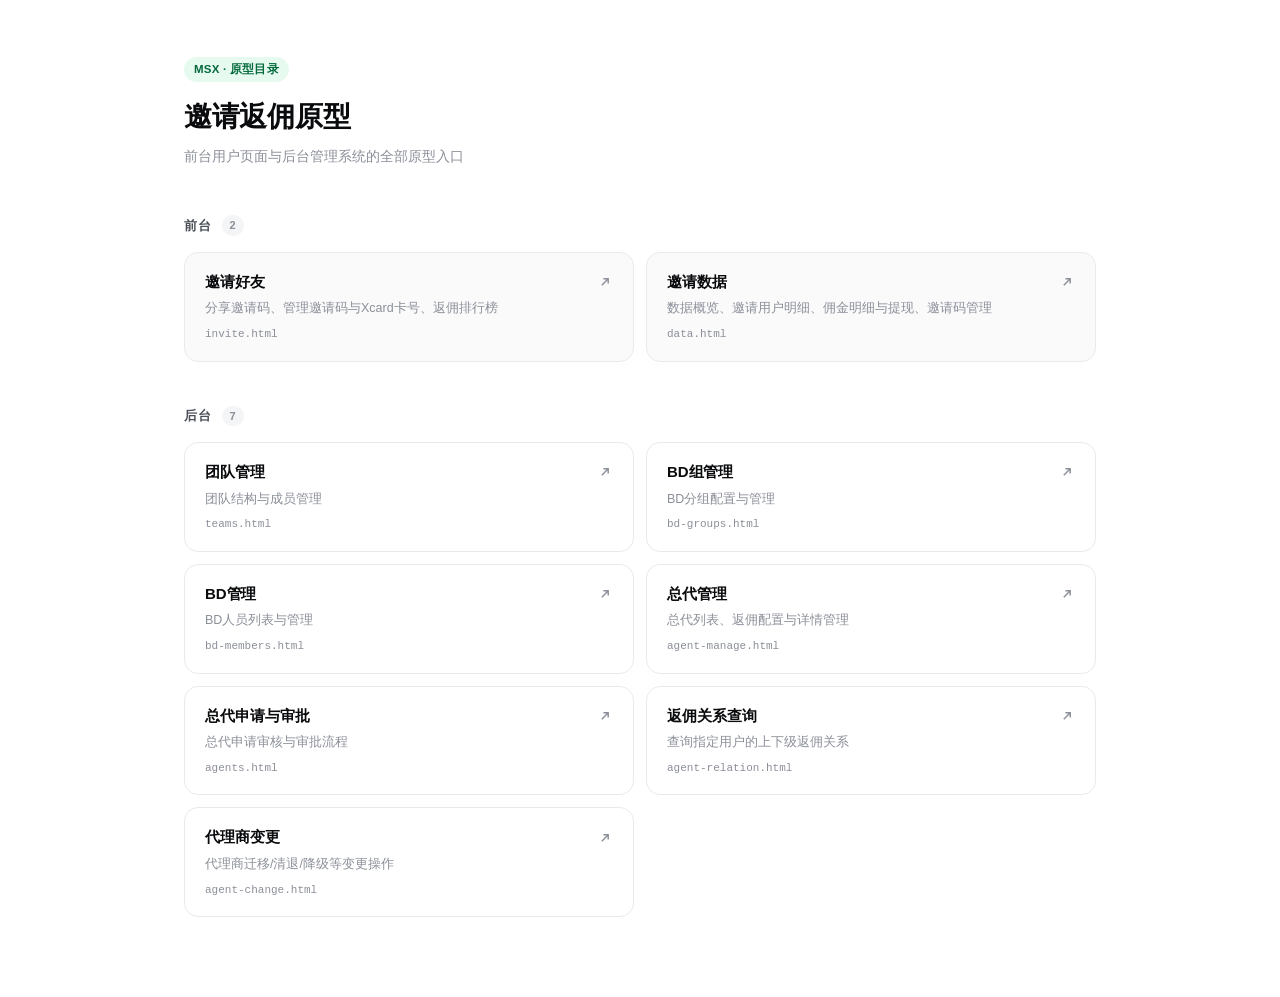
<file: index.html>
<!DOCTYPE html>
<html lang="zh-CN">
<head>
<meta charset="UTF-8">
<meta name="viewport" content="width=device-width, initial-scale=1.0">
<title>邀请返佣原型 · 目录</title>
<style>
  :root{
    --ink:#0a0b0d;
    --ink-soft:#4b4f57;
    --muted:#8b8f98;
    --line:#e9eaed;
    --line-soft:#f1f2f4;
    --surface:#ffffff;
    --surface-2:#fafafb;
    --surface-3:#f4f5f6;
    --accent:#00c569;
    --accent-ink:#046a3c;
    --accent-tint:#e6faf0;
    --radius:14px;
    --radius-sm:10px;
    --maxw:960px;
    --shadow-xs:0 1px 2px rgba(10,11,13,.04);
    --shadow-sm:0 2px 8px rgba(10,11,13,.05), 0 1px 2px rgba(10,11,13,.04);
    --ease:cubic-bezier(.2,.7,.3,1);
  }
  *,*::before,*::after{box-sizing:border-box;margin:0;padding:0;}
  body{
    font-family:-apple-system,BlinkMacSystemFont,'Segoe UI','PingFang SC','Microsoft YaHei',sans-serif;
    background:var(--surface);color:var(--ink);line-height:1.5;
    -webkit-font-smoothing:antialiased;
  }
  .wrap{max-width:var(--maxw);margin:0 auto;padding:56px 24px 80px;}
  .head{margin-bottom:48px;}
  .eyebrow{
    display:inline-flex;align-items:center;gap:6px;font-size:11.5px;font-weight:700;
    color:var(--accent-ink);background:var(--accent-tint);padding:4px 10px;border-radius:999px;
    margin-bottom:14px;letter-spacing:.02em;
  }
  h1{font-size:28px;font-weight:800;letter-spacing:-.01em;margin-bottom:8px;}
  .head p{font-size:14px;color:var(--muted);}
  .section + .section{margin-top:44px;}
  .section-title{
    display:flex;align-items:center;gap:10px;font-size:13px;font-weight:700;
    color:var(--ink-soft);text-transform:uppercase;letter-spacing:.06em;margin-bottom:16px;
  }
  .section-title .count{
    font-size:11px;font-weight:700;color:var(--muted);background:var(--surface-3);
    padding:2px 8px;border-radius:999px;letter-spacing:0;text-transform:none;
  }
  .grid{display:grid;grid-template-columns:repeat(2,1fr);gap:12px;}
  .card{
    display:flex;flex-direction:column;gap:6px;
    border:1px solid var(--line);border-radius:var(--radius);
    padding:18px 20px;background:var(--surface);text-decoration:none;color:inherit;
    transition:border-color .15s var(--ease),box-shadow .15s var(--ease),transform .15s var(--ease);
  }
  .card:hover{border-color:var(--ink-soft);box-shadow:var(--shadow-sm);transform:translateY(-1px);}
  .card-top{display:flex;align-items:center;justify-content:space-between;gap:10px;}
  .card-title{font-size:15px;font-weight:700;letter-spacing:-.005em;}
  .card-arrow{
    color:var(--muted);flex:none;transition:transform .15s var(--ease),color .15s var(--ease);
  }
  .card:hover .card-arrow{transform:translate(2px,-2px);color:var(--ink);}
  .card-desc{font-size:12.5px;color:var(--muted);}
  .card-file{font-size:11px;color:var(--muted);font-family:ui-monospace,'SF Mono',Menlo,monospace;margin-top:2px;}
  .card.primary{background:var(--surface-2);}

  @media (max-width:640px){
    .grid{grid-template-columns:1fr;}
    h1{font-size:24px;}
  }
</style>
</head>
<body>

<div class="wrap">
  <div class="head">
    <div class="eyebrow">MSX · 原型目录</div>
    <h1>邀请返佣原型</h1>
    <p>前台用户页面与后台管理系统的全部原型入口</p>
  </div>

  <div class="section">
    <div class="section-title">前台<span class="count">2</span></div>
    <div class="grid">
      <a class="card primary" target="_blank" rel="noopener" href="invite.html">
        <div class="card-top">
          <div class="card-title">邀请好友</div>
          <svg class="card-arrow" width="16" height="16" viewBox="0 0 20 20" fill="none" stroke="currentColor" stroke-width="1.8"><path d="M6 14L14 6M8 6h6v6"/></svg>
        </div>
        <div class="card-desc">分享邀请码、管理邀请码与Xcard卡号、返佣排行榜</div>
        <div class="card-file">invite.html</div>
      </a>
      <a class="card primary" target="_blank" rel="noopener" href="data.html">
        <div class="card-top">
          <div class="card-title">邀请数据</div>
          <svg class="card-arrow" width="16" height="16" viewBox="0 0 20 20" fill="none" stroke="currentColor" stroke-width="1.8"><path d="M6 14L14 6M8 6h6v6"/></svg>
        </div>
        <div class="card-desc">数据概览、邀请用户明细、佣金明细与提现、邀请码管理</div>
        <div class="card-file">data.html</div>
      </a>
    </div>
  </div>

  <div class="section">
    <div class="section-title">后台<span class="count">7</span></div>
    <div class="grid">
      <a class="card" target="_blank" rel="noopener" href="teams.html">
        <div class="card-top">
          <div class="card-title">团队管理</div>
          <svg class="card-arrow" width="16" height="16" viewBox="0 0 20 20" fill="none" stroke="currentColor" stroke-width="1.8"><path d="M6 14L14 6M8 6h6v6"/></svg>
        </div>
        <div class="card-desc">团队结构与成员管理</div>
        <div class="card-file">teams.html</div>
      </a>
      <a class="card" target="_blank" rel="noopener" href="bd-groups.html">
        <div class="card-top">
          <div class="card-title">BD组管理</div>
          <svg class="card-arrow" width="16" height="16" viewBox="0 0 20 20" fill="none" stroke="currentColor" stroke-width="1.8"><path d="M6 14L14 6M8 6h6v6"/></svg>
        </div>
        <div class="card-desc">BD分组配置与管理</div>
        <div class="card-file">bd-groups.html</div>
      </a>
      <a class="card" target="_blank" rel="noopener" href="bd-members.html">
        <div class="card-top">
          <div class="card-title">BD管理</div>
          <svg class="card-arrow" width="16" height="16" viewBox="0 0 20 20" fill="none" stroke="currentColor" stroke-width="1.8"><path d="M6 14L14 6M8 6h6v6"/></svg>
        </div>
        <div class="card-desc">BD人员列表与管理</div>
        <div class="card-file">bd-members.html</div>
      </a>
      <a class="card" target="_blank" rel="noopener" href="agent-manage.html">
        <div class="card-top">
          <div class="card-title">总代管理</div>
          <svg class="card-arrow" width="16" height="16" viewBox="0 0 20 20" fill="none" stroke="currentColor" stroke-width="1.8"><path d="M6 14L14 6M8 6h6v6"/></svg>
        </div>
        <div class="card-desc">总代列表、返佣配置与详情管理</div>
        <div class="card-file">agent-manage.html</div>
      </a>
      <a class="card" target="_blank" rel="noopener" href="agents.html">
        <div class="card-top">
          <div class="card-title">总代申请与审批</div>
          <svg class="card-arrow" width="16" height="16" viewBox="0 0 20 20" fill="none" stroke="currentColor" stroke-width="1.8"><path d="M6 14L14 6M8 6h6v6"/></svg>
        </div>
        <div class="card-desc">总代申请审核与审批流程</div>
        <div class="card-file">agents.html</div>
      </a>
      <a class="card" target="_blank" rel="noopener" href="agent-relation.html">
        <div class="card-top">
          <div class="card-title">返佣关系查询</div>
          <svg class="card-arrow" width="16" height="16" viewBox="0 0 20 20" fill="none" stroke="currentColor" stroke-width="1.8"><path d="M6 14L14 6M8 6h6v6"/></svg>
        </div>
        <div class="card-desc">查询指定用户的上下级返佣关系</div>
        <div class="card-file">agent-relation.html</div>
      </a>
      <a class="card" target="_blank" rel="noopener" href="agent-change.html">
        <div class="card-top">
          <div class="card-title">代理商变更</div>
          <svg class="card-arrow" width="16" height="16" viewBox="0 0 20 20" fill="none" stroke="currentColor" stroke-width="1.8"><path d="M6 14L14 6M8 6h6v6"/></svg>
        </div>
        <div class="card-desc">代理商迁移/清退/降级等变更操作</div>
        <div class="card-file">agent-change.html</div>
      </a>
    </div>
  </div>
</div>

</body>
</html>
</file>
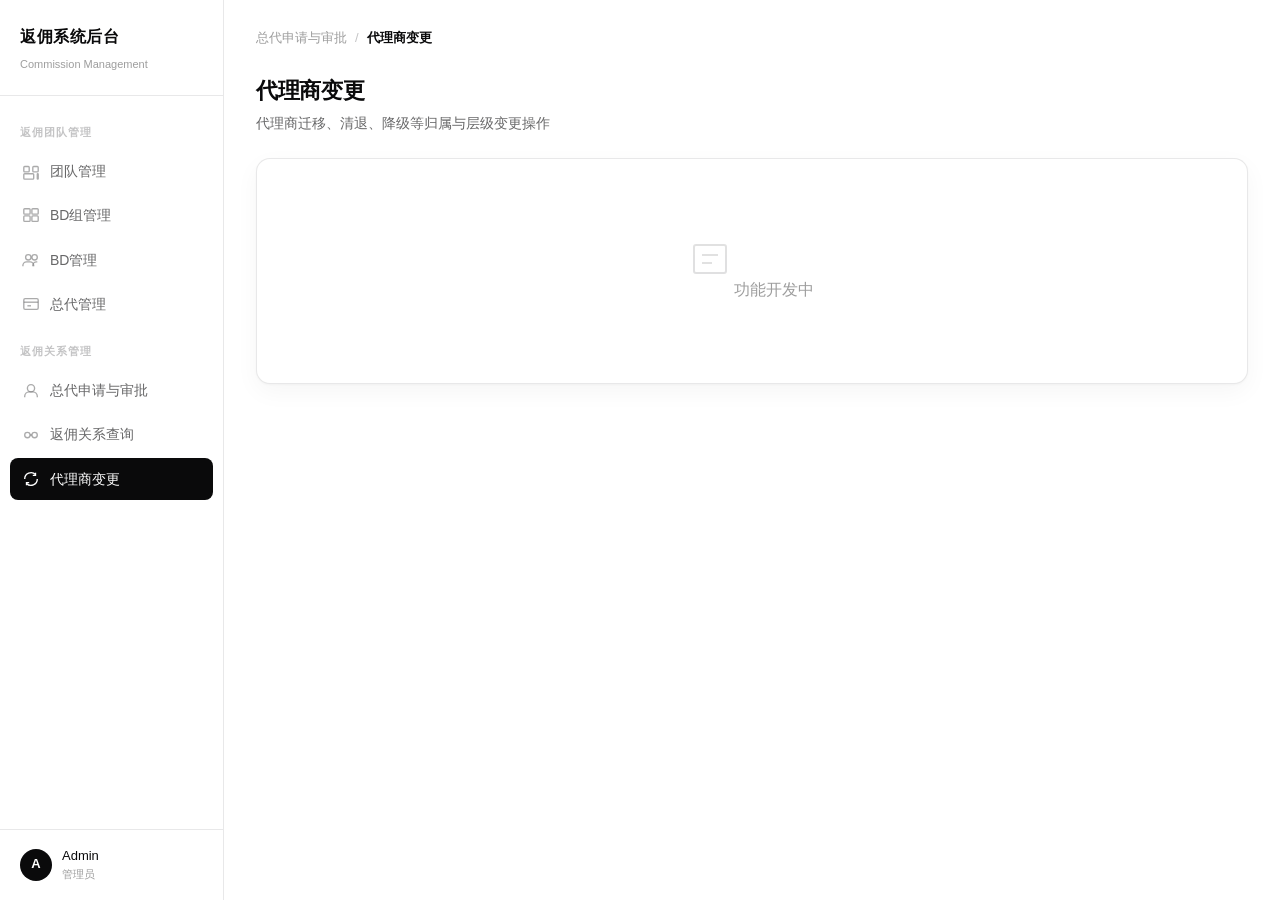
<file: agent-change.html>
<!DOCTYPE html>
<html lang="zh-CN">
<head>
<meta charset="UTF-8">
<meta name="viewport" content="width=device-width, initial-scale=1.0">
<title>返佣系统后台 - 代理商变更</title>
<link rel="stylesheet" href="common.css">
</head>
<body>
  <aside class="sidebar">
    <div class="sidebar-brand"><h1>返佣系统后台</h1><span>Commission Management</span></div>
    <nav class="sidebar-nav">
      <div class="sidebar-section">返佣团队管理</div>
      <a class="sidebar-item " href="teams.html"><svg viewBox="0 0 20 20" fill="none" stroke="currentColor" stroke-width="1.5"><rect x="2" y="5" width="6" height="6" rx="1"/><rect x="12" y="5" width="6" height="6" rx="1"/><rect x="2" y="13" width="11" height="6" rx="1"/><rect x="17" y="13" width="1" height="6" rx=".5"/></svg>团队管理</a>
      <a class="sidebar-item " href="bd-groups.html"><svg viewBox="0 0 20 20" fill="none" stroke="currentColor" stroke-width="1.5"><rect x="2" y="3" width="7" height="6" rx="1"/><rect x="11" y="3" width="7" height="6" rx="1"/><rect x="2" y="11" width="7" height="6" rx="1"/><rect x="11" y="11" width="7" height="6" rx="1"/></svg>BD组管理</a>
      <a class="sidebar-item " href="bd-members.html"><svg viewBox="0 0 20 20" fill="none" stroke="currentColor" stroke-width="1.5"><circle cx="7" cy="7" r="3"/><circle cx="14" cy="7" r="3"/><path d="M1 17v-1a4 4 0 014-4h4a4 4 0 014 4v1"/><path d="M12 17v-1a4 4 0 014-4h1"/></svg>BD管理</a>
      <a class="sidebar-item " href="agent-manage.html"><svg viewBox="0 0 20 20" fill="none" stroke="currentColor" stroke-width="1.5"><rect x="2" y="4" width="16" height="12" rx="1.5"/><path d="M2 8h16"/><path d="M6 12h4"/></svg>总代管理</a>
      <div class="sidebar-section">返佣关系管理</div>
      <a class="sidebar-item " href="agents.html"><svg viewBox="0 0 20 20" fill="none" stroke="currentColor" stroke-width="1.5"><circle cx="10" cy="8" r="4"/><path d="M3 18v-1a5 5 0 015-5h4a5 5 0 015 5v1"/></svg>总代申请与审批</a>
      <a class="sidebar-item " href="agent-relation.html"><svg viewBox="0 0 20 20" fill="none" stroke="currentColor" stroke-width="1.5"><circle cx="6" cy="10" r="3"/><circle cx="14" cy="10" r="3"/><path d="M9 10h2"/></svg>返佣关系查询</a>
      <a class="sidebar-item active" href="agent-change.html"><svg viewBox="0 0 20 20" fill="none" stroke="currentColor" stroke-width="1.5"><path d="M3 10a7 7 0 0112-4.9M17 10a7 7 0 01-12 4.9"/><path d="M15 3v3h-3M5 17v-3h3"/></svg>代理商变更</a>
    </nav>
    <div class="sidebar-footer"><div class="avatar">A</div><div class="info">Admin<small>管理员</small></div></div>
  </aside>
<div class="main">
  <div class="breadcrumb"><span>总代申请与审批</span><span class="sep">/</span><strong >代理商变更</strong></div>
  <div class="page-header">
    <div><h2>代理商变更</h2><p>代理商迁移、清退、降级等归属与层级变更操作</p></div>
  </div>
  <div class="card">
    <div class="empty-state" style="padding:80px 24px;">
      <svg width="40" height="40" viewBox="0 0 20 20" fill="none" stroke="currentColor" stroke-width="1"><rect x="2" y="3" width="16" height="14" rx="1"/><path d="M6 8h8M6 12h5"/></svg>
      功能开发中
    </div>
  </div>
</div>
</body>
</html>
</file>
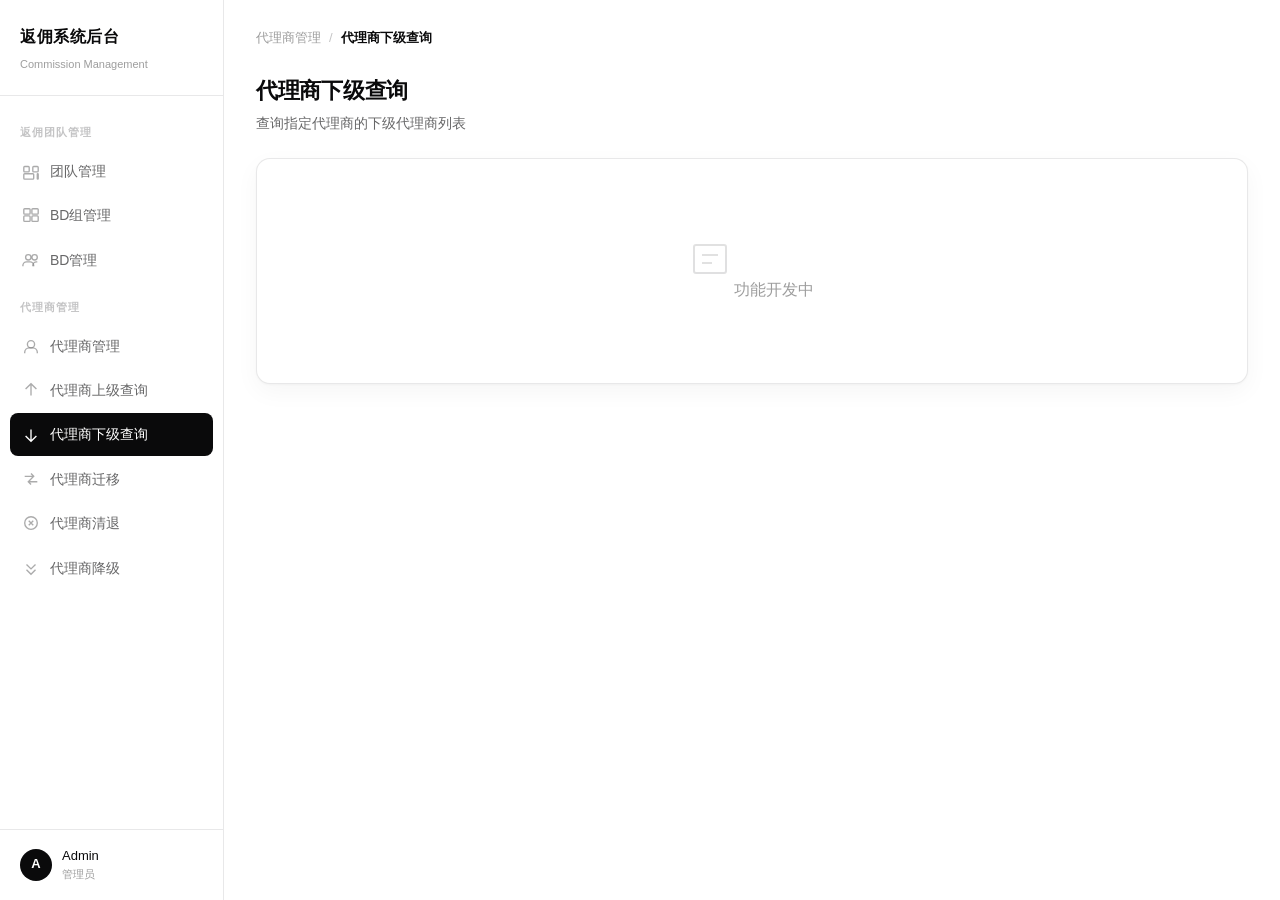
<file: agent-downline.html>
<!DOCTYPE html>
<html lang="zh-CN">
<head>
<meta charset="UTF-8">
<meta name="viewport" content="width=device-width, initial-scale=1.0">
<title>返佣系统后台 - 代理商下级查询</title>
<link rel="stylesheet" href="common.css">
</head>
<body>
  <aside class="sidebar">
    <div class="sidebar-brand"><h1>返佣系统后台</h1><span>Commission Management</span></div>
    <nav class="sidebar-nav">
      <div class="sidebar-section">返佣团队管理</div>
      <a class="sidebar-item " href="teams.html"><svg viewBox="0 0 20 20" fill="none" stroke="currentColor" stroke-width="1.5"><rect x="2" y="5" width="6" height="6" rx="1"/><rect x="12" y="5" width="6" height="6" rx="1"/><rect x="2" y="13" width="11" height="6" rx="1"/><rect x="17" y="13" width="1" height="6" rx=".5"/></svg>团队管理</a>
      <a class="sidebar-item " href="bd-groups.html"><svg viewBox="0 0 20 20" fill="none" stroke="currentColor" stroke-width="1.5"><rect x="2" y="3" width="7" height="6" rx="1"/><rect x="11" y="3" width="7" height="6" rx="1"/><rect x="2" y="11" width="7" height="6" rx="1"/><rect x="11" y="11" width="7" height="6" rx="1"/></svg>BD组管理</a>
      <a class="sidebar-item " href="bd-members.html"><svg viewBox="0 0 20 20" fill="none" stroke="currentColor" stroke-width="1.5"><circle cx="7" cy="7" r="3"/><circle cx="14" cy="7" r="3"/><path d="M1 17v-1a4 4 0 014-4h4a4 4 0 014 4v1"/><path d="M12 17v-1a4 4 0 014-4h1"/></svg>BD管理</a>
      <div class="sidebar-section">代理商管理</div>
      <a class="sidebar-item " href="agents.html"><svg viewBox="0 0 20 20" fill="none" stroke="currentColor" stroke-width="1.5"><circle cx="10" cy="8" r="4"/><path d="M3 18v-1a5 5 0 015-5h4a5 5 0 015 5v1"/></svg>代理商管理</a>
      <a class="sidebar-item " href="agent-upline.html"><svg viewBox="0 0 20 20" fill="none" stroke="currentColor" stroke-width="1.5"><path d="M10 16V4M4 9l6-6 6 6"/></svg>代理商上级查询</a>
      <a class="sidebar-item active" href="agent-downline.html"><svg viewBox="0 0 20 20" fill="none" stroke="currentColor" stroke-width="1.5"><path d="M10 4v12M4 11l6 6 6-6"/></svg>代理商下级查询</a>
      <a class="sidebar-item " href="agent-transfer.html"><svg viewBox="0 0 20 20" fill="none" stroke="currentColor" stroke-width="1.5"><path d="M3 7h10M10 4l3 3-3 3"/><path d="M17 13H7M10 10l-3 3 3 3"/></svg>代理商迁移</a>
      <a class="sidebar-item " href="agent-offboard.html"><svg viewBox="0 0 20 20" fill="none" stroke="currentColor" stroke-width="1.5"><circle cx="10" cy="10" r="7"/><path d="M7.5 7.5l5 5M12.5 7.5l-5 5"/></svg>代理商清退</a>
      <a class="sidebar-item " href="agent-demote.html"><svg viewBox="0 0 20 20" fill="none" stroke="currentColor" stroke-width="1.5"><path d="M5 6l5 5 5-5M5 12l5 5 5-5"/></svg>代理商降级</a>
    </nav>
    <div class="sidebar-footer"><div class="avatar">A</div><div class="info">Admin<small>管理员</small></div></div>
  </aside>
<div class="main">
  <div class="breadcrumb"><span>代理商管理</span><span class="sep">/</span><strong >代理商下级查询</strong></div>
  <div class="page-header">
    <div><h2>代理商下级查询</h2><p>查询指定代理商的下级代理商列表</p></div>
  </div>
  <div class="card">
    <div class="empty-state" style="padding:80px 24px;">
      <svg width="40" height="40" viewBox="0 0 20 20" fill="none" stroke="currentColor" stroke-width="1"><rect x="2" y="3" width="16" height="14" rx="1"/><path d="M6 8h8M6 12h5"/></svg>
      功能开发中
    </div>
  </div>
</div>
</body>
</html>
</file>
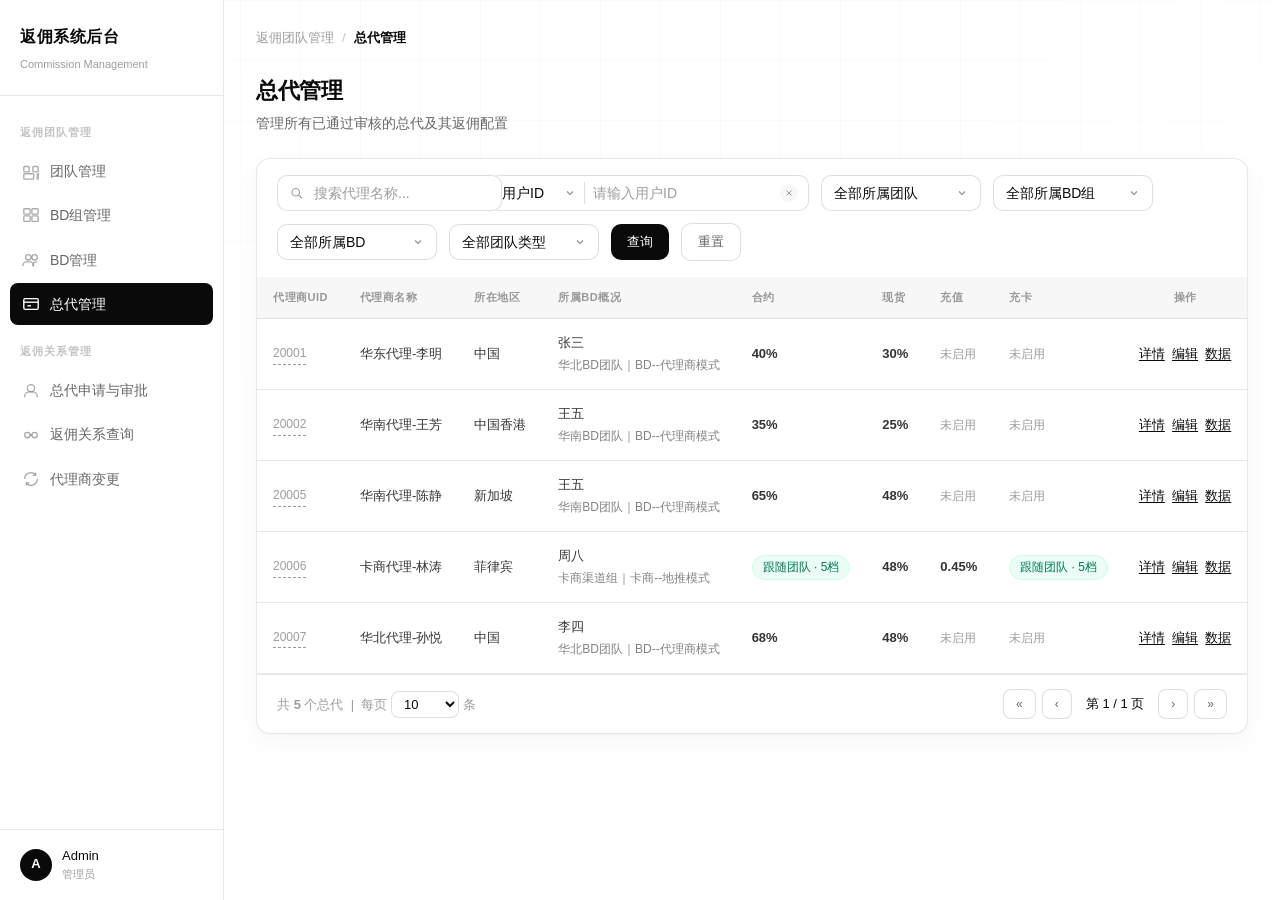
<file: agent-manage.html>
<!DOCTYPE html>
<html lang="zh-CN">
<head>
<meta charset="UTF-8">
<meta name="viewport" content="width=device-width, initial-scale=1.0">
<title>返佣系统后台 - 总代管理</title>
<link rel="stylesheet" href="common.css">
</head>
<body>
  <aside class="sidebar">
    <div class="sidebar-brand"><h1>返佣系统后台</h1><span>Commission Management</span></div>
    <nav class="sidebar-nav">
      <div class="sidebar-section">返佣团队管理</div>
      <a class="sidebar-item " href="teams.html"><svg viewBox="0 0 20 20" fill="none" stroke="currentColor" stroke-width="1.5"><rect x="2" y="5" width="6" height="6" rx="1"/><rect x="12" y="5" width="6" height="6" rx="1"/><rect x="2" y="13" width="11" height="6" rx="1"/><rect x="17" y="13" width="1" height="6" rx=".5"/></svg>团队管理</a>
      <a class="sidebar-item " href="bd-groups.html"><svg viewBox="0 0 20 20" fill="none" stroke="currentColor" stroke-width="1.5"><rect x="2" y="3" width="7" height="6" rx="1"/><rect x="11" y="3" width="7" height="6" rx="1"/><rect x="2" y="11" width="7" height="6" rx="1"/><rect x="11" y="11" width="7" height="6" rx="1"/></svg>BD组管理</a>
      <a class="sidebar-item " href="bd-members.html"><svg viewBox="0 0 20 20" fill="none" stroke="currentColor" stroke-width="1.5"><circle cx="7" cy="7" r="3"/><circle cx="14" cy="7" r="3"/><path d="M1 17v-1a4 4 0 014-4h4a4 4 0 014 4v1"/><path d="M12 17v-1a4 4 0 014-4h1"/></svg>BD管理</a>
      <a class="sidebar-item active" href="agent-manage.html"><svg viewBox="0 0 20 20" fill="none" stroke="currentColor" stroke-width="1.5"><rect x="2" y="4" width="16" height="12" rx="1.5"/><path d="M2 8h16"/><path d="M6 12h4"/></svg>总代管理</a>
      <div class="sidebar-section">返佣关系管理</div>
      <a class="sidebar-item " href="agents.html"><svg viewBox="0 0 20 20" fill="none" stroke="currentColor" stroke-width="1.5"><circle cx="10" cy="8" r="4"/><path d="M3 18v-1a5 5 0 015-5h4a5 5 0 015 5v1"/></svg>总代申请与审批</a>
      <a class="sidebar-item " href="agent-relation.html"><svg viewBox="0 0 20 20" fill="none" stroke="currentColor" stroke-width="1.5"><circle cx="6" cy="10" r="3"/><circle cx="14" cy="10" r="3"/><path d="M9 10h2"/></svg>返佣关系查询</a>
      <a class="sidebar-item " href="agent-change.html"><svg viewBox="0 0 20 20" fill="none" stroke="currentColor" stroke-width="1.5"><path d="M3 10a7 7 0 0112-4.9M17 10a7 7 0 01-12 4.9"/><path d="M15 3v3h-3M5 17v-3h3"/></svg>代理商变更</a>
    </nav>
    <div class="sidebar-footer"><div class="avatar">A</div><div class="info">Admin<small>管理员</small></div></div>
  </aside>
<div class="main">
  <div class="breadcrumb"><span>返佣团队管理</span><span class="sep">/</span><strong>总代管理</strong></div>
  <div class="page-header">
    <div><h2>总代管理</h2><p>管理所有已通过审核的总代及其返佣配置</p></div>
  </div>
  <div class="card">
    <div class="filter-bar">
      <div class="search-input"><svg width="15" height="15" viewBox="0 0 20 20" fill="none" stroke="currentColor" stroke-width="1.5"><circle cx="9" cy="9" r="5"/><path d="M13 13l4 4"/></svg><input class="form-input" placeholder="搜索代理名称..." id="am-name-filter"></div>
      <div class="combo-input">
        <select class="combo-select" id="am-user-type" onchange="updateAgentMgmtUserPlaceholder()">
          <option value="uid">用户ID</option>
          <option value="email">用户邮箱</option>
          <option value="wallet">钱包地址</option>
        </select>
        <input class="combo-text" placeholder="请输入用户ID" id="am-user-filter">
        <button class="combo-clear" onclick="clearAgentMgmtUserInput()" title="清空">
          <svg width="10" height="10" viewBox="0 0 20 20" fill="none" stroke="currentColor" stroke-width="2"><path d="M5 5l10 10M15 5L5 15"/></svg>
        </button>
      </div>
      <select class="form-select" style="width:160px;" id="am-team-filter" onchange="onAgentMgmtTeamFilterChange()"><option value="">全部所属团队</option></select>
      <select class="form-select" style="width:160px;" id="am-group-filter" onchange="onAgentMgmtGroupFilterChange()"><option value="">全部所属BD组</option></select>
      <select class="form-select" style="width:160px;" id="am-bd-filter"><option value="">全部所属BD</option></select>
      <select class="form-select" style="width:150px;" id="am-teamtype-filter"><option value="">全部团队类型</option><option value="BD--代理商模式">BD--代理商模式</option><option value="BD--地推模式">BD--地推模式</option><option value="卡商--地推模式">卡商--地推模式</option><option value="独立代理商模式">独立代理商模式</option></select>
      <button class="btn btn-primary" onclick="filterAgentMgmt()">查询</button>
      <button class="btn btn-secondary" onclick="resetAgentMgmtFilters()">重置</button>
    </div>
    <div class="table-wrap"><table id="agent-mgmt-table"></table></div>
    <div class="pagination" id="agent-mgmt-pagination"></div>
  </div>
</div>

<div class="modal-overlay" id="modal-agent-view">
  <div class="modal modal-wide">
    <div class="modal-header"><h3>总代详情</h3><button class="modal-close" onclick="closeAgentViewModal()">✕</button></div>
    <div class="modal-body">
      <div class="subsection-label">代理商信息</div>
      <div class="info-box" id="view-agent-info"></div>
      <div class="subsection-label">申请信息</div>
      <div class="info-box" id="view-agent-application"></div>
      <div class="subsection-label">所属BD团队信息</div>
      <div id="view-agent-bd-info"></div>
      <div class="subsection-label">最大返佣深度</div>
      <div class="info-box" id="view-agent-depth"></div>
      <div class="subsection-label">代理商返佣信息</div>
      <div id="view-agent-rates" style="display:flex;flex-direction:column;gap:12px;"></div>
    </div>
    <div class="modal-footer"><button class="btn btn-secondary" onclick="closeAgentViewModal()">关闭</button></div>
  </div>
</div>

<div class="modal-overlay" id="modal-agent-mgmt">
  <div class="modal">
    <div class="modal-header"><h3>编辑总代</h3><button class="modal-close" onclick="closeAgentMgmtModal()">✕</button></div>
    <div class="modal-body">
      <span class="form-hint" style="display:block;margin-bottom:16px;">仅可修改部分信息，其余信息（所属BD、返佣比例等）请前往「代理商变更」修改</span>
      <div class="form-grid">
        <div class="full"><div class="form-group"><label class="form-label">代理商名称 <span class="req">*</span></label><input class="form-input" id="am-name"></div></div>
        <div><div class="form-group"><label class="form-label">最大返佣深度 <span class="req">*</span></label><input class="form-input" type="number" min="1" max="10" id="am-depth"></div></div>
        <div><div class="form-group"><label class="form-label">所在地区</label><select class="form-select" id="am-region"><option value="">请选择</option></select></div></div>
        <div><div class="form-group"><label class="form-label">代理商联系邮箱</label><input class="form-input" id="am-email"></div></div>
        <div><div class="form-group"><label class="form-label">代理商手机</label><input class="form-input" id="am-phone"></div></div>
        <div><div class="form-group"><label class="form-label">代理商微信</label><input class="form-input" id="am-wechat"></div></div>
        <div><div class="form-group"><label class="form-label">代理商TG</label><input class="form-input" id="am-tg"></div></div>
      </div>
    </div>
    <div class="modal-footer"><button class="btn btn-secondary" onclick="closeAgentMgmtModal()">取消</button><button class="btn btn-primary" onclick="saveAgentMgmt()">保存</button></div>
  </div>
</div>

<script src="common.js"></script>
<script>
const ams = { data:[], filtered:[], page:1, size:10, editingId:null };
const agentUserPlaceholders = { uid:'请输入用户ID', email:'请输入用户邮箱', wallet:'请输入钱包地址' };

function updateAgentMgmtUserPlaceholder() {
  const type = document.getElementById('am-user-type').value;
  document.getElementById('am-user-filter').placeholder = agentUserPlaceholders[type] || '';
}

function clearAgentMgmtUserInput() {
  document.getElementById('am-user-filter').value = '';
  document.getElementById('am-user-filter').focus();
}

function lineTooltipHTML(l) {
  let rows = '';
  if (l.mode === 'tier' && l.tiers && l.tiers.length) {
    rows += l.tiers.map(function(t, i) {
      const lower = (i === 0 ? 0 : (l.tiers[i-1].amount || 0)).toLocaleString();
      const isLast = i === l.tiers.length - 1;
      const range = isLast ? ('&gt; ' + lower) : (lower + ' - ' + (t.amount||0).toLocaleString());
      return '<div class="hover-tip-row"><span>' + range + '</span><strong>' + t.rate + '%</strong></div>';
    }).join('');
  }
  if (l.requireActive || l.requireAmount) {
    const reqParts = [];
    if (l.requireActive) reqParts.push('必须激活U卡');
    if (l.requireAmount) reqParts.push('必须充值金额达标');
    rows += '<div class="hover-tip-row"><span>结算要求</span><strong>' + reqParts.join(' / ') + '</strong></div>';
  }
  return rows;
}

function buildBDInfoHTML(b) {
  const g = groupData.find(function(x) { return x.id === b.groupId; });
  const team = getBDTeam(b);
  const lineLabels = { co:'合约', spot:'现货', deposit:'充值', card:'充卡' };
  const enabledLines = team ? Object.keys(lineLabels).filter(function(k) { return (team.lines || {})[k] && team.lines[k].enabled; }) : [];
  return '<div class="info-box">'
    + '<div class="row">'
    + '<div class="item"><span class="label">BD姓名</span><span class="value">' + b.name + '</span></div>'
    + '<div class="item"><span class="label">是否组长</span><span class="value">' + (b.isLeader?'<span class="badge badge-indigo">是</span>':'<span class="badge badge-slate">否</span>') + '</span></div>'
    + '<div class="item"><span class="label">BD状态</span><span class="value">' + (b.status==='启用'?'<span class="badge badge-emerald">启用</span>':'<span class="badge badge-slate">禁用</span>') + '</span></div>'
    + '</div>'
    + '<div class="row rate-row">'
    + '<span class="label" style="align-self:center;">BD自有返佣比例</span>'
    + Object.keys(lineLabels).map(function(k) {
        const label = lineLabels[k];
        const tl = (team && team.lines || {})[k] || {};
        if (!tl.enabled) return '<span>' + label + ' <strong>未启用</strong></span>';
        if (tl.mode === 'tier') return '<span>' + label + ' <strong>跟随团队梯度</strong></span>';
        return '<span>' + label + ' <strong>' + ((b.lines || {})[k] || 0) + '%</strong></span>';
      }).join(' · ')
    + '</div>'
    + '<div class="row">'
    + '<div class="item"><span class="label">所属BD组</span><span class="value">' + getGroupName(b.groupId) + '</span></div>'
    + '<div class="item"><span class="label">组长</span><span class="value">' + (g ? g.leaderName : '未知') + '</span></div>'
    + '<div class="item"><span class="label">组内成员数</span><span class="value">' + (g ? g.memberCount : '-') + ' 人</span></div>'
    + '</div>'
    + '<div class="row">'
    + '<div class="item"><span class="label">所属团队</span><span class="value">' + (team ? team.name : '未知') + '</span></div>'
    + '<div class="item"><span class="label">团队类型</span><span class="value">' + (team ? team.type : '-') + '</span></div>'
    + '<div class="item"><span class="label">返佣深度</span><span class="value">' + (team ? team.depth + ' 级' : '-') + '</span></div>'
    + '<div class="item"><span class="label">返佣结算周期</span><span class="value">' + (team ? team.cycle : '-') + '</span></div>'
    + '<div class="item"><span class="label">状态</span><span class="value">' + (team ? (team.status==='enabled'?'<span class="badge badge-emerald">启用</span>':'<span class="badge badge-slate">停用</span>') : '-') + '</span></div>'
    + '</div>'
    + '<div class="row">'
    + '<div class="item"><span class="label">推荐绑卡</span><span class="value">' + (team ? (team.requireCard?'<span class="badge badge-amber">是</span>':'<span class="badge badge-slate">否</span>') : '-') + '</span></div>'
    + '<div class="item"><span class="label">叠加手续费</span><span class="value">' + (team ? (team.extraFee?'<span class="badge badge-amber">是</span>':'<span class="badge badge-slate">否</span>') : '-') + '</span></div>'
    + '<div class="item"><span class="label">已启用业务线</span><span class="value">' + (enabledLines.length ? enabledLines.map(function(k) { return lineLabels[k]; }).join('、') : '无') + '</span></div>'
    + '</div>'
    + '<div class="row rate-row">'
    + '<span class="label" style="align-self:center;">业务返佣设置</span>'
    + Object.keys(lineLabels).map(function(k) {
        const label = lineLabels[k];
        const l = (team && team.lines || {})[k] || {};
        if (!l.enabled) return '<span>' + label + ' <strong>未启用</strong></span>';
        const val = l.mode === 'tier' ? '阶梯' : l.rate + '%';
        const hasExtra = l.mode === 'tier' || l.requireActive || l.requireAmount;
        if (hasExtra) return '<span>' + label + ' <span class="hover-tip-wrap"><strong>' + val + '</strong><span class="hover-tip">' + lineTooltipHTML(l) + '</span></span></span>';
        return '<span>' + label + ' <strong>' + val + '</strong></span>';
      }).join(' · ')
    + '</div></div>';
}

function formatTierBadge(tiers) {
  if (!tiers || !tiers.length) return '<span class="form-hint">未设置</span>';
  var rows = '';
  for (var i = 0; i < tiers.length; i++) {
    var t = tiers[i];
    var prevAmt = i > 0 ? tiers[i-1].amount : 0;
    var range = t.amount ? (prevAmt ? '$' + (prevAmt>=1e6?(prevAmt/1e6).toFixed(0)+'M':(prevAmt/1e3).toFixed(0)+'K') + ' < ' : '') + '≤$' + (t.amount>=1e6?(t.amount/1e6).toFixed(0)+'M':(t.amount/1e3).toFixed(0)+'K') : '>$' + (prevAmt>=1e6?(prevAmt/1e6).toFixed(0)+'M':(prevAmt/1e3).toFixed(0)+'K');
    rows += '<div class="tier-popover-row"><span class="tier-amount">' + range + '</span><span class="tier-rate">' + t.rate + '%</span></div>';
  }
  return '<span class="tier-badge badge badge-emerald">跟随团队 · ' + tiers.length + '档<div class="tier-popover"><div class="tier-popover-header"><span>累计交易额</span><span>返佣比例</span></div><div class="tier-popover-body">' + rows + '</div></div></span>';
}

function agentRateCell(team, key, rateVal) {
  var tl = team && team.lines ? team.lines[key] : null;
  if (!tl || !tl.enabled) return '<span class="form-hint">未启用</span>';
  if (tl.mode === 'tier') return formatTierBadge(tl.tiers);
  return '<strong>' + (rateVal||0) + '%</strong>';
}

function buildTierScheduleHTML(l) {
  let rows = '';
  if (l.tiers && l.tiers.length) {
    rows += l.tiers.map(function(t, i) {
      const lower = (i === 0 ? 0 : (l.tiers[i-1].amount || 0)).toLocaleString();
      const isLast = i === l.tiers.length - 1;
      const range = isLast ? ('&gt; ' + lower) : (lower + ' - ' + (t.amount||0).toLocaleString());
      return '<div style="display:flex;justify-content:space-between;padding:3px 0;font-size:12px;"><span style="color:rgba(9,9,11,.5);">' + range + '</span><span style="font-weight:500;">' + t.rate + '%</span></div>';
    }).join('');
  }
  return '<div style="border:1px solid var(--glass-border);border-radius:6px;padding:2px 12px;margin-top:6px;background:var(--glass-bg);">' + rows + '</div>';
}

function renderAgentMgmt() {
  ams.data = agentData.filter(function(a) { return a.reviewStatus === '已通过'; });
  ams.filtered = ams.data.slice();
  ams.page = 1;
  updateAgentMgmtTeamFilterOptions();
  renderAgentMgmtTable();
}

function updateAgentMgmtTeamFilterOptions() {
  const sel = document.getElementById('am-team-filter');
  if (!sel) return;
  const val = sel.value;
  sel.innerHTML = '<option value="">全部所属团队</option>' + teamData.map(t => '<option value="' + t.id + '" ' + (String(t.id)===val?'selected':'') + '>' + t.name + '</option>').join('');
  populateAgentMgmtGroupFilter();
  populateAgentMgmtBDFilter();
}

function populateAgentMgmtGroupFilter() {
  const teamId = document.getElementById('am-team-filter')?.value || '';
  const sel = document.getElementById('am-group-filter');
  if (!sel) return;
  const val = sel.value;
  const groups = teamId ? groupData.filter(g => g.teamId === parseInt(teamId)) : groupData;
  sel.innerHTML = '<option value="">全部所属BD组</option>' + groups.map(g => '<option value="' + g.id + '" ' + (String(g.id)===val && groups.some(x=>String(x.id)===val)?'selected':'') + '>' + g.name + '</option>').join('');
}

function populateAgentMgmtBDFilter() {
  const teamId = document.getElementById('am-team-filter')?.value || '';
  const groupId = document.getElementById('am-group-filter')?.value || '';
  const sel = document.getElementById('am-bd-filter');
  if (!sel) return;
  const val = sel.value;
  let bds = bdData;
  if (groupId) bds = bds.filter(b => b.groupId === parseInt(groupId));
  else if (teamId) { const groupIds = groupData.filter(g => g.teamId === parseInt(teamId)).map(g => g.id); bds = bds.filter(b => groupIds.includes(b.groupId)); }
  sel.innerHTML = '<option value="">全部所属BD</option>' + bds.map(b => '<option value="' + b.id + '" ' + (String(b.id)===val && bds.some(x=>String(x.id)===val)?'selected':'') + '>' + b.name + '</option>').join('');
}

function onAgentMgmtTeamFilterChange() { populateAgentMgmtGroupFilter(); populateAgentMgmtBDFilter(); }
function onAgentMgmtGroupFilterChange() { populateAgentMgmtBDFilter(); }

function filterAgentMgmt() {
  const name = (document.getElementById('am-name-filter')?.value || '').toLowerCase();
  const userType = document.getElementById('am-user-type')?.value || 'uid';
  const userKw = (document.getElementById('am-user-filter')?.value || '').trim().toLowerCase();
  const teamId = document.getElementById('am-team-filter')?.value || '';
  const groupId = document.getElementById('am-group-filter')?.value || '';
  const bdId = document.getElementById('am-bd-filter')?.value || '';
  const teamType = document.getElementById('am-teamtype-filter')?.value || '';
  ams.filtered = ams.data.filter(a => {
    if (name && !a.name.toLowerCase().includes(name)) return false;
    if (userKw) {
      const field = userType === 'email' ? (a.email||'') : userType === 'wallet' ? (a.wallet||'') : (a.uid||'');
      if (!field.toLowerCase().includes(userKw)) return false;
    }
    const bd = bdData.find(b => b.id === a.bdId);
    if (bdId && a.bdId !== parseInt(bdId)) return false;
    if (!bdId && (groupId || teamId)) {
      if (!bd) return false;
      if (groupId && bd.groupId !== parseInt(groupId)) return false;
      if (teamId) { const g = groupData.find(x => x.id === bd.groupId); if (!g || g.teamId !== parseInt(teamId)) return false; }
    }
    if (teamType && (!bd || getBDTeamType(bd) !== teamType)) return false;
    return true;
  });
  ams.page = 1; renderAgentMgmtTable();
}

function resetAgentMgmtFilters() {
  document.getElementById('am-name-filter').value = '';
  document.getElementById('am-user-type').value = 'uid';
  document.getElementById('am-user-filter').value = '';
  updateAgentMgmtUserPlaceholder();
  document.getElementById('am-teamtype-filter').value = '';
  document.getElementById('am-team-filter').value = '';
  populateAgentMgmtGroupFilter();
  populateAgentMgmtBDFilter();
  ams.filtered = ams.data.slice(); ams.page = 1; renderAgentMgmtTable();
}

function renderAgentMgmtTable() {
  const sorted = ams.filtered;
  const total = sorted.length;
  const pages = Math.max(1, Math.ceil(total / ams.size));
  if (ams.page > pages) ams.page = pages;
  const start = (ams.page - 1) * ams.size;
  const pageData = sorted.slice(start, start + ams.size);

  document.getElementById('agent-mgmt-table').innerHTML = `
    <thead><tr>
      <th>代理商UID</th><th>代理商名称</th><th>所在地区</th><th>所属BD概况</th>
      <th>合约</th><th>现货</th><th>充值</th><th>充卡</th>
      <th style="text-align:center">状态</th><th>联系方式</th>
      <th class="sticky-col" style="text-align:center">操作</th>
    </tr></thead>
    <tbody>${pageData.length === 0 ? `<tr><td colspan="11"><div class="empty-state"><svg width="40" height="40" viewBox="0 0 20 20" fill="none" stroke="currentColor" stroke-width="1"><rect x="2" y="3" width="16" height="14" rx="1"/><path d="M6 8h8M6 12h5"/></svg>没有找到匹配的总代</div></td></tr>` : pageData.map(a => {
      const bd = bdData.find(b => b.id === a.bdId);
      const team = bd ? getBDTeam(bd) : null;
      const contactParts = [a.phone && ('手机 ' + a.phone), a.wechat && ('微信 ' + a.wechat), a.tg && ('TG ' + a.tg)].filter(Boolean);
      return `
      <tr>
        <td style="color:rgba(9,9,11,.40);font-size:12px;">${(a.email || a.wallet)
          ? `<span class="hover-tip-wrap"><span>${a.uid||'-'}</span><span class="hover-tip">${[a.email && ('邮箱 '+a.email), a.wallet && ('钱包地址 '+a.wallet)].filter(Boolean).map(p => `<div class="hover-tip-row"><span>${p}</span></div>`).join('')}</span></span>`
          : (a.uid||'-')}</td>
        <td style="font-weight:500;">${a.name}</td>
        <td>${a.region||'-'}</td>
        <td>${bd ? `<div style="font-weight:500;">${bd.name}</div><div style="font-size:12px;color:rgba(9,9,11,.5);margin-top:2px;">${team ? team.name : '-'}｜${team ? team.type : '-'}</div>` : '-'}</td>
        <td>${agentRateCell(team,'co',a.coRate)}</td>
        <td>${agentRateCell(team,'spot',a.spotRate)}</td>
        <td>${agentRateCell(team,'deposit',a.depositRate)}</td>
        <td>${agentRateCell(team,'card',a.cardRate)}</td>
        <td style="text-align:center;">${a.status==='禁用' ? '<span class="badge badge-slate">禁用</span>' : '<span class="badge badge-emerald">启用</span>'}</td>
        <td>${contactParts.length
          ? `<span class="hover-tip-wrap" style="font-size:13px;"><span>${a.email||'-'}</span><span class="hover-tip">${contactParts.map(p => `<div class="hover-tip-row"><span>${p}</span></div>`).join('')}</span></span>`
          : `<span style="font-size:13px;">${a.email||'-'}</span>`}</td>
        <td class="sticky-col" style="text-align:center;"><a class="link" href="javascript:openAgentViewModal(${a.id})">详情</a> &nbsp;<a class="link" href="javascript:editAgentMgmt(${a.id})">编辑</a> &nbsp;<a class="link" href="javascript:openAgentDataPage(${a.id})">数据</a></td>
      </tr>`;
    }).join('')}</tbody>`;

  document.getElementById('agent-mgmt-pagination').innerHTML = `
    <div class="pagination-info">共 <strong>${total}</strong> 个总代 &nbsp;|&nbsp; 每页
      <select class="page-size-select" onchange="ams.size=parseInt(this.value);ams.page=1;renderAgentMgmtTable()">${[5,10,20,50].map(v => `<option value="${v}" ${ams.size===v?'selected':''}>${v}</option>`).join('')}</select> 条</div>
    <div class="pagination-btns">
      <button class="btn btn-secondary btn-sm" onclick="ams.page=1;renderAgentMgmtTable()" ${ams.page<=1?'disabled':''}>«</button>
      <button class="btn btn-secondary btn-sm" onclick="ams.page--;renderAgentMgmtTable()" ${ams.page<=1?'disabled':''}>‹</button>
      <span style="font-size:13px;padding:0 8px;">第 ${ams.page} / ${pages} 页</span>
      <button class="btn btn-secondary btn-sm" onclick="ams.page++;renderAgentMgmtTable()" ${ams.page>=pages?'disabled':''}>›</button>
      <button class="btn btn-secondary btn-sm" onclick="ams.page=pages;renderAgentMgmtTable()" ${ams.page>=pages?'disabled':''}>»</button>
    </div>`;
}

function openAgentDataPage(id) {
  alert('跳转到代理商数据详情页（原型暂未提供该页面）');
}

function openAgentViewModal(id) {
  const a = agentData.find(function(x) { return x.id === id; });
  if (!a) return;
  const bd = bdData.find(function(x) { return x.id === a.bdId; });
  const team = bd ? getBDTeam(bd) : null;
  const socials = a.socials || [];

  document.getElementById('view-agent-info').innerHTML = `
    <div class="row">
      <div class="item"><span class="label">代理商UID</span><span class="value">${a.uid||'-'}</span></div>
      <div class="item"><span class="label">代理商名称</span><span class="value">${a.name}</span></div>
    </div>
    <div class="row">
      <div class="item"><span class="label">代理商联系邮箱</span><span class="value">${a.email||'-'}</span></div>
      <div class="item"><span class="label">代理商注册邮箱</span><span class="value">${a.regEmail||'-'}</span></div>
    </div>
    <div class="row">
      <div class="item"><span class="label">代理商手机</span><span class="value">${a.phone||'-'}</span></div>
      <div class="item"><span class="label">代理商TG</span><span class="value">${a.tg||'-'}</span></div>
      <div class="item"><span class="label">代理商微信</span><span class="value">${a.wechat||'-'}</span></div>
    </div>`;

  document.getElementById('view-agent-application').innerHTML = `
    <div class="row">
      <div class="item"><span class="label">申请人</span><span class="value">${a.applicant||'-'}</span></div>
      <div class="item"><span class="label">所在地区</span><span class="value">${a.region||'-'}</span></div>
      <div class="item"><span class="label">有交易所经验</span><span class="value">${a.hasExp ? '是' : '否'}</span></div>
    </div>
    <div class="row">
      <div class="item"><span class="label">预期用户数</span><span class="value">${a.expUsers||0}</span></div>
      <div class="item"><span class="label">预期交易量</span><span class="value">${a.expVolume||0}</span></div>
    </div>
    <div class="row">
      <div class="item" style="flex:1;">
        <span class="label">社媒情况</span>
        ${socials.length ? `<div style="margin-top:8px;display:flex;flex-direction:column;gap:8px;">${socials.map(s => `
          <div style="border:1px solid var(--glass-border);border-radius:8px;padding:10px 12px;">
            <div style="display:flex;justify-content:space-between;align-items:center;gap:12px;">
              <span style="font-weight:500;">${s.platform||'未选平台'}</span>
              <span style="font-size:12px;color:rgba(9,9,11,.5);flex-shrink:0;">${s.count||0} 人</span>
            </div>
            <div style="font-size:12px;color:rgba(9,9,11,.5);margin-top:4px;word-break:break-all;">${s.link||'未填写链接'}</div>
            ${s.desc ? `<div style="font-size:13px;font-weight:400;margin-top:6px;">${s.desc}</div>` : ''}
          </div>`).join('')}</div>` : '<span class="value" style="font-weight:400;">无</span>'}
      </div>
    </div>
    <div class="row rate-row">
      <span>期望合约返佣比例 <strong>${a.coRate}%</strong></span>
      <span>期望现货返佣比例 <strong>${a.spotRate}%</strong></span>
      <span>期望充值返佣比例 <strong>${a.depositRate}%</strong></span>
      <span>期望充卡返佣比例 <strong>${a.cardRate}%</strong></span>
    </div>`;

  document.getElementById('view-agent-bd-info').innerHTML = bd ? buildBDInfoHTML(bd) : '<div class="form-hint">未关联BD</div>';

  document.getElementById('view-agent-depth').innerHTML = `
    <div class="row"><div class="item"><span class="label">最大返佣深度</span><span class="value">${a.depth || 1} 级</span></div></div>`;

  const lineLabels = { co:'合约', spot:'现货', deposit:'充值', card:'充卡' };
  const rateKeys = { co:'coRate', spot:'spotRate', deposit:'depositRate', card:'cardRate' };
  document.getElementById('view-agent-rates').innerHTML = Object.keys(lineLabels).map(function(k) {
    const label = lineLabels[k];
    const tl = (team && team.lines || {})[k] || {};
    const approvedField = 'approved' + k.charAt(0).toUpperCase() + k.slice(1) + 'Rate';
    const rateVal = a[approvedField] != null ? a[approvedField] : a[rateKeys[k]];
    const yesNo = function(v) { return v ? '<span class="badge badge-amber">是</span>' : '<span class="badge badge-slate">否</span>'; };
    let body = '<div class="row">'
      + '<div class="item"><span class="label">是否启用</span><span class="value">' + yesNo(!!tl.enabled) + '</span></div>';
    if (tl.enabled) {
      body += '<div class="item"><span class="label">方式</span><span class="value">' + (tl.mode === 'tier' ? '阶梯' : '绝对') + '</span></div>';
      if (tl.mode !== 'tier') body += '<div class="item"><span class="label">返佣比例</span><span class="value">' + (rateVal||0) + '%</span></div>';
    }
    body += '</div>';
    if (tl.enabled) {
      body += '<div class="row">'
        + '<div class="item"><span class="label">是否必须激活U卡</span><span class="value">' + yesNo(!!tl.requireActive) + '</span></div>'
        + '<div class="item"><span class="label">是否必须充值达标</span><span class="value">' + yesNo(!!tl.requireAmount) + '</span></div>'
        + '</div>';
      if (tl.mode === 'tier') body += '<div class="row"><div class="item" style="flex:1;"><span class="label">显示阶梯</span>' + buildTierScheduleHTML(tl) + '</div></div>';
    }
    return '<div class="info-box"><div class="row"><div class="item"><span class="label" style="font-size:13px;font-weight:600;color:var(--text);">' + label + '返佣信息</span></div></div>' + body + '</div>';
  }).join('');

  document.getElementById('modal-agent-view').classList.add('open');
}

function closeAgentViewModal() { document.getElementById('modal-agent-view').classList.remove('open'); }

function closeAgentMgmtModal() { document.getElementById('modal-agent-mgmt').classList.remove('open'); }

function editAgentMgmt(id) {
  ams.editingId = id;
  const a = agentData.find(function(x) { return x.id === id; });
  if (!a) return;
  document.getElementById('am-name').value = a.name;
  document.getElementById('am-depth').value = a.depth || 1;
  populateCountrySelect('am-region', a.region || '');
  document.getElementById('am-email').value = a.email || '';
  document.getElementById('am-phone').value = a.phone || '';
  document.getElementById('am-wechat').value = a.wechat || '';
  document.getElementById('am-tg').value = a.tg || '';
  document.getElementById('modal-agent-mgmt').classList.add('open');
}

function saveAgentMgmt() {
  if (!ams.editingId) return;
  const name = document.getElementById('am-name').value.trim();
  const depth = document.getElementById('am-depth').value;
  if (!name) return alert('请填写代理商名称');
  if (!depth) return alert('请填写最大返佣深度');
  const idx = agentData.findIndex(function(x) { return x.id === ams.editingId; });
  if (idx < 0) return;
  agentData[idx].name = name;
  agentData[idx].depth = parseInt(depth) || 1;
  agentData[idx].region = document.getElementById('am-region').value.trim();
  agentData[idx].email = document.getElementById('am-email').value.trim();
  agentData[idx].phone = document.getElementById('am-phone').value.trim();
  agentData[idx].wechat = document.getElementById('am-wechat').value.trim();
  agentData[idx].tg = document.getElementById('am-tg').value.trim();
  agentData[idx].updatedBy = 'admin';
  agentData[idx].updatedAt = now();
  closeAgentMgmtModal();
  renderAgentMgmt();
}

document.getElementById('modal-agent-mgmt').addEventListener('click', function(e) { if (e.target === this) closeAgentMgmtModal(); });
document.getElementById('modal-agent-view').addEventListener('click', function(e) { if (e.target === this) closeAgentViewModal(); });

renderAgentMgmt();
</script>

</body>
</html>
</file>
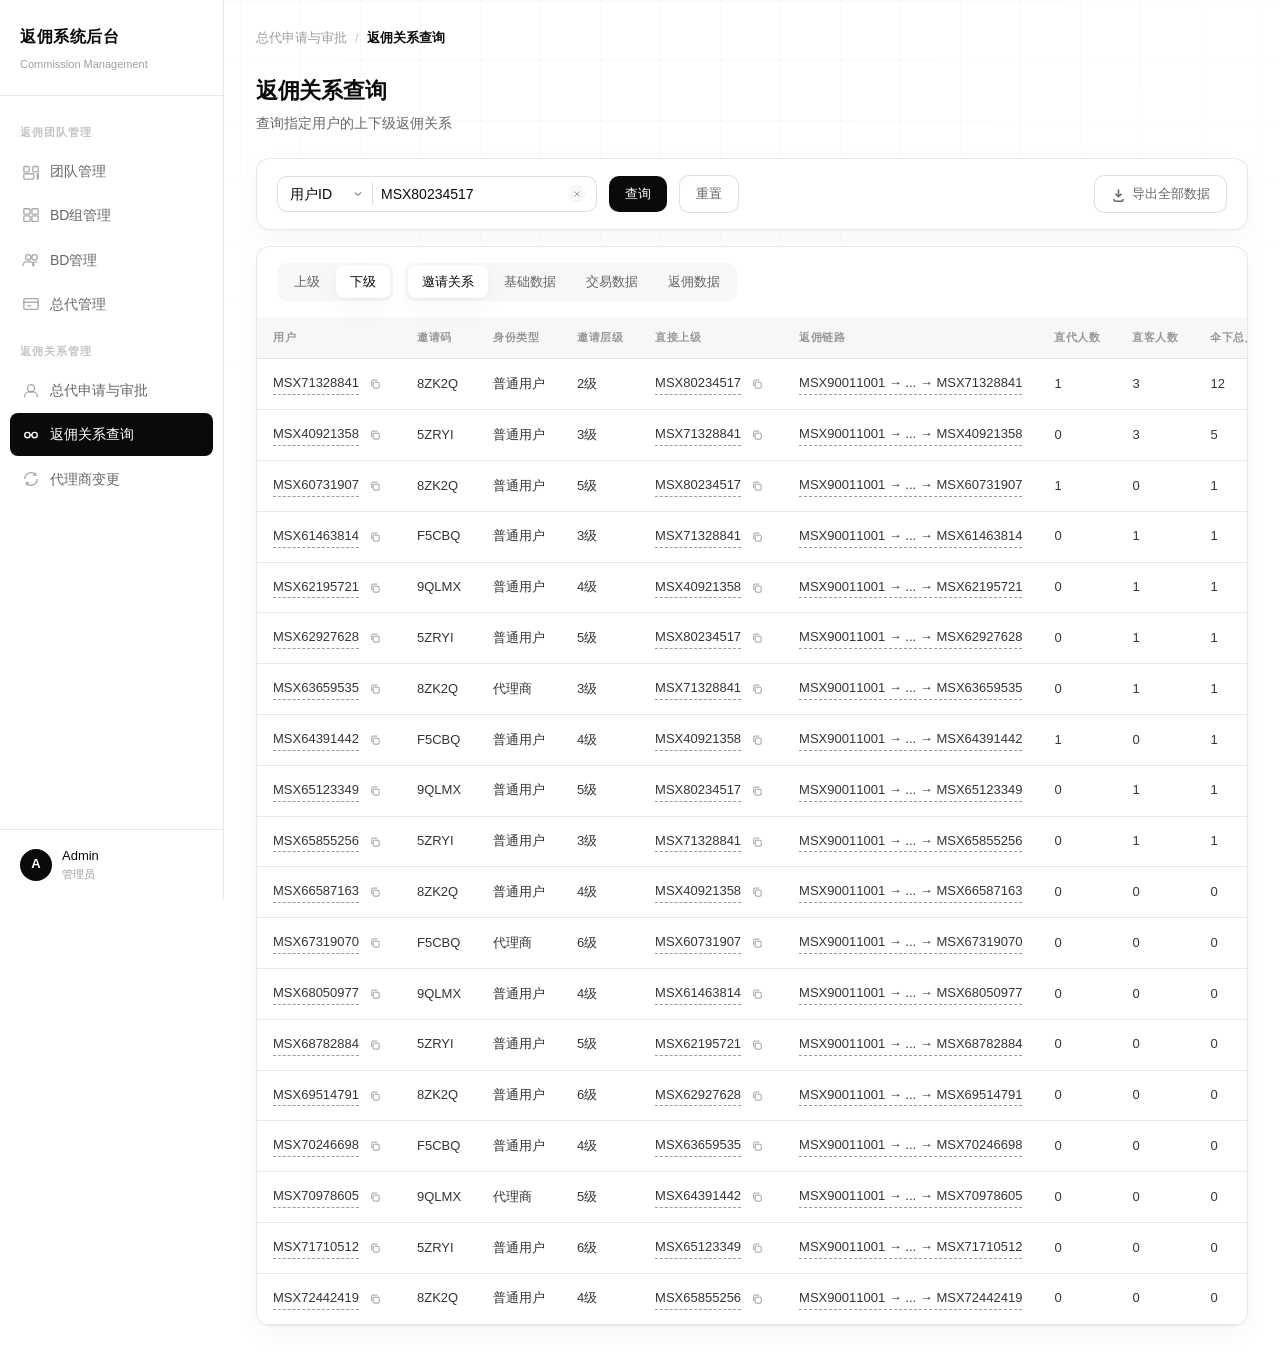
<file: agent-relation.html>
<!DOCTYPE html>
<html lang="zh-CN">
<head>
<meta charset="UTF-8">
<meta name="viewport" content="width=device-width, initial-scale=1.0">
<title>返佣系统后台 - 返佣关系查询</title>
<link rel="stylesheet" href="common.css">
</head>
<body>
  <aside class="sidebar">
    <div class="sidebar-brand"><h1>返佣系统后台</h1><span>Commission Management</span></div>
    <nav class="sidebar-nav">
      <div class="sidebar-section">返佣团队管理</div>
      <a class="sidebar-item " href="teams.html"><svg viewBox="0 0 20 20" fill="none" stroke="currentColor" stroke-width="1.5"><rect x="2" y="5" width="6" height="6" rx="1"/><rect x="12" y="5" width="6" height="6" rx="1"/><rect x="2" y="13" width="11" height="6" rx="1"/><rect x="17" y="13" width="1" height="6" rx=".5"/></svg>团队管理</a>
      <a class="sidebar-item " href="bd-groups.html"><svg viewBox="0 0 20 20" fill="none" stroke="currentColor" stroke-width="1.5"><rect x="2" y="3" width="7" height="6" rx="1"/><rect x="11" y="3" width="7" height="6" rx="1"/><rect x="2" y="11" width="7" height="6" rx="1"/><rect x="11" y="11" width="7" height="6" rx="1"/></svg>BD组管理</a>
      <a class="sidebar-item " href="bd-members.html"><svg viewBox="0 0 20 20" fill="none" stroke="currentColor" stroke-width="1.5"><circle cx="7" cy="7" r="3"/><circle cx="14" cy="7" r="3"/><path d="M1 17v-1a4 4 0 014-4h4a4 4 0 014 4v1"/><path d="M12 17v-1a4 4 0 014-4h1"/></svg>BD管理</a>
      <a class="sidebar-item " href="agent-manage.html"><svg viewBox="0 0 20 20" fill="none" stroke="currentColor" stroke-width="1.5"><rect x="2" y="4" width="16" height="12" rx="1.5"/><path d="M2 8h16"/><path d="M6 12h4"/></svg>总代管理</a>
      <div class="sidebar-section">返佣关系管理</div>
      <a class="sidebar-item " href="agents.html"><svg viewBox="0 0 20 20" fill="none" stroke="currentColor" stroke-width="1.5"><circle cx="10" cy="8" r="4"/><path d="M3 18v-1a5 5 0 015-5h4a5 5 0 015 5v1"/></svg>总代申请与审批</a>
      <a class="sidebar-item active" href="agent-relation.html"><svg viewBox="0 0 20 20" fill="none" stroke="currentColor" stroke-width="1.5"><circle cx="6" cy="10" r="3"/><circle cx="14" cy="10" r="3"/><path d="M9 10h2"/></svg>返佣关系查询</a>
      <a class="sidebar-item " href="agent-change.html"><svg viewBox="0 0 20 20" fill="none" stroke="currentColor" stroke-width="1.5"><path d="M3 10a7 7 0 0112-4.9M17 10a7 7 0 01-12 4.9"/><path d="M15 3v3h-3M5 17v-3h3"/></svg>代理商变更</a>
    </nav>
    <div class="sidebar-footer"><div class="avatar">A</div><div class="info">Admin<small>管理员</small></div></div>
  </aside>
<div class="main">
  <div class="breadcrumb"><span>总代申请与审批</span><span class="sep">/</span><strong >返佣关系查询</strong></div>
  <div class="page-header">
    <div><h2>返佣关系查询</h2><p>查询指定用户的上下级返佣关系</p></div>
  </div>
  <div class="card" style="margin-bottom:16px;">
    <div class="filter-bar">
      <div class="combo-input">
        <select class="combo-select" id="rf-user-type" onchange="updateRelationUserPlaceholder()">
          <option value="uid">用户ID</option>
          <option value="email">用户邮箱</option>
          <option value="wallet">钱包地址</option>
        </select>
        <input class="combo-text" placeholder="请输入用户ID" id="rf-user-filter" value="MSX80234517">
        <button class="combo-clear" onclick="clearRelationUserInput()" title="清空">
          <svg width="10" height="10" viewBox="0 0 20 20" fill="none" stroke="currentColor" stroke-width="2"><path d="M5 5l10 10M15 5L5 15"/></svg>
        </button>
      </div>
      <button class="btn btn-primary" onclick="queryRelation()">查询</button>
      <button class="btn btn-secondary" onclick="resetRelationFilter()">重置</button>
      <button class="btn btn-secondary" style="margin-left:auto;" onclick="openExportModal()">
        <svg width="15" height="15" viewBox="0 0 20 20" fill="none" stroke="currentColor" stroke-width="2"><path d="M10 3v10M6 9l4 4 4-4"/><path d="M4 16v1a2 2 0 002 2h8a2 2 0 002-2v-1"/></svg>导出全部数据
      </button>
    </div>
  </div>

  <div class="card">
    <div style="display:flex;align-items:center;gap:12px;padding:16px 20px;">
      <div class="segmented-tabs" id="rf-group-tabs">
        <button type="button" class="segmented-tab" onclick="setRelationGroup(this,'up')">上级</button>
        <button type="button" class="segmented-tab active" onclick="setRelationGroup(this,'down')">下级</button>
      </div>
      <div class="segmented-tabs" id="rf-data-type-tabs">
        <button type="button" class="segmented-tab active" onclick="setRelationDataType(this,'invite')">邀请关系</button>
        <button type="button" class="segmented-tab" onclick="setRelationDataType(this,'profile')">基础数据</button>
        <button type="button" class="segmented-tab" onclick="setRelationDataType(this,'userdata')">交易数据</button>
        <button type="button" class="segmented-tab" onclick="setRelationDataType(this,'commission')">返佣数据</button>
      </div>
    </div>
    <div id="relation-result">
      <div class="empty-state" style="padding:56px 24px;">
        <svg width="40" height="40" viewBox="0 0 20 20" fill="none" stroke="currentColor" stroke-width="1"><rect x="2" y="3" width="16" height="14" rx="1"/><path d="M6 8h8M6 12h5"/></svg>
        请输入用户UID、用户邮箱或用户钱包地址进行查询
      </div>
    </div>
  </div>
</div>

<div class="modal-overlay" id="modal-export">
  <div class="modal">
    <div class="modal-header">
      <h3>导出数据</h3>
      <button class="modal-close" onclick="closeExportModal()">✕</button>
    </div>
    <div class="modal-body">
      <button class="btn btn-primary" style="width:100%;justify-content:center;margin-bottom:12px;" onclick="confirmExportData()">确认导出</button>
      <p style="font-size:13px;color:var(--text-muted);margin-bottom:16px;">点击上方按钮提交数据导出任务，每半小时最多可提交5次</p>
      <div class="table-wrap"><table id="export-task-table"></table></div>
      <p style="font-size:12px;color:var(--text-muted);margin-top:16px;">仅保留7天内提交的最近5条记录，您可下载已生成的数据</p>
    </div>
  </div>
</div>

<script src="common.js"></script>
<script>
const relationUserPlaceholders = { uid: '请输入用户ID', email: '请输入用户邮箱', wallet: '请输入钱包地址' };

function updateRelationUserPlaceholder() {
  const type = document.getElementById('rf-user-type').value;
  document.getElementById('rf-user-filter').placeholder = relationUserPlaceholders[type] || '';
}

function clearRelationUserInput() {
  document.getElementById('rf-user-filter').value = '';
  document.getElementById('rf-user-filter').focus();
}

const relationColumns = {
  profile: ['用户','注册时间','是否KYC','来源','首充时间','首次交易时间','首次充卡时间','合约返佣比例｜合约返利比例','现货返佣比例｜现货返利比例','充值返佣比例｜充值返利比例','充卡返佣比例｜充卡返利比例'],
  invite: ['用户','邀请码','身份类型','邀请层级','直接上级','返佣链路','直代人数','直客人数','伞下总人数','下级深度'],
  userdata: ['用户','合约交易额','现货交易额','充值额','充卡额','合约手续费','现货手续费','充值手续费','充卡手续费','充值总额','提现总额','净提现'],
  commission: ['用户','合约返佣','现货返佣','充值返佣','充卡返佣','返佣总额','返佣提现总额'],
};

const relationUserContacts = {
  'MSX90011001': { email: 'hq***msx.com', wallet: '0x0001Ab...F001' },
  'MSX90011002': { email: 'ceo***msx.com', wallet: '0x0002Ab...F002' },
  'MSX10000001': { email: 'zhao***vip@qq.com', wallet: '0x1122Ab...9F00' },
  'MSX80234517': { email: 'zhang***iao@gmail.com', wallet: '0x8f3aE2...C21b' },
  'MSX71328841': { email: 'liu***fang@outlook.com', wallet: '0x1a2Bd4...9F0e' },
  'MSX40921358': { email: 'chen***wei@163.com', wallet: '0x5cD91f...7A3c' },
};

const relationRecords = {};
function addRelationRecord(rec) { relationRecords[rec.uid] = rec; }

addRelationRecord({ uid:'MSX90011001', regTime:'2025/01/01 00:00', kyc:'已认证', source:'msx.com', co:50, spot:50, dep:50, card:50,
  firstDeposit:'2025/01/02 09:00', firstTrade:'2025/01/02 10:00', firstCard:null,
  futures:1000000, spotAmt:500000, depositAmt:200000, cardAmt:null, futuresFee:1700.00, spotFee:1000.00, depositFee:300.00, cardFee:null,
  depositTotal:260000, withdrawTotal:150000,
  rCo:500.00, rSpot:300.00, rDep:400.00, rCard:null, rTotal:1200.00,
  inviteCode:'ROOT01', identity:'总部', level:1, parent:null, relType:'上级' });

addRelationRecord({ uid:'MSX90011002', regTime:'2025/03/15 09:20', kyc:'已认证', source:'msx.com', co:40, spot:40, dep:40, card:40,
  firstDeposit:'2025/03/16 10:10', firstTrade:'2025/03/16 11:00', firstCard:'2025/03/18 09:00',
  futures:400000, spotAmt:200000, depositAmt:80000, cardAmt:20000, futuresFee:680.00, spotFee:400.00, depositFee:120.00, cardFee:200.00,
  depositTotal:100000, withdrawTotal:60000,
  rCo:200.00, rSpot:120.00, rDep:160.00, rCard:60.00, rTotal:540.00,
  inviteCode:'8HGT2', identity:'总代', level:2, parent:'MSX90011001', relType:'上级' });

addRelationRecord({ uid:'MSX10000001', regTime:'2025/08/10 11:00', kyc:'已认证', source:'msx.com', co:35, spot:35, dep:35, card:35,
  firstDeposit:'2025/08/11 08:30', firstTrade:'2025/08/11 09:15', firstCard:'2025/08/13 14:00',
  futures:150000, spotAmt:80000, depositAmt:30000, cardAmt:8000, futuresFee:255.00, spotFee:160.00, depositFee:45.00, cardFee:80.00,
  depositTotal:38000, withdrawTotal:22000,
  rCo:75.00, rSpot:48.00, rDep:60.00, rCard:24.00, rTotal:207.00,
  inviteCode:'5ZRYI0', identity:'总代', level:3, parent:'MSX90011002', relType:'上级' });

addRelationRecord({ uid:'MSX80234517', regTime:'2026/06/18 14:22', kyc:'已认证', source:'msx.com', co:30, spot:30, dep:30, card:30,
  firstDeposit:'2026/06/19 10:05', firstTrade:'2026/06/19 15:40', firstCard:'2026/06/22 09:12',
  futures:186400, spotAmt:92600, depositAmt:12800, cardAmt:3200, futuresFee:310.33, spotFee:186.20, depositFee:19.20, cardFee:31.03,
  depositTotal:18500, withdrawTotal:11200,
  rCo:93.10, rSpot:55.86, rDep:27.93, rCard:9.31, rTotal:186.20,
  inviteCode:'5ZRYI', identity:'代理商', level:4, parent:'MSX10000001', relType:'上级' });

addRelationRecord({ uid:'MSX71328841', regTime:'2026/06/25 18:03', kyc:'未认证', source:'msx app', co:15, spot:15, dep:10, card:10,
  firstDeposit:'2026/06/26 09:47', firstTrade:'2026/06/27 11:20', firstCard:null,
  futures:58200, spotAmt:31400, depositAmt:4100, cardAmt:null, futuresFee:169.20, spotFee:84.60, depositFee:6.15, cardFee:null,
  depositTotal:6200, withdrawTotal:6800,
  rCo:25.38, rSpot:12.69, rDep:4.23, rCard:null, rTotal:42.30,
  inviteCode:'8ZK2Q', identity:'普通用户', level:2, parent:'MSX80234517', relType:'下级' });

addRelationRecord({ uid:'MSX40921358', regTime:'2026/07/02 11:15', kyc:'已认证', source:'x.msx.com', co:30, spot:30, dep:30, card:30,
  firstDeposit:'2026/07/03 07:52', firstTrade:'2026/07/03 12:18', firstCard:'2026/07/05 16:40',
  futures:312600, spotAmt:167800, depositAmt:18400, cardAmt:5600, futuresFee:448.17, spotFee:268.90, depositFee:27.60, cardFee:56.02,
  depositTotal:24700, withdrawTotal:19900,
  rCo:149.80, rSpot:83.90, rDep:27.60, rCard:8.40, rTotal:269.70,
  inviteCode:'5ZRYI', identity:'普通用户', level:3, parent:'MSX71328841', relType:'下级' });

(function generateMoreRelationUsers() {
  const sources = ['msx.com', 'msx app', 'x.msx.com'];
  const kycOptions = ['已认证', '未认证'];
  const inviteCodes = ['5ZRYI', '8ZK2Q', 'F5CBQ', '9QLMX'];
  const basePool = ['MSX80234517', 'MSX71328841', 'MSX40921358'];
  const firstWaveUids = [];
  const pad2 = n => String(n).padStart(2, '0');

  for (let i = 1; i <= 17; i++) {
    const uid = 'MSX' + (60000000 + i * 731907).toString().padStart(8, '0');
    const parent = i <= 9 ? basePool[(i - 1) % basePool.length] : firstWaveUids[(i - 10) % firstWaveUids.length];
    const level = relationRecords[parent].level + 1;
    const identity = i % 5 === 0 ? '代理商' : '普通用户';
    if (i <= 9) firstWaveUids.push(uid);

    const day = (i % 27) + 1, month = 6 + (i % 2), hh = 8 + (i % 12), mm = (i * 7) % 60;
    const regTime = `2026/${pad2(month)}/${pad2(day)} ${pad2(hh)}:${pad2(mm)}`;
    const futures = 30000 + i * 12345, spotAmt = 15000 + i * 6234, depositAmt = 2000 + i * 511;
    const cardAmt = i % 3 === 0 ? null : 300 + i * 47;
    const rCo = +(futures * 0.0005).toFixed(2), rSpot = +(spotAmt * 0.0006).toFixed(2), rDep = +(depositAmt * 0.002).toFixed(2);
    const rCard = cardAmt == null ? null : +(cardAmt * 0.03).toFixed(2);
    const depositTotal = Math.round(depositAmt * 1.4);
    const withdrawTotal = Math.round(depositTotal * (0.5 + (i % 6) * 0.1));

    addRelationRecord({
      uid, regTime, kyc: kycOptions[i % 2], source: sources[i % 3],
      co: 10 + (i % 4) * 5, spot: 10 + (i % 3) * 5, dep: 5 + (i % 3) * 5, card: 5 + (i % 2) * 5,
      firstDeposit: regTime,
      firstTrade: `2026/${pad2(month)}/${pad2(day)} ${pad2((hh + 2) % 24)}:${pad2((mm + 15) % 60)}`,
      firstCard: i % 4 === 0 ? null : `2026/${pad2(month)}/${pad2((day % 27) + 1)} ${pad2((hh + 5) % 24)}:${pad2((mm + 30) % 60)}`,
      futures, spotAmt, depositAmt, cardAmt,
      futuresFee: +(futures * 0.0017).toFixed(2), spotFee: +(spotAmt * 0.002).toFixed(2), depositFee: +(depositAmt * 0.0015).toFixed(2), cardFee: cardAmt == null ? null : +(cardAmt * 0.01).toFixed(2),
      depositTotal, withdrawTotal,
      rCo, rSpot, rDep, rCard, rTotal: +(rCo + rSpot + rDep + (rCard || 0)).toFixed(2),
      inviteCode: inviteCodes[i % 4], identity, level, parent, relType: '下级',
    });

    relationUserContacts[uid] = { email: `user${i}***@mail.com`, wallet: `0x${(1000 + i).toString(16)}...${(9000 + i).toString(16)}` };
  }
})();

function buildRelationChain(uid) {
  const rec = relationRecords[uid];
  if (!rec || !rec.parent) return uid;
  const parentChain = relationRecords[rec.parent] ? buildRelationChain(rec.parent) : rec.parent;
  return parentChain + ' → ' + uid;
}

(function computeRelationTreeStats() {
  const childrenOf = {};
  Object.values(relationRecords).forEach(u => {
    (childrenOf[u.parent] = childrenOf[u.parent] || []).push(u.uid);
  });
  function countDescendants(uid) {
    return (childrenOf[uid] || []).reduce((sum, c) => sum + 1 + countDescendants(c), 0);
  }
  function maxDepth(uid) {
    const kids = childrenOf[uid] || [];
    return kids.length ? 1 + Math.max(...kids.map(maxDepth)) : 0;
  }
  Object.values(relationRecords).forEach(u => {
    const kids = childrenOf[u.uid] || [];
    u.directAgents = kids.filter(c => relationRecords[c].identity === '代理商').length;
    u.directCustomers = kids.filter(c => relationRecords[c].identity === '普通用户').length;
    u.totalDown = countDescendants(u.uid);
    u.depth = maxDepth(u.uid);
  });
})();

const relationTypeByUid = {};
Object.values(relationRecords).forEach(u => { relationTypeByUid[u.uid] = u.relType; });

const fmtRelPct = v => `${v}%｜${v}%`;
const fmtRelMoney = n => n == null ? '—' : '$' + n.toLocaleString();
const fmtRelFee = n => n == null ? '—' : '$' + n.toFixed(2);
const fmtRelSigned = n => n == null ? '—' : (n >= 0 ? '+' : '-') + '$' + Math.abs(n).toLocaleString();

const relationSampleRows = {
  profile: Object.values(relationRecords).map(u => [
    u.uid, u.regTime, u.kyc, u.source,
    u.firstDeposit || '—', u.firstTrade || '—', u.firstCard || '—',
    fmtRelPct(u.co), fmtRelPct(u.spot), fmtRelPct(u.dep), fmtRelPct(u.card),
  ]),
  invite: Object.values(relationRecords).map(u => [
    u.uid, u.inviteCode, u.identity, u.level + '级', u.parent || '—', buildRelationChain(u.uid),
    u.directAgents, u.directCustomers, u.totalDown, u.depth + '级',
  ]),
  userdata: Object.values(relationRecords).map(u => [
    u.uid, fmtRelMoney(u.futures), fmtRelMoney(u.spotAmt), fmtRelMoney(u.depositAmt), fmtRelMoney(u.cardAmt),
    fmtRelFee(u.futuresFee), fmtRelFee(u.spotFee), fmtRelFee(u.depositFee), fmtRelFee(u.cardFee),
    fmtRelMoney(u.depositTotal), fmtRelMoney(u.withdrawTotal), fmtRelSigned(u.withdrawTotal - u.depositTotal),
  ]),
  commission: Object.values(relationRecords).map(u => [
    u.uid, fmtRelFee(u.rCo), fmtRelFee(u.rSpot), fmtRelFee(u.rDep), fmtRelFee(u.rCard), fmtRelFee(u.rTotal), fmtRelFee(u.rTotal),
  ]),
};

let relationDataType = 'invite';

function setRelationDataType(btn, value) {
  relationDataType = value;
  document.querySelectorAll('#rf-data-type-tabs .segmented-tab').forEach(b => b.classList.remove('active'));
  btn.classList.add('active');
  relationSort = { index: null, dir: 'asc' };
  renderRelationTable();
}

const relationSortableCols = { userdata: [1,2,3,4,5,6,7,8,9,10,11], commission: [1,2,3,4,5] };
let relationSort = { index: null, dir: 'asc' };

function parseRelationValue(v) {
  if (v === '—' || v == null) return -Infinity;
  const n = parseFloat(String(v).replace(/[^0-9.\-]/g, ''));
  return isNaN(n) ? -Infinity : n;
}

function sortRelationTable(index) {
  if (relationSort.index === index) {
    relationSort.dir = relationSort.dir === 'asc' ? 'desc' : 'asc';
  } else {
    relationSort = { index, dir: 'asc' };
  }
  renderRelationTable();
}

function copyRelationUid(uid, btn) {
  const done = () => {
    const original = btn.innerHTML;
    btn.classList.add('copied');
    btn.innerHTML = '<svg width="12" height="12" viewBox="0 0 20 20" fill="none" stroke="currentColor" stroke-width="2"><path d="M4 10l4 4 8-8"/></svg>';
    setTimeout(() => { btn.classList.remove('copied'); btn.innerHTML = original; }, 1200);
  };
  if (navigator.clipboard && navigator.clipboard.writeText) {
    navigator.clipboard.writeText(uid).then(done).catch(done);
  } else {
    const ta = document.createElement('textarea');
    ta.value = uid; document.body.appendChild(ta); ta.select();
    document.execCommand('copy'); document.body.removeChild(ta);
    done();
  }
}

let relationGroup = 'down';

function setRelationGroup(btn, key) {
  relationGroup = key;
  document.querySelectorAll('#rf-group-tabs .segmented-tab').forEach(b => b.classList.remove('active'));
  btn.classList.add('active');
  renderRelationTable();
}

function collapseRelationChain(full) {
  const parts = full.split(' → ');
  if (parts.length <= 2) return null;
  return parts[0] + ' → ... → ' + parts[parts.length - 1];
}

function renderRelationUidCell(uid) {
  const contact = relationUserContacts[uid] || {};
  const tip = `邮箱：${contact.email || '-'} ｜ 钱包：${contact.wallet || '-'}`;
  return `<span style="display:inline-flex;align-items:center;gap:6px;">
    <span class="hint-label" data-tip="${tip}" style="font-weight:500;">${uid}</span>
    <button type="button" class="copy-btn" onclick="copyRelationUid('${uid}', this)" title="复制用户ID">
      <svg width="12" height="12" viewBox="0 0 20 20" fill="none" stroke="currentColor" stroke-width="1.6"><rect x="7" y="7" width="10" height="10" rx="2"/><path d="M4.5 13.5V5.5a2 2 0 012-2H14"/></svg>
    </button>
  </span>`;
}

function renderRelationRows(rows) {
  return rows.map(r => {
    const uid = r[0];
    const restCells = r.slice(1).map((v, i) => {
      if (relationDataType === 'invite' && i === 3) {
        return `<td>${v === '—' ? v : renderRelationUidCell(v)}</td>`;
      }
      if (relationDataType === 'invite' && i === 4) {
        const short = collapseRelationChain(v);
        if (!short) return `<td>${v}</td>`;
        return `<td><span class="hint-label" data-tip="${v}">${short}</span></td>`;
      }
      return `<td>${v}</td>`;
    }).join('');
    return `<tr><td>${renderRelationUidCell(uid)}</td>${restCells}</tr>`;
  }).join('');
}

function renderRelationTable() {
  const cols = relationColumns[relationDataType];
  const sortableCols = relationSortableCols[relationDataType] || [];
  let rows = [...relationSampleRows[relationDataType]];
  if (relationSort.index !== null && sortableCols.includes(relationSort.index)) {
    const idx = relationSort.index, dir = relationSort.dir === 'asc' ? 1 : -1;
    rows.sort((a, b) => (parseRelationValue(a[idx]) - parseRelationValue(b[idx])) * dir);
  }
  const headerHtml = cols.map((c, i) => {
    const label = c.split('｜').join('<br>');
    if (!sortableCols.includes(i)) return `<th>${label}</th>`;
    const arrow = relationSort.index === i ? (relationSort.dir === 'asc' ? '▲' : '▼') : '⇅';
    return `<th class="sortable" onclick="sortRelationTable(${i})">${label} ${arrow}</th>`;
  }).join('');

  const groupLabel = relationGroup === 'up' ? '上级' : '下级';
  const groupRows = rows.filter(r => relationTypeByUid[r[0]] === groupLabel);

  document.getElementById('relation-result').innerHTML = !groupRows.length ? `
    <div class="empty-state" style="padding:56px 24px;">
      <svg width="40" height="40" viewBox="0 0 20 20" fill="none" stroke="currentColor" stroke-width="1"><rect x="2" y="3" width="16" height="14" rx="1"/><path d="M6 8h8M6 12h5"/></svg>
      没有找到匹配的用户
    </div>` : `
    <div class="table-wrap"><table>
      <thead><tr>${headerHtml}</tr></thead>
      <tbody>${renderRelationRows(groupRows)}</tbody>
    </table></div>`;
}

function buildRelationExportCsv() {
  const csvEscape = v => `"${String(v).replace(/"/g, '""')}"`;
  const sections = [];
  Object.keys(relationColumns).forEach(type => {
    const cols = relationColumns[type].map(c => c.split('｜').join(' / '));
    const rows = relationSampleRows[type].map(r => [...r, relationTypeByUid[r[0]] || '-']);
    const header = [...cols, '关系类型'].map(csvEscape).join(',');
    const lines = rows.map(r => r.map(csvEscape).join(','));
    sections.push(`【${type}】\n${header}\n${lines.join('\n')}`);
  });
  return sections.join('\n\n');
}

function downloadCsvString(csv, filename) {
  const blob = new Blob(['﻿' + csv], { type: 'text/csv;charset=utf-8;' });
  const url = URL.createObjectURL(blob);
  const a = document.createElement('a');
  a.href = url;
  a.download = filename;
  document.body.appendChild(a);
  a.click();
  document.body.removeChild(a);
  URL.revokeObjectURL(url);
}

function fmtExportTime(d) {
  const pad = n => String(n).padStart(2, '0');
  return `${d.getFullYear()}-${pad(d.getMonth() + 1)}-${pad(d.getDate())} ${pad(d.getHours())}:${pad(d.getMinutes())}:${pad(d.getSeconds())}`;
}

let exportTasks = [];

function openExportModal() {
  renderExportTasks();
  document.getElementById('modal-export').classList.add('open');
}

function closeExportModal() {
  document.getElementById('modal-export').classList.remove('open');
}

document.getElementById('modal-export').addEventListener('click', function(e) {
  if (e.target === this) closeExportModal();
});

function confirmExportData() {
  const now = new Date();
  const recentCount = exportTasks.filter(t => now - t.createdAt < 30 * 60 * 1000).length;
  if (recentCount >= 5) { alert('每半小时最多可提交5次导出任务，请稍后再试'); return; }
  const task = { createdAt: now, timeLabel: fmtExportTime(now), status: 'generating', csv: null };
  exportTasks.unshift(task);
  exportTasks = exportTasks.slice(0, 5);
  renderExportTasks();
  setTimeout(() => {
    task.status = 'done';
    task.csv = buildRelationExportCsv();
    renderExportTasks();
  }, 1800);
}

function downloadExportTask(i) {
  const task = exportTasks[i];
  if (!task || task.status !== 'done') return;
  downloadCsvString(task.csv, '返佣关系查询_全部数据.csv');
}

function renderExportTasks() {
  const table = document.getElementById('export-task-table');
  if (!exportTasks.length) {
    table.innerHTML = `<tbody><tr><td style="padding:24px 0;text-align:center;color:var(--text-muted);">暂无导出记录</td></tr></tbody>`;
    return;
  }
  table.innerHTML = `
    <thead><tr><th>提交时间</th><th>状态</th><th>操作</th></tr></thead>
    <tbody>${exportTasks.map((t, i) => `
      <tr>
        <td>${t.timeLabel}</td>
        <td>${t.status === 'generating' ? '生成中' : '已生成'}</td>
        <td>${t.status === 'done' ? `<a class="link" onclick="downloadExportTask(${i})">下载</a>` : '—'}</td>
      </tr>`).join('')}</tbody>`;
}

function queryRelation() {
  const kw = (document.getElementById('rf-user-filter')?.value || '').trim();
  if (!kw) { alert('请输入用户ID、邮箱或钱包地址'); return; }
  renderRelationTable();
}

function resetRelationFilter() {
  document.getElementById('rf-user-filter').value = '';
  document.getElementById('rf-user-type').value = 'uid';
  relationDataType = 'invite';
  relationGroup = 'down';
  document.querySelectorAll('#rf-data-type-tabs .segmented-tab').forEach(b => b.classList.toggle('active', b.getAttribute('onclick').includes("'invite'")));
  document.querySelectorAll('#rf-group-tabs .segmented-tab').forEach(b => b.classList.toggle('active', b.getAttribute('onclick').includes("'down'")));
  updateRelationUserPlaceholder();
  document.getElementById('relation-result').innerHTML = `<div class="empty-state" style="padding:56px 24px;">
    <svg width="40" height="40" viewBox="0 0 20 20" fill="none" stroke="currentColor" stroke-width="1"><rect x="2" y="3" width="16" height="14" rx="1"/><path d="M6 8h8M6 12h5"/></svg>
    请输入用户UID、用户邮箱或用户钱包地址进行查询
  </div>`;
}

renderRelationTable();
</script>

</body>
</html>
</file>
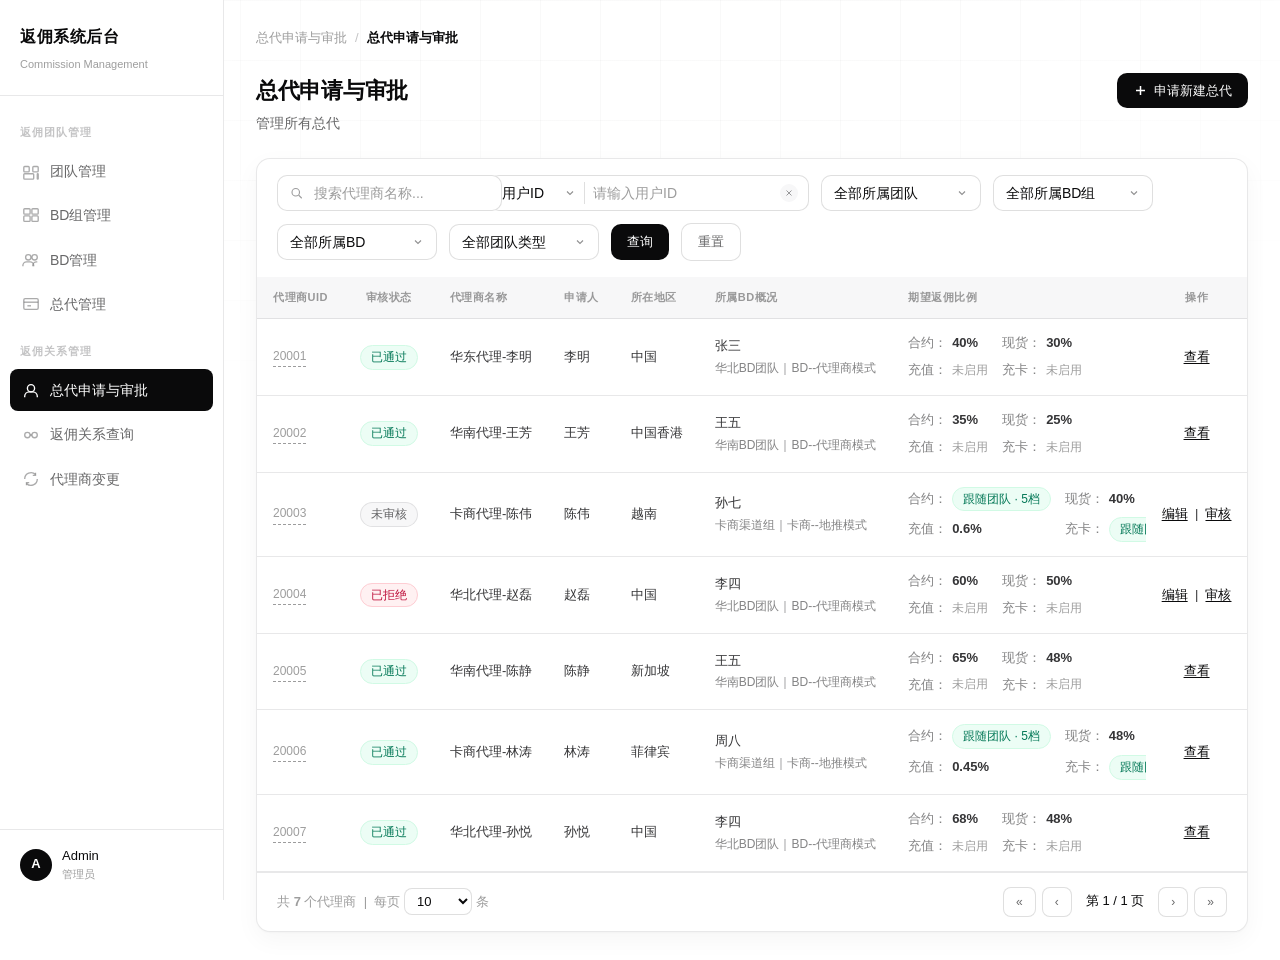
<file: agents.html>
<!DOCTYPE html>
<html lang="zh-CN">
<head>
<meta charset="UTF-8">
<meta name="viewport" content="width=device-width, initial-scale=1.0">
<title>返佣系统后台 - 总代申请与审批</title>
<link rel="stylesheet" href="common.css">
</head>
<body>
  <aside class="sidebar">
    <div class="sidebar-brand"><h1>返佣系统后台</h1><span>Commission Management</span></div>
    <nav class="sidebar-nav">
      <div class="sidebar-section">返佣团队管理</div>
      <a class="sidebar-item " href="teams.html"><svg viewBox="0 0 20 20" fill="none" stroke="currentColor" stroke-width="1.5"><rect x="2" y="5" width="6" height="6" rx="1"/><rect x="12" y="5" width="6" height="6" rx="1"/><rect x="2" y="13" width="11" height="6" rx="1"/><rect x="17" y="13" width="1" height="6" rx=".5"/></svg>团队管理</a>
      <a class="sidebar-item " href="bd-groups.html"><svg viewBox="0 0 20 20" fill="none" stroke="currentColor" stroke-width="1.5"><rect x="2" y="3" width="7" height="6" rx="1"/><rect x="11" y="3" width="7" height="6" rx="1"/><rect x="2" y="11" width="7" height="6" rx="1"/><rect x="11" y="11" width="7" height="6" rx="1"/></svg>BD组管理</a>
      <a class="sidebar-item " href="bd-members.html"><svg viewBox="0 0 20 20" fill="none" stroke="currentColor" stroke-width="1.5"><circle cx="7" cy="7" r="3"/><circle cx="14" cy="7" r="3"/><path d="M1 17v-1a4 4 0 014-4h4a4 4 0 014 4v1"/><path d="M12 17v-1a4 4 0 014-4h1"/></svg>BD管理</a>
      <a class="sidebar-item " href="agent-manage.html"><svg viewBox="0 0 20 20" fill="none" stroke="currentColor" stroke-width="1.5"><rect x="2" y="4" width="16" height="12" rx="1.5"/><path d="M2 8h16"/><path d="M6 12h4"/></svg>总代管理</a>
      <div class="sidebar-section">返佣关系管理</div>
      <a class="sidebar-item active" href="agents.html"><svg viewBox="0 0 20 20" fill="none" stroke="currentColor" stroke-width="1.5"><circle cx="10" cy="8" r="4"/><path d="M3 18v-1a5 5 0 015-5h4a5 5 0 015 5v1"/></svg>总代申请与审批</a>
      <a class="sidebar-item " href="agent-relation.html"><svg viewBox="0 0 20 20" fill="none" stroke="currentColor" stroke-width="1.5"><circle cx="6" cy="10" r="3"/><circle cx="14" cy="10" r="3"/><path d="M9 10h2"/></svg>返佣关系查询</a>
      <a class="sidebar-item " href="agent-change.html"><svg viewBox="0 0 20 20" fill="none" stroke="currentColor" stroke-width="1.5"><path d="M3 10a7 7 0 0112-4.9M17 10a7 7 0 01-12 4.9"/><path d="M15 3v3h-3M5 17v-3h3"/></svg>代理商变更</a>
    </nav>
    <div class="sidebar-footer"><div class="avatar">A</div><div class="info">Admin<small>管理员</small></div></div>
  </aside>
<div class="main">
  <div class="breadcrumb"><span>总代申请与审批</span><span class="sep">/</span><strong >总代申请与审批</strong></div>
  <div class="page-header">
    <div><h2>总代申请与审批</h2><p>管理所有总代</p></div>
    <div style="display:flex;gap:10px;">
      <button class="btn btn-primary" onclick="openAgentModal()">
        <svg width="15" height="15" viewBox="0 0 20 20" fill="none" stroke="currentColor" stroke-width="2"><path d="M10 4v12M4 10h12"/></svg>申请新建总代
      </button>
    </div>
  </div>
  <div class="card">
    <div class="filter-bar">
      <div class="search-input"><svg width="15" height="15" viewBox="0 0 20 20" fill="none" stroke="currentColor" stroke-width="1.5"><circle cx="9" cy="9" r="5"/><path d="M13 13l4 4"/></svg><input class="form-input" placeholder="搜索代理商名称..." id="af-name-filter"></div>
      <div class="combo-input">
        <select class="combo-select" id="af-user-type" onchange="updateAgentUserPlaceholder()">
          <option value="uid">用户ID</option>
          <option value="email">用户邮箱</option>
          <option value="wallet">钱包地址</option>
        </select>
        <input class="combo-text" placeholder="请输入用户ID" id="af-user-filter">
        <button class="combo-clear" onclick="clearAgentUserInput()" title="清空">
          <svg width="10" height="10" viewBox="0 0 20 20" fill="none" stroke="currentColor" stroke-width="2"><path d="M5 5l10 10M15 5L5 15"/></svg>
        </button>
      </div>
      <select class="form-select" style="width:160px;" id="af-team-filter" onchange="onAgentTeamFilterChange()"><option value="">全部所属团队</option></select>
      <select class="form-select" style="width:160px;" id="af-group-filter" onchange="onAgentGroupFilterChange()"><option value="">全部所属BD组</option></select>
      <select class="form-select" style="width:160px;" id="af-bd-filter"><option value="">全部所属BD</option></select>
      <select class="form-select" style="width:150px;" id="af-teamtype-filter"><option value="">全部团队类型</option><option value="BD--代理商模式">BD--代理商模式</option><option value="BD--地推模式">BD--地推模式</option><option value="卡商--地推模式">卡商--地推模式</option><option value="独立代理商模式">独立代理商模式</option></select>
      <button class="btn btn-primary" onclick="filterAgents()">查询</button>
      <button class="btn btn-secondary" onclick="resetAgentFilters()">重置</button>
    </div>
    <div class="table-wrap"><table id="agent-table"></table></div>
    <div class="pagination" id="agent-pagination"></div>
  </div>
</div>

<div class="modal-overlay" id="modal-agent">
  <div class="modal modal-wide">
    <div class="modal-header"><h3 id="agent-modal-title">申请新建总代</h3><button class="modal-close" onclick="closeAgentModal()">✕</button></div>
    <div class="modal-body">
      <div class="subsection-label">用户信息</div>
      <div class="form-grid">
        <div><div class="form-group"><label class="form-label">用户ID <span class="req">*</span></label><input class="form-input" placeholder="请输入用户ID" id="af-uid" oninput="onAgentUidChange()"></div></div>
        <div><div class="form-group"><label class="form-label">代理名称 <span class="req">*</span></label><input class="form-input" placeholder="例如：华东代理-李明" id="af-name"></div></div>
        <div><div class="form-group"><label class="form-label">所在地区</label><select class="form-select" id="af-region"><option value="">请选择</option></select></div></div>
        <div><div class="form-group"><label class="form-label">申请人</label><input class="form-input" placeholder="请输入申请人姓名" id="af-applicant"></div></div>
      </div>
      <div class="subsection-label">管理BD</div>
      <div class="form-grid">
        <div class="full"><div class="form-group"><label class="form-label">所属BD <span class="req">*</span></label><select class="form-select" id="af-bd" onchange="onAgentBDChange()"><option value="">请选择所属BD</option></select><div id="af-bd-info" style="display:none;margin-top:12px;"></div></div></div>
      </div>
      <div class="subsection-label">联系方式</div>
      <div class="form-grid">
        <div><div class="form-group"><label class="form-label">手机</label><input class="form-input" placeholder="请输入手机号" id="af-phone"></div></div>
        <div><div class="form-group"><label class="form-label">注册邮箱</label><span class="form-hint" id="af-email-tip">根据用户ID自动带出，不可编辑；用户未绑定邮箱时不可提交</span><input class="form-input" placeholder="填写用户ID后自动带出" id="af-email" readonly style="background:var(--glass-bg);color:var(--text-secondary);cursor:not-allowed;"></div></div>
        <div><div class="form-group"><label class="form-label">微信</label><input class="form-input" placeholder="请输入微信号" id="af-wechat"></div></div>
        <div><div class="form-group"><label class="form-label">TG</label><input class="form-input" placeholder="请输入Telegram" id="af-tg"></div></div>
      </div>
      <div class="section-title">申请信息</div>
      <div class="subsection-label">有交易所经验</div>
      <div class="form-grid">
        <div><div class="form-group"><label class="form-label">有交易所经验 <span class="req">*</span></label><select class="form-select" id="af-has-exp" onchange="toggleExpDesc()"><option value="">请选择</option><option value="yes">是</option><option value="no">否</option></select></div></div>
        <div class="full" id="af-exp-desc-wrap" style="display:none;"><div class="form-group"><label class="form-label">经验描述</label><textarea class="form-input" rows="3" placeholder="请描述交易所合作经验" id="af-exp-desc"></textarea></div></div>
      </div>
      <div class="subsection-label">预期目标</div>
      <div class="form-grid">
        <div><div class="form-group"><label class="form-label">预期用户数</label><input class="form-input" type="number" min="0" placeholder="0" id="af-exp-users"></div></div>
        <div><div class="form-group"><label class="form-label">预期交易量</label><input class="form-input" type="number" min="0" step="0.01" placeholder="0.00" id="af-exp-volume"></div></div>
      </div>
      <div class="subsection-label">返佣比例</div>
      <div class="form-grid">
        <div><div class="form-group"><label class="form-label">期望合约返佣比例</label><div style="display:flex;align-items:center;gap:8px;"><input class="form-input" type="number" min="0" max="100" step="0.1" placeholder="80" id="af-co"><span style="color:rgba(9,9,11,.40);font-size:14px;">%</span></div></div></div>
        <div><div class="form-group"><label class="form-label">期望现货返佣比例</label><div style="display:flex;align-items:center;gap:8px;"><input class="form-input" type="number" min="0" max="100" step="0.1" placeholder="60" id="af-spot"><span style="color:rgba(9,9,11,.40);font-size:14px;">%</span></div></div></div>
        <div><div class="form-group"><label class="form-label">期望充值返佣比例</label><div style="display:flex;align-items:center;gap:8px;"><input class="form-input" type="number" min="0" max="1" step="0.01" placeholder="0.5" id="af-deposit"><span style="color:rgba(9,9,11,.40);font-size:14px;">%</span></div><span class="form-hint">0%-1%</span></div></div>
        <div><div class="form-group"><label class="form-label">期望充卡返佣比例</label><div style="display:flex;align-items:center;gap:8px;"><input class="form-input" type="number" min="0" max="100" step="0.1" placeholder="50" id="af-card"><span style="color:rgba(9,9,11,.40);font-size:14px;">%</span></div></div></div>
      </div>
      <div class="subsection-label">社媒情况</div>
      <div class="form-grid">
        <div class="full">
          <div class="form-group">
            <label class="form-label">社媒平台</label>
            <div id="af-social-list" style="display:flex;flex-direction:column;gap:12px;"></div>
            <button type="button" class="btn btn-secondary btn-sm" style="margin-top:14px;width:fit-content;" onclick="addAgentSocial()">+ 添加社媒</button>
          </div>
        </div>
      </div>
    </div>
    <div class="modal-footer"><button class="btn btn-secondary" onclick="closeAgentModal()">取消</button><button class="btn btn-primary" onclick="saveAgent()">保存</button></div>
  </div>
</div>

<div class="modal-overlay" id="modal-review">
  <div class="modal modal-wide">
    <div class="modal-header"><h3>审核申请</h3><button class="modal-close" onclick="closeReviewModal()">✕</button></div>
    <div class="modal-body">
      <div class="subsection-label">申请信息</div>
      <div class="info-box" id="review-summary"></div>
      <div class="subsection-label">所属BD信息</div>
      <div id="review-bd-info"></div>

      <div class="subsection-label">返佣比例</div>
      <span class="form-hint">审核人员为该总代设置最终生效的返佣比例，默认带入申请时的期望值，可按团队授权上限调整</span>
      <div class="segmented-tabs" id="review-rate-tabs" style="margin-top:12px;"></div>
      <div id="review-rates" style="margin-top:14px;"></div>

      <div class="subsection-label">最大返佣深度</div>
      <span class="form-hint">审核人员为该总代设置最终生效的最大返佣深度</span>
      <div class="form-grid" style="margin-top:12px;">
        <div><div class="form-group"><input class="form-input" type="number" min="1" max="10" id="review-depth" style="max-width:200px;"></div></div>
      </div>

      <div class="subsection-label">审核结果</div>
      <div class="form-grid">
        <div class="full">
          <label style="display:inline-flex;align-items:center;gap:6px;margin-right:28px;cursor:pointer;"><input type="radio" name="review-result" value="已通过"> 通过</label>
          <label style="display:inline-flex;align-items:center;gap:6px;cursor:pointer;"><input type="radio" name="review-result" value="已拒绝"> 拒绝</label>
        </div>
      </div>

      <div class="subsection-label">审核备注</div>
      <div class="form-grid">
        <div class="full">
          <textarea class="form-input" rows="3" placeholder="选填，拒绝时建议填写理由" id="review-note"></textarea>
          <div style="margin-top:10px;display:flex;align-items:center;gap:10px;">
            <input type="file" id="review-attach-input" multiple style="display:none;" onchange="handleReviewAttachChange(this)">
            <button type="button" class="btn btn-secondary btn-sm" onclick="document.getElementById('review-attach-input').click()">+ 上传附件</button>
            <span class="form-hint">最多5个，单个不超过1MB</span>
          </div>
          <div id="review-attach-list" style="margin-top:10px;display:flex;flex-direction:column;gap:6px;"></div>
        </div>
      </div>
    </div>
    <div class="modal-footer">
      <button class="btn btn-secondary" onclick="closeReviewModal()">取消</button>
      <button class="btn btn-primary" onclick="submitReview()">提交</button>
    </div>
  </div>
</div>

<div class="modal-overlay" id="modal-view-agent">
  <div class="modal modal-wide">
    <div class="modal-header"><h3>查看总代</h3><button class="modal-close" onclick="closeViewAgentModal()">✕</button></div>
    <div class="modal-body">
      <div class="subsection-label">申请信息</div>
      <div class="info-box" id="view-summary"></div>

      <div class="subsection-label">所属BD信息</div>
      <div id="view-bd-info"></div>

      <div class="subsection-label">返佣比例信息</div>
      <div id="view-rates" style="display:flex;flex-direction:column;gap:14px;"></div>

      <div class="subsection-label">审核信息</div>
      <div class="info-box" id="view-review-info"></div>
    </div>
    <div class="modal-footer">
      <button class="btn btn-secondary" onclick="closeViewAgentModal()">关闭</button>
    </div>
  </div>
</div>

<script src="common.js"></script>
<script>
const as = { data:[], filtered:[], page:1, size:10, editingId:null };
const agentUserPlaceholders = { uid:'请输入用户ID', email:'请输入用户邮箱', wallet:'请输入钱包地址' };

function updateAgentUserPlaceholder() {
  const type = document.getElementById('af-user-type').value;
  document.getElementById('af-user-filter').placeholder = agentUserPlaceholders[type] || '';
}

function clearAgentUserInput() {
  document.getElementById('af-user-filter').value = '';
  document.getElementById('af-user-filter').focus();
}

function renderAgents() {
  as.data = [...agentData]; as.filtered = [...agentData]; as.page = 1;
  updateAgentTeamFilterOptions();
  renderAgentTable();
}

function updateAgentTeamFilterOptions() {
  const sel = document.getElementById('af-team-filter');
  if (!sel) return;
  const val = sel.value;
  sel.innerHTML = '<option value="">全部所属团队</option>' + teamData.map(t => '<option value="' + t.id + '" ' + (String(t.id)===val?'selected':'') + '>' + t.name + '</option>').join('');
  populateAgentGroupFilter();
  populateAgentBDFilter();
}

function populateAgentGroupFilter() {
  const teamId = document.getElementById('af-team-filter')?.value || '';
  const sel = document.getElementById('af-group-filter');
  if (!sel) return;
  const val = sel.value;
  const groups = teamId ? groupData.filter(g => g.teamId === parseInt(teamId)) : groupData;
  sel.innerHTML = '<option value="">全部所属BD组</option>' + groups.map(g => '<option value="' + g.id + '" ' + (String(g.id)===val && groups.some(x=>String(x.id)===val)?'selected':'') + '>' + g.name + '</option>').join('');
}

function populateAgentBDFilter() {
  const teamId = document.getElementById('af-team-filter')?.value || '';
  const groupId = document.getElementById('af-group-filter')?.value || '';
  const sel = document.getElementById('af-bd-filter');
  if (!sel) return;
  const val = sel.value;
  let bds = bdData;
  if (groupId) bds = bds.filter(b => b.groupId === parseInt(groupId));
  else if (teamId) { const groupIds = groupData.filter(g => g.teamId === parseInt(teamId)).map(g => g.id); bds = bds.filter(b => groupIds.includes(b.groupId)); }
  sel.innerHTML = '<option value="">全部所属BD</option>' + bds.map(b => '<option value="' + b.id + '" ' + (String(b.id)===val && bds.some(x=>String(x.id)===val)?'selected':'') + '>' + b.name + '</option>').join('');
}

function onAgentTeamFilterChange() {
  populateAgentGroupFilter();
  populateAgentBDFilter();
}

function onAgentGroupFilterChange() {
  populateAgentBDFilter();
}

function filterAgents() {
  const name = (document.getElementById('af-name-filter')?.value || '').toLowerCase();
  const userType = document.getElementById('af-user-type')?.value || 'uid';
  const userKw = (document.getElementById('af-user-filter')?.value || '').trim().toLowerCase();
  const teamId = document.getElementById('af-team-filter')?.value || '';
  const groupId = document.getElementById('af-group-filter')?.value || '';
  const bdId = document.getElementById('af-bd-filter')?.value || '';
  const teamType = document.getElementById('af-teamtype-filter')?.value || '';
  as.filtered = agentData.filter(a => {
    if (name && !a.name.toLowerCase().includes(name)) return false;
    if (userKw) {
      const field = userType === 'email' ? (a.email||'') : userType === 'wallet' ? (a.wallet||'') : (a.uid||'');
      if (!field.toLowerCase().includes(userKw)) return false;
    }
    const bd = bdData.find(b => b.id === a.bdId);
    if (bdId && a.bdId !== parseInt(bdId)) return false;
    if (!bdId && (groupId || teamId)) {
      if (!bd) return false;
      if (groupId && bd.groupId !== parseInt(groupId)) return false;
      if (teamId) { const g = groupData.find(x => x.id === bd.groupId); if (!g || g.teamId !== parseInt(teamId)) return false; }
    }
    if (teamType && (!bd || getBDTeamType(bd) !== teamType)) return false;
    return true;
  });
  as.page = 1; renderAgentTable();
}

function resetAgentFilters() {
  ['af-name-filter','af-user-filter','af-teamtype-filter'].forEach(id => { const el=document.getElementById(id); if(el) el.value=''; });
  document.getElementById('af-user-type').value = 'uid';
  updateAgentUserPlaceholder();
  document.getElementById('af-team-filter').value = '';
  populateAgentGroupFilter();
  populateAgentBDFilter();
  as.filtered = [...agentData]; as.page = 1; renderAgentTable();
}

function formatTierBadge(tiers) {
  if (!tiers || !tiers.length) return '<span class="form-hint">未设置</span>';
  var rows = '';
  for (var i = 0; i < tiers.length; i++) {
    var t = tiers[i];
    var prevAmt = i > 0 ? tiers[i-1].amount : 0;
    var range = t.amount ? (prevAmt ? '$' + (prevAmt>=1e6?(prevAmt/1e6).toFixed(0)+'M':(prevAmt/1e3).toFixed(0)+'K') + ' < ' : '') + '≤$' + (t.amount>=1e6?(t.amount/1e6).toFixed(0)+'M':(t.amount/1e3).toFixed(0)+'K') : '>$' + (prevAmt>=1e6?(prevAmt/1e6).toFixed(0)+'M':(prevAmt/1e3).toFixed(0)+'K');
    rows += '<div class="tier-popover-row"><span class="tier-amount">' + range + '</span><span class="tier-rate">' + t.rate + '%</span></div>';
  }
  return '<span class="tier-badge badge badge-emerald">跟随团队 · ' + tiers.length + '档<div class="tier-popover"><div class="tier-popover-header"><span>累计交易额</span><span>返佣比例</span></div><div class="tier-popover-body">' + rows + '</div></div></span>';
}

function agentRateCell(team, key, rateVal) {
  var tl = team && team.lines ? team.lines[key] : null;
  if (!tl || !tl.enabled) return '<span class="form-hint">未启用</span>';
  if (tl.mode === 'tier') return formatTierBadge(tl.tiers);
  return '<strong>' + (rateVal||0) + '%</strong>';
}

function renderAgentTable() {
  let sorted = [...as.filtered];
  const total = sorted.length;
  const pages = Math.max(1, Math.ceil(total / as.size));
  if (as.page > pages) as.page = pages;
  const start = (as.page - 1) * as.size;
  const pageData = sorted.slice(start, start + as.size);

  document.getElementById('agent-table').innerHTML = `
    <thead><tr>
      <th>代理商UID</th><th style="text-align:center">审核状态</th><th>代理商名称</th><th>申请人</th><th>所在地区</th><th>所属BD概况</th>
      <th>期望返佣比例</th>
      <th>联系方式</th><th style="text-align:center">社交媒体数量</th><th>预期用户数</th><th>预期交易量</th>
      <th>申请时间</th><th>修改时间</th><th>修改人</th><th>审核人</th><th>审核时间</th>
      <th class="sticky-col" style="text-align:center">操作</th>
    </tr></thead>
    <tbody>${pageData.length === 0 ? `<tr><td colspan="16"><div class="empty-state"><svg width="40" height="40" viewBox="0 0 20 20" fill="none" stroke="currentColor" stroke-width="1"><rect x="2" y="3" width="16" height="14" rx="1"/><path d="M6 8h8M6 12h5"/></svg>没有找到匹配的代理商</div></td></tr>` : pageData.map(a => {
      const bd = bdData.find(b => b.id === a.bdId);
      const team = bd ? getBDTeam(bd) : null;
      const reviewMap = { '已通过':'badge-emerald', '已拒绝':'badge-rose', '未审核':'badge-slate' };
      const reviewStatus = a.reviewStatus || '未审核';
      const socials = a.socials || [];
      const contactParts = [a.phone && ('手机 ' + a.phone), a.wechat && ('微信 ' + a.wechat), a.tg && ('TG ' + a.tg)].filter(Boolean);
      return `
      <tr>
        <td style="color:rgba(9,9,11,.40);font-size:12px;">${(a.email || a.wallet)
          ? `<span class="hover-tip-wrap"><span>${a.uid||'-'}</span><span class="hover-tip">${[a.email && ('邮箱 '+a.email), a.wallet && ('钱包地址 '+a.wallet)].filter(Boolean).map(p => `<div class="hover-tip-row"><span>${p}</span></div>`).join('')}</span></span>`
          : (a.uid||'-')}</td>
        <td style="text-align:center;"><span class="badge ${reviewMap[reviewStatus]}">${reviewStatus}</span></td>
        <td style="font-weight:500;">${a.name}</td>
        <td>${a.applicant||'-'}</td>
        <td>${a.region||'-'}</td>
        <td>${bd ? `<div style="font-weight:500;">${bd.name}</div><div style="font-size:12px;color:rgba(9,9,11,.5);margin-top:2px;">${team ? team.name : '-'}｜${team ? team.type : '-'}</div>` : '-'}</td>
        <td style="font-size:13px;white-space:nowrap;">
          <div style="display:grid;grid-template-columns:auto auto;gap:6px 14px;align-items:center;justify-content:start;">
            <span style="display:inline-flex;align-items:center;gap:5px;"><span style="color:rgba(9,9,11,.5);">合约：</span>${agentRateCell(team,'co',a.coRate)}</span>
            <span style="display:inline-flex;align-items:center;gap:5px;"><span style="color:rgba(9,9,11,.5);">现货：</span>${agentRateCell(team,'spot',a.spotRate)}</span>
            <span style="display:inline-flex;align-items:center;gap:5px;"><span style="color:rgba(9,9,11,.5);">充值：</span>${agentRateCell(team,'deposit',a.depositRate)}</span>
            <span style="display:inline-flex;align-items:center;gap:5px;"><span style="color:rgba(9,9,11,.5);">充卡：</span>${agentRateCell(team,'card',a.cardRate)}</span>
          </div>
        </td>
        <td>${contactParts.length
          ? `<span class="hover-tip-wrap" style="font-size:13px;"><span>${a.email||'-'}</span><span class="hover-tip">${contactParts.map(p => `<div class="hover-tip-row"><span>${p}</span></div>`).join('')}</span></span>`
          : `<span style="font-size:13px;">${a.email||'-'}</span>`}</td>
        <td style="text-align:center;">${socials.length ? `<span class="hover-tip-wrap"><span style="text-decoration:underline dotted;cursor:default;">${socials.length}</span><span class="hover-tip" style="white-space:normal;width:260px;">${socials.map((s, i) => `<div style="${i>0 ? 'border-top:1px solid rgba(255,255,255,.12);margin-top:8px;padding-top:8px;' : ''}"><div style="display:flex;justify-content:space-between;align-items:center;gap:12px;"><strong style="color:#fff;">${s.platform||'未选平台'}</strong><span style="color:rgba(255,255,255,.55);flex-shrink:0;">${s.count||0} 人</span></div><div style="color:rgba(255,255,255,.5);font-size:11px;margin-top:3px;word-break:break-all;">${s.link||'未填写链接'}</div>${s.desc ? `<div style="color:rgba(255,255,255,.85);font-size:12px;margin-top:4px;">${s.desc}</div>` : ''}</div>`).join('')}</span></span>` : '<span style="color:rgba(9,9,11,.3);">-</span>'}</td>
        <td style="text-align:center;">${a.expUsers||0}</td>
        <td style="text-align:center;">${a.expVolume||0}</td>
        <td style="font-size:12px;color:rgba(9,9,11,.45);">${a.createdAt||'-'}</td>
        <td style="font-size:12px;color:rgba(9,9,11,.45);">${a.updatedAt||'-'}</td>
        <td style="font-size:13px;">${a.updatedBy||'-'}</td>
        <td style="font-size:13px;">${a.reviewedBy||'-'}</td>
        <td style="font-size:12px;color:rgba(9,9,11,.45);">${a.reviewedAt||'-'}</td>
        <td class="sticky-col" style="text-align:center;">${reviewStatus === '已通过'
          ? `<a class="link" href="javascript:openViewAgentModal(${a.id})">查看</a>`
          : `<a class="link" href="javascript:editAgent(${a.id})">编辑</a> &nbsp;|&nbsp; <a class="link" href="javascript:openReviewModal(${a.id})">审核</a>`}</td>
      </tr>`;
    }).join('')}</tbody>`;

  document.getElementById('agent-pagination').innerHTML = `
    <div class="pagination-info">共 <strong>${total}</strong> 个代理商 &nbsp;|&nbsp; 每页
      <select class="page-size-select" onchange="as.size=parseInt(this.value);as.page=1;renderAgentTable()">${[5,10,20,50].map(v => `<option value="${v}" ${as.size===v?'selected':''}>${v}</option>`).join('')}</select> 条</div>
    <div class="pagination-btns">
      <button class="btn btn-secondary btn-sm" onclick="as.page=1;renderAgentTable()" ${as.page<=1?'disabled':''}>«</button>
      <button class="btn btn-secondary btn-sm" onclick="as.page--;renderAgentTable()" ${as.page<=1?'disabled':''}>‹</button>
      <span style="font-size:13px;padding:0 8px;">第 ${as.page} / ${pages} 页</span>
      <button class="btn btn-secondary btn-sm" onclick="as.page++;renderAgentTable()" ${as.page>=pages?'disabled':''}>›</button>
      <button class="btn btn-secondary btn-sm" onclick="as.page=pages;renderAgentTable()" ${as.page>=pages?'disabled':''}>»</button>
    </div>`;
}

let agentSocialTemp = [];
const AGENT_SOCIAL_PLATFORMS = ['Twitter/X','YouTube','Telegram频道','抖音','其他'];

function renderAgentSocialList() {
  const list = document.getElementById('af-social-list');
  if (!list) return;
  list.innerHTML = agentSocialTemp.map(function(t, i) {
    return '<div style="border:1px solid var(--glass-border);border-radius:10px;padding:12px;display:flex;flex-direction:column;gap:10px;">'
      + '<div style="display:flex;align-items:center;gap:8px;flex-wrap:wrap;">'
      + '<select class="form-select" style="width:150px;" onchange="agentSocialTemp[' + i + '].platform=this.value">'
      + '<option value="">请选择平台</option>'
      + AGENT_SOCIAL_PLATFORMS.map(function(p) { return '<option value="' + p + '" ' + (t.platform===p?'selected':'') + '>' + p + '</option>'; }).join('')
      + '</select>'
      + '<input class="form-input" style="flex:1;min-width:160px;" placeholder="请输入链接" value="' + (t.link||'') + '" onchange="agentSocialTemp[' + i + '].link=this.value">'
      + '<input class="form-input" type="number" min="0" style="width:150px;" placeholder="粉丝数/社群人数" value="' + (t.count||'') + '" onchange="agentSocialTemp[' + i + '].count=parseInt(this.value)||0">'
      + '<button type="button" class="icon-btn-ghost" title="删除该社媒" onclick="removeAgentSocial(' + i + ')">✕</button>'
      + '</div>'
      + '<textarea class="form-input" rows="2" placeholder="请描述该社媒/社群情况" onchange="agentSocialTemp[' + i + '].desc=this.value">' + (t.desc||'') + '</textarea>'
      + '</div>';
  }).join('') || '<div class="tier-empty-hint">尚未添加社媒，点击下方按钮添加</div>';
}

function addAgentSocial() {
  agentSocialTemp.push({ platform:'', link:'', count:0, desc:'' });
  renderAgentSocialList();
}

function removeAgentSocial(i) {
  agentSocialTemp.splice(i, 1);
  renderAgentSocialList();
}

function resetApplyExtraFields() {
  populateCountrySelect('af-region');
  ['af-uid','af-region','af-applicant','af-phone','af-email','af-wechat','af-tg','af-exp-desc','af-exp-users','af-exp-volume'].forEach(function(id) { var el = document.getElementById(id); if (el) el.value = ''; });
  var bdSel = document.getElementById('af-bd');
  bdSel.innerHTML = '<option value="">请选择所属BD</option>' + bdData.map(function(b) { return '<option value="' + b.id + '">' + b.name + '</option>'; }).join('');
  bdSel.value = '';
  onAgentBDChange();
  document.getElementById('af-has-exp').value = '';
  document.getElementById('af-exp-desc-wrap').style.display = 'none';
  agentSocialTemp = [];
  renderAgentSocialList();
}

function lineTooltipHTML(l) {
  let rows = '';
  if (l.mode === 'tier' && l.tiers && l.tiers.length) {
    rows += l.tiers.map(function(t, i) {
      const lower = (i === 0 ? 0 : (l.tiers[i-1].amount || 0)).toLocaleString();
      const isLast = i === l.tiers.length - 1;
      const range = isLast ? ('&gt; ' + lower) : (lower + ' - ' + (t.amount||0).toLocaleString());
      return '<div class="hover-tip-row"><span>' + range + '</span><strong>' + t.rate + '%</strong></div>';
    }).join('');
  }
  if (l.requireActive || l.requireAmount) {
    const reqParts = [];
    if (l.requireActive) reqParts.push('必须激活U卡');
    if (l.requireAmount) reqParts.push('必须充值金额达标');
    rows += '<div class="hover-tip-row"><span>结算要求</span><strong>' + reqParts.join(' / ') + '</strong></div>';
  }
  return rows;
}

function buildTierScheduleHTML(l) {
  let rows = '';
  if (l.tiers && l.tiers.length) {
    rows += l.tiers.map(function(t, i) {
      const lower = (i === 0 ? 0 : (l.tiers[i-1].amount || 0)).toLocaleString();
      const isLast = i === l.tiers.length - 1;
      const range = isLast ? ('&gt; ' + lower) : (lower + ' - ' + (t.amount||0).toLocaleString());
      return '<div style="display:flex;justify-content:space-between;padding:3px 0;font-size:12px;"><span style="color:rgba(9,9,11,.5);">' + range + '</span><span style="font-weight:500;">' + t.rate + '%</span></div>';
    }).join('');
  }
  if (l.requireActive || l.requireAmount) {
    const reqParts = [];
    if (l.requireActive) reqParts.push('必须激活U卡');
    if (l.requireAmount) reqParts.push('必须充值金额达标');
    rows += '<div style="display:flex;justify-content:space-between;padding:3px 0;font-size:12px;border-top:1px solid var(--glass-border);margin-top:2px;"><span style="color:rgba(9,9,11,.5);">结算要求</span><span style="font-weight:500;">' + reqParts.join(' / ') + '</span></div>';
  }
  return '<div style="margin-top:8px;">' + rows + '</div>';
}

function buildApplicationSummaryHTML(a) {
  const socials = a.socials || [];
  return `
    <div class="row">
      <div class="item"><span class="label">代理名称</span><span class="value">${a.name}</span></div>
      <div class="item"><span class="label">用户ID</span><span class="value">${a.uid||'-'}</span></div>
      <div class="item"><span class="label">申请人</span><span class="value">${a.applicant||'-'}</span></div>
      <div class="item"><span class="label">所在地区</span><span class="value">${a.region||'-'}</span></div>
      <div class="item"><span class="label">当前状态</span><span class="value">${a.reviewStatus||'未审核'}</span></div>
    </div>
    <div class="row">
      <div class="item"><span class="label">邮箱</span><span class="value">${a.email||'-'}</span></div>
      <div class="item"><span class="label">手机</span><span class="value">${a.phone||'-'}</span></div>
      <div class="item"><span class="label">微信</span><span class="value">${a.wechat||'-'}</span></div>
      <div class="item"><span class="label">TG</span><span class="value">${a.tg||'-'}</span></div>
    </div>
    <div class="row">
      <div class="item"><span class="label">有交易所经验</span><span class="value">${a.hasExp ? '是' : '否'}</span></div>
      <div class="item"><span class="label">预期用户数</span><span class="value">${a.expUsers||0}</span></div>
      <div class="item"><span class="label">预期交易量</span><span class="value">${a.expVolume||0}</span></div>
    </div>
    ${a.hasExp && a.expDesc ? `<div class="row"><div class="item" style="flex:1;"><span class="label">经验描述</span><span class="value" style="font-weight:400;">${a.expDesc}</span></div></div>` : ''}
    <div class="row">
      <div class="item" style="flex:1;">
        <span class="label">社媒情况</span>
        ${socials.length ? `<div style="margin-top:8px;display:flex;flex-direction:column;gap:8px;">${socials.map(s => `
          <div style="border:1px solid var(--glass-border);border-radius:8px;padding:10px 12px;">
            <div style="display:flex;justify-content:space-between;align-items:center;gap:12px;">
              <span style="font-weight:500;">${s.platform||'未选平台'}</span>
              <span style="font-size:12px;color:rgba(9,9,11,.5);flex-shrink:0;">${s.count||0} 人</span>
            </div>
            <div style="font-size:12px;color:rgba(9,9,11,.5);margin-top:4px;word-break:break-all;">${s.link||'未填写链接'}</div>
            ${s.desc ? `<div style="font-size:13px;font-weight:400;margin-top:6px;">${s.desc}</div>` : ''}
          </div>`).join('')}</div>` : '<span class="value" style="font-weight:400;">无</span>'}
      </div>
    </div>
    <div class="row rate-row">
      <span>期望合约返佣比例 <strong>${a.coRate}%</strong></span>
      <span>期望现货返佣比例 <strong>${a.spotRate}%</strong></span>
      <span>期望充值返佣比例 <strong>${a.depositRate}%</strong></span>
      <span>期望充卡返佣比例 <strong>${a.cardRate}%</strong></span>
    </div>`;
}

function buildBDInfoHTML(b) {
  const g = groupData.find(function(x) { return x.id === b.groupId; });
  const team = getBDTeam(b);
  const lineLabels = { co:'合约', spot:'现货', deposit:'充值', card:'充卡' };
  const enabledLines = team ? Object.keys(lineLabels).filter(function(k) { return (team.lines || {})[k] && team.lines[k].enabled; }) : [];
  return '<div class="info-box">'
    + '<div class="row">'
    + '<div class="item"><span class="label">BD姓名</span><span class="value">' + b.name + '</span></div>'
    + '<div class="item"><span class="label">是否组长</span><span class="value">' + (b.isLeader?'<span class="badge badge-indigo">是</span>':'<span class="badge badge-slate">否</span>') + '</span></div>'
    + '<div class="item"><span class="label">BD状态</span><span class="value">' + (b.status==='启用'?'<span class="badge badge-emerald">启用</span>':'<span class="badge badge-slate">禁用</span>') + '</span></div>'
    + '</div>'
    + '<div class="row rate-row">'
    + '<span class="label" style="align-self:center;">BD自有返佣比例</span>'
    + Object.keys(lineLabels).map(function(k) {
        const label = lineLabels[k];
        const tl = (team && team.lines || {})[k] || {};
        if (!tl.enabled) return '<span>' + label + ' <strong>未启用</strong></span>';
        if (tl.mode === 'tier') return '<span>' + label + ' <strong>跟随团队梯度</strong></span>';
        return '<span>' + label + ' <strong>' + ((b.lines || {})[k] || 0) + '%</strong></span>';
      }).join(' · ')
    + '</div>'
    + '<div class="row">'
    + '<div class="item"><span class="label">所属BD组</span><span class="value">' + getGroupName(b.groupId) + '</span></div>'
    + '<div class="item"><span class="label">组长</span><span class="value">' + (g ? g.leaderName : '未知') + '</span></div>'
    + '<div class="item"><span class="label">组内成员数</span><span class="value">' + (g ? g.memberCount : '-') + ' 人</span></div>'
    + '</div>'
    + '<div class="row">'
    + '<div class="item"><span class="label">所属团队</span><span class="value">' + (team ? team.name : '未知') + '</span></div>'
    + '<div class="item"><span class="label">团队类型</span><span class="value">' + (team ? team.type : '-') + '</span></div>'
    + '<div class="item"><span class="label">返佣深度</span><span class="value">' + (team ? team.depth + ' 级' : '-') + '</span></div>'
    + '<div class="item"><span class="label">返佣结算周期</span><span class="value">' + (team ? team.cycle : '-') + '</span></div>'
    + '<div class="item"><span class="label">状态</span><span class="value">' + (team ? (team.status==='enabled'?'<span class="badge badge-emerald">启用</span>':'<span class="badge badge-slate">停用</span>') : '-') + '</span></div>'
    + '</div>'
    + '<div class="row">'
    + '<div class="item"><span class="label">推荐绑卡</span><span class="value">' + (team ? (team.requireCard?'<span class="badge badge-amber">是</span>':'<span class="badge badge-slate">否</span>') : '-') + '</span></div>'
    + '<div class="item"><span class="label">叠加手续费</span><span class="value">' + (team ? (team.extraFee?'<span class="badge badge-amber">是</span>':'<span class="badge badge-slate">否</span>') : '-') + '</span></div>'
    + '<div class="item"><span class="label">已启用业务线</span><span class="value">' + (enabledLines.length ? enabledLines.map(function(k) { return lineLabels[k]; }).join('、') : '无') + '</span></div>'
    + '</div>'
    + '<div class="row rate-row">'
    + '<span class="label" style="align-self:center;">业务返佣设置</span>'
    + Object.keys(lineLabels).map(function(k) {
        const label = lineLabels[k];
        const l = (team && team.lines || {})[k] || {};
        if (!l.enabled) return '<span>' + label + ' <strong>未启用</strong></span>';
        const val = l.mode === 'tier' ? '阶梯' : l.rate + '%';
        const hasExtra = l.mode === 'tier' || l.requireActive || l.requireAmount;
        if (hasExtra) return '<span>' + label + ' <span class="hover-tip-wrap"><strong>' + val + '</strong><span class="hover-tip">' + lineTooltipHTML(l) + '</span></span></span>';
        return '<span>' + label + ' <strong>' + val + '</strong></span>';
      }).join(' · ')
    + '</div></div>';
}

function onAgentBDChange() {
  const bdId = document.getElementById('af-bd').value;
  const el = document.getElementById('af-bd-info');
  if (!bdId) { el.style.display = 'none'; return; }
  const b = bdData.find(function(x) { return x.id === parseInt(bdId); });
  if (!b) { el.style.display = 'none'; return; }
  el.style.display = 'block';
  el.innerHTML = buildBDInfoHTML(b);
}

function toggleExpDesc() {
  var on = document.getElementById('af-has-exp').value === 'yes';
  document.getElementById('af-exp-desc-wrap').style.display = on ? 'block' : 'none';
}

function openAgentModal() {
  as.editingId = null;
  document.getElementById('agent-modal-title').textContent = '申请新建总代';
  document.getElementById('af-name').value = '';
  document.getElementById('af-co').value = ''; document.getElementById('af-spot').value = ''; document.getElementById('af-deposit').value = ''; document.getElementById('af-card').value = '';
  resetApplyExtraFields();
  document.getElementById('modal-agent').classList.add('open');
}

function closeAgentModal() { document.getElementById('modal-agent').classList.remove('open'); }

function editAgent(id) {
  as.editingId = id;
  document.getElementById('agent-modal-title').textContent = '修改总代申请';
  const a = agentData.find(x => x.id === id);
  if (!a) return;
  document.getElementById('af-name').value = a.name;
  document.getElementById('af-co').value = a.coRate;
  document.getElementById('af-spot').value = a.spotRate;
  document.getElementById('af-deposit').value = a.depositRate;
  document.getElementById('af-card').value = a.cardRate;
  resetApplyExtraFields();
  document.getElementById('af-uid').value = a.uid || '';
  document.getElementById('af-region').value = a.region || '';
  document.getElementById('af-applicant').value = a.applicant || '';
  document.getElementById('af-phone').value = a.phone || '';
  document.getElementById('af-email').value = a.email || '';
  document.getElementById('af-wechat').value = a.wechat || '';
  document.getElementById('af-tg').value = a.tg || '';
  document.getElementById('af-exp-users').value = a.expUsers || '';
  document.getElementById('af-exp-volume').value = a.expVolume || '';
  agentSocialTemp = (a.socials && a.socials.length) ? a.socials.map(function(s) { return Object.assign({}, s); }) : [];
  renderAgentSocialList();
  if (a.bdId) { document.getElementById('af-bd').value = a.bdId; onAgentBDChange(); }
  document.getElementById('af-has-exp').value = a.hasExp ? 'yes' : 'no';
  document.getElementById('af-exp-desc').value = a.expDesc || '';
  toggleExpDesc();
  document.getElementById('modal-agent').classList.add('open');
}

// 模拟平台注册邮箱库：真实实现由后端按 uid 查询用户绑定的注册邮箱
function lookupRegisteredEmail(uid) {
  if (!uid) return null;
  var hit = agentData.find(function(a) { return String(a.uid) === String(uid); });
  if (hit && hit.email) return hit.email;
  return MOCK_REGISTERED_EMAILS[uid] || null;
}
const MOCK_REGISTERED_EMAILS = { '20010':'newuser10@example.com', '20011':'newuser11@example.com' };

function onAgentUidChange() {
  var uid = document.getElementById('af-uid').value.trim();
  var box = document.getElementById('af-email');
  var tip = document.getElementById('af-email-tip');
  if (!uid) { box.value = ''; box.style.color = 'var(--text-secondary)'; tip.textContent = '根据用户ID自动带出，不可编辑；用户未绑定邮箱时不可提交'; tip.style.color = ''; return; }
  var email = lookupRegisteredEmail(uid);
  if (email) {
    box.value = email; box.style.color = 'var(--text)';
    tip.textContent = '已带出该用户的注册邮箱'; tip.style.color = '';
  } else {
    box.value = ''; 
    tip.textContent = '该用户未绑定邮箱，请先引导用户完成邮箱绑定'; tip.style.color = '#dc2626';
  }
}

function saveAgent() {
  const name = document.getElementById('af-name').value.trim();
  const uid = document.getElementById('af-uid').value.trim();
  const email = document.getElementById('af-email').value.trim();
  const bdId = document.getElementById('af-bd').value;
  const hasExp = document.getElementById('af-has-exp').value;
  if (!name) return alert('请填写代理名称');
  if (!uid) return alert('请填写用户ID');
  if (!email) return alert('该用户未绑定邮箱，请先完成邮箱绑定后再提交');
  if (!bdId) return alert('请选择所属BD');
  if (!hasExp) return alert('请选择是否有交易所经验');
  const prev = as.editingId ? agentData.find(x => x.id === as.editingId) : null;
  const obj = { id: as.editingId || nextId(agentData), name, teamId: prev ? prev.teamId : null, level: prev ? prev.level : 1, depth: prev ? prev.depth : 1,
    coRate: parseFloat(document.getElementById('af-co').value) || 0, rwaRate: prev ? prev.rwaRate : 0, spotRate: parseFloat(document.getElementById('af-spot').value) || 0, depositRate: parseFloat(document.getElementById('af-deposit').value) || 0, cardRate: parseFloat(document.getElementById('af-card').value) || 0,
    uid, region: document.getElementById('af-region').value.trim(), applicant: document.getElementById('af-applicant').value.trim(),
    bdId: parseInt(bdId) || null,
    phone: document.getElementById('af-phone').value.trim(), email, wechat: document.getElementById('af-wechat').value.trim(), tg: document.getElementById('af-tg').value.trim(),
    hasExp: hasExp === 'yes', expDesc: hasExp === 'yes' ? document.getElementById('af-exp-desc').value.trim() : '',
    expUsers: parseInt(document.getElementById('af-exp-users').value) || 0, expVolume: parseFloat(document.getElementById('af-exp-volume').value) || 0,
    socials: agentSocialTemp.filter(function(s) { return s.platform || s.link || s.count || s.desc; }).map(function(s) { return Object.assign({}, s); }),
    reviewStatus: prev ? (prev.reviewStatus || '未审核') : '未审核',
    status: '启用', createdBy: prev ? (prev.createdBy||'admin') : 'admin', createdAt: prev ? (prev.createdAt||now()) : now(), updatedBy: 'admin', updatedAt: now() };
  if (as.editingId) { const idx = agentData.findIndex(x => x.id === as.editingId); if (idx >= 0) agentData[idx] = obj; }
  else { agentData.push(obj); }
  closeAgentModal();
  filterAgents();
}

document.getElementById('modal-agent').addEventListener('click', function(e) { if (e.target === this) closeAgentModal(); });

let reviewingId = null;
let reviewAttachments = [];

function formatFileSize(bytes) {
  if (bytes < 1024) return bytes + ' B';
  if (bytes < 1024 * 1024) return (bytes / 1024).toFixed(1) + ' KB';
  return (bytes / 1024 / 1024).toFixed(2) + ' MB';
}

function renderReviewAttachList() {
  const el = document.getElementById('review-attach-list');
  if (!el) return;
  el.innerHTML = reviewAttachments.map(function(f, i) {
    return '<div style="display:flex;align-items:center;justify-content:space-between;gap:8px;padding:6px 10px;border:1px solid var(--glass-border);border-radius:6px;font-size:13px;">'
      + '<span style="overflow:hidden;text-overflow:ellipsis;white-space:nowrap;">' + f.name + '</span>'
      + '<span style="display:flex;align-items:center;gap:8px;flex-shrink:0;"><span style="color:rgba(9,9,11,.45);font-size:12px;">' + formatFileSize(f.size) + '</span><button type="button" class="icon-btn-ghost" title="移除" onclick="removeReviewAttach(' + i + ')">✕</button></span>'
      + '</div>';
  }).join('');
}

function handleReviewAttachChange(input) {
  const files = Array.from(input.files || []);
  input.value = '';
  for (const f of files) {
    if (reviewAttachments.length >= 5) { alert('最多只能上传5个附件'); break; }
    if (f.size > 1024 * 1024) { alert('「' + f.name + '」超过1MB，无法上传'); continue; }
    reviewAttachments.push(f);
  }
  renderReviewAttachList();
}

function removeReviewAttach(i) {
  reviewAttachments.splice(i, 1);
  renderReviewAttachList();
}

let reviewRateLineData = {};
let reviewRateState = {};

function setReviewRateTab(k) {
  document.querySelectorAll('#review-rate-tabs .segmented-tab').forEach(function(b) { b.classList.toggle('active', b.getAttribute('data-rate-tab') === k); });
  const d = reviewRateLineData[k];
  if (!d) return;
  let body;
  if (d.kind === 'unknown') {
    body = '<span class="form-hint">该总代未关联到有效团队，无法设置返佣比例</span>';
  } else if (d.kind === 'disabled') {
    body = '<span class="form-hint">团队未启用该业务线返佣，无法为该总代设置比例</span>';
  } else if (d.kind === 'tier') {
    body = '<span class="form-hint">团队走阶梯梯度，按下方梯度结算，不可单独设置固定比例</span>' + buildTierScheduleHTML(d.tl);
  } else {
    body = '<div style="display:flex;align-items:center;gap:8px;margin-top:8px;"><input class="form-input" type="number" min="0" max="' + d.max + '" step="' + (k==='deposit'?'0.01':'0.1') + '" value="' + reviewRateState[k] + '" oninput="reviewRateState[\'' + k + '\']=parseFloat(this.value)||0" style="max-width:200px;"><span style="color:rgba(9,9,11,.40);font-size:14px;">%</span></div>'
      + '<span class="form-hint">' + d.capHint + '</span>';
  }
  document.getElementById('review-rates').innerHTML = '<div style="border:1px solid var(--glass-border);border-radius:10px;padding:14px 16px;">'
    + '<div class="form-label" style="margin-bottom:2px;">' + d.label + '返佣比例</div>' + body + '</div>';
}

function openReviewModal(id) {
  reviewingId = id;
  const a = agentData.find(x => x.id === id);
  if (!a) return;
  const bd = bdData.find(b => b.id === a.bdId);
  const team = bd ? getBDTeam(bd) : null;

  document.getElementById('review-bd-info').innerHTML = bd ? buildBDInfoHTML(bd) : '';

  document.getElementById('review-summary').innerHTML = buildApplicationSummaryHTML(a);

  const lineLabels = { co:'合约', spot:'现货', deposit:'充值', card:'充卡' };
  const rateKeys = { co:'coRate', spot:'spotRate', deposit:'depositRate', card:'cardRate' };
  reviewRateLineData = {};
  reviewRateState = {};
  Object.keys(lineLabels).forEach(function(k) {
    const requested = a[rateKeys[k]];
    const tl = (team && team.lines || {})[k] || {};
    const approvedField = 'approved' + k.charAt(0).toUpperCase() + k.slice(1) + 'Rate';
    const current = a[approvedField] != null ? a[approvedField] : requested;
    const bdCap = bd ? ((bd.lines || {})[k] || 0) : 0;
    let kind = 'editable';
    if (!team) kind = 'unknown';
    else if (!tl.enabled) kind = 'disabled';
    else if (tl.mode === 'tier') kind = 'tier';
    reviewRateLineData[k] = { label: lineLabels[k], tl: tl, kind: kind, bdCap: bdCap, capHint: kind === 'editable' ? ('BD上限 ' + bdCap + '%') : '', max: kind === 'editable' ? bdCap : (k === 'deposit' ? 1 : 100) };
    reviewRateState[k] = current;
  });

  document.getElementById('review-rate-tabs').innerHTML = Object.keys(lineLabels).map(function(k, i) {
    return '<button type="button" class="segmented-tab' + (i===0?' active':'') + '" data-rate-tab="' + k + '" onclick="setReviewRateTab(\'' + k + '\')">' + lineLabels[k] + '</button>';
  }).join('');
  setReviewRateTab(Object.keys(lineLabels)[0]);

  document.getElementById('review-depth').value = a.depth || 1;

  document.querySelectorAll('input[name="review-result"]').forEach(function(r) { r.checked = false; });
  document.getElementById('review-note').value = '';
  reviewAttachments = [];
  renderReviewAttachList();
  document.getElementById('modal-review').classList.add('open');
}

function closeReviewModal() { document.getElementById('modal-review').classList.remove('open'); reviewingId = null; }

function submitReview() {
  if (!reviewingId) return;
  const selected = document.querySelector('input[name="review-result"]:checked');
  if (!selected) return alert('请选择审核结果：通过或拒绝');
  const idx = agentData.findIndex(x => x.id === reviewingId);
  if (idx < 0) return;
  agentData[idx].reviewStatus = selected.value;
  agentData[idx].reviewNote = document.getElementById('review-note').value.trim();
  agentData[idx].reviewAttachments = reviewAttachments.slice();
  ['co','spot','deposit','card'].forEach(function(k) {
    const d = reviewRateLineData[k];
    if (d && d.kind === 'editable') agentData[idx]['approved' + k.charAt(0).toUpperCase() + k.slice(1) + 'Rate'] = reviewRateState[k] || 0;
  });
  agentData[idx].depth = parseInt(document.getElementById('review-depth').value) || 1;
  agentData[idx].updatedBy = 'admin';
  agentData[idx].updatedAt = now();
  agentData[idx].reviewedBy = 'admin';
  agentData[idx].reviewedAt = now();
  closeReviewModal();
  filterAgents();
}

document.getElementById('modal-review').addEventListener('click', function(e) { if (e.target === this) closeReviewModal(); });

function buildReadOnlyRatesHTML(a, team, bd) {
  const lineLabels = { co:'合约', spot:'现货', deposit:'充值', card:'充卡' };
  const rateKeys = { co:'coRate', spot:'spotRate', deposit:'depositRate', card:'cardRate' };
  return Object.keys(lineLabels).map(function(k) {
    const label = lineLabels[k];
    const tl = (team && team.lines || {})[k] || {};
    const approvedField = 'approved' + k.charAt(0).toUpperCase() + k.slice(1) + 'Rate';
    const current = a[approvedField] != null ? a[approvedField] : a[rateKeys[k]];
    let body;
    if (!team) body = '<span class="form-hint">该总代未关联到有效团队</span>';
    else if (!tl.enabled) body = '<span class="form-hint">团队未启用该业务线返佣</span>';
    else if (tl.mode === 'tier') body = '<span class="form-hint">团队走阶梯梯度，按下方梯度结算</span>' + buildTierScheduleHTML(tl);
    else body = '<div style="font-size:20px;font-weight:600;margin-top:6px;">' + current + '%</div>';
    return '<div style="border:1px solid var(--glass-border);border-radius:10px;padding:14px 16px;">'
      + '<div class="form-label" style="margin-bottom:2px;">' + label + '返佣比例</div>' + body + '</div>';
  }).join('');
}

function buildAttachmentLinksHTML(attachments) {
  if (!attachments || !attachments.length) return '无';
  return attachments.map(function(f) {
    if (typeof f === 'string') {
      return '<a class="link" href="javascript:alert(\'示例附件，没有实际文件内容可下载\')">' + f + '</a>';
    }
    const url = URL.createObjectURL(f);
    return '<a class="link" href="' + url + '" download="' + f.name + '">' + f.name + '</a>';
  }).join('、');
}

function openViewAgentModal(id) {
  const a = agentData.find(x => x.id === id);
  if (!a) return;
  const bd = bdData.find(b => b.id === a.bdId);
  const team = bd ? getBDTeam(bd) : null;

  document.getElementById('view-summary').innerHTML = buildApplicationSummaryHTML(a);
  document.getElementById('view-bd-info').innerHTML = bd ? buildBDInfoHTML(bd) : '';
  document.getElementById('view-rates').innerHTML = buildReadOnlyRatesHTML(a, team, bd);

  const reviewMap = { '已通过':'badge-emerald', '已拒绝':'badge-rose', '未审核':'badge-slate' };
  const reviewStatus = a.reviewStatus || '未审核';
  const attachments = a.reviewAttachments || [];
  document.getElementById('view-review-info').innerHTML = `
    <div class="row">
      <div class="item"><span class="label">审核状态</span><span class="value"><span class="badge ${reviewMap[reviewStatus]}">${reviewStatus}</span></span></div>
      <div class="item"><span class="label">最大返佣深度</span><span class="value">${a.depth ? a.depth + ' 级' : '-'}</span></div>
      <div class="item"><span class="label">审核人</span><span class="value">${a.reviewedBy||'-'}</span></div>
      <div class="item"><span class="label">审核时间</span><span class="value">${a.reviewedAt||'-'}</span></div>
    </div>
    <div class="row">
      <div class="item" style="flex:1;"><span class="label">审核意见</span><span class="value" style="font-weight:400;">${a.reviewNote||'无'}</span></div>
    </div>
    <div class="row">
      <div class="item" style="flex:1;"><span class="label">审核附件</span><span class="value" style="font-weight:400;">${buildAttachmentLinksHTML(attachments)}</span></div>
    </div>`;

  document.getElementById('modal-view-agent').classList.add('open');
}

function closeViewAgentModal() { document.getElementById('modal-view-agent').classList.remove('open'); }

document.getElementById('modal-view-agent').addEventListener('click', function(e) { if (e.target === this) closeViewAgentModal(); });

renderAgents();
</script>

</body>
</html>
</file>
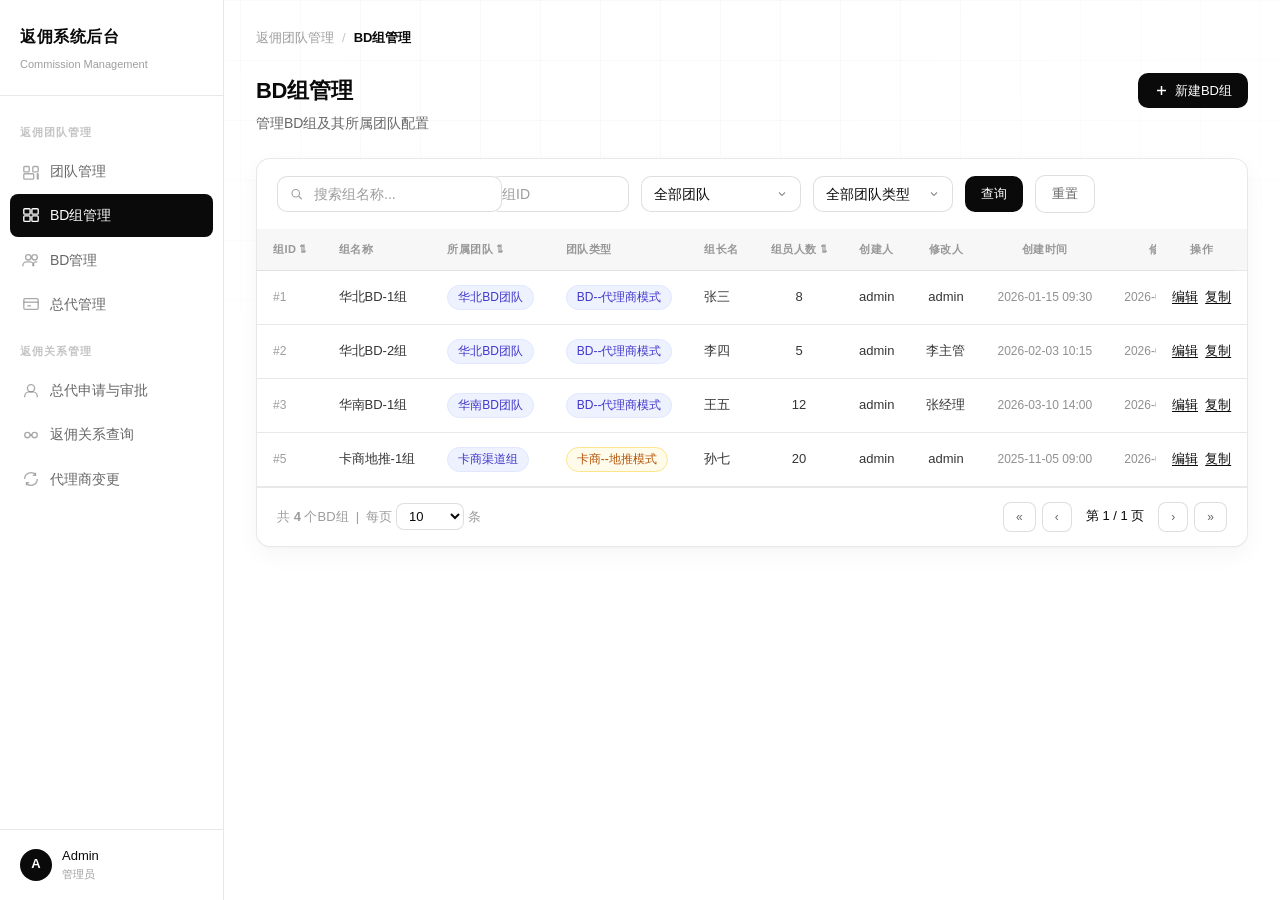
<file: bd-groups.html>
<!DOCTYPE html>
<html lang="zh-CN">
<head>
<meta charset="UTF-8">
<meta name="viewport" content="width=device-width, initial-scale=1.0">
<title>返佣系统后台 - BD组管理</title>
<link rel="stylesheet" href="common.css">
</head>
<body>
  <aside class="sidebar">
    <div class="sidebar-brand"><h1>返佣系统后台</h1><span>Commission Management</span></div>
    <nav class="sidebar-nav">
      <div class="sidebar-section">返佣团队管理</div>
      <a class="sidebar-item " href="teams.html"><svg viewBox="0 0 20 20" fill="none" stroke="currentColor" stroke-width="1.5"><rect x="2" y="5" width="6" height="6" rx="1"/><rect x="12" y="5" width="6" height="6" rx="1"/><rect x="2" y="13" width="11" height="6" rx="1"/><rect x="17" y="13" width="1" height="6" rx=".5"/></svg>团队管理</a>
      <a class="sidebar-item active" href="bd-groups.html"><svg viewBox="0 0 20 20" fill="none" stroke="currentColor" stroke-width="1.5"><rect x="2" y="3" width="7" height="6" rx="1"/><rect x="11" y="3" width="7" height="6" rx="1"/><rect x="2" y="11" width="7" height="6" rx="1"/><rect x="11" y="11" width="7" height="6" rx="1"/></svg>BD组管理</a>
      <a class="sidebar-item " href="bd-members.html"><svg viewBox="0 0 20 20" fill="none" stroke="currentColor" stroke-width="1.5"><circle cx="7" cy="7" r="3"/><circle cx="14" cy="7" r="3"/><path d="M1 17v-1a4 4 0 014-4h4a4 4 0 014 4v1"/><path d="M12 17v-1a4 4 0 014-4h1"/></svg>BD管理</a>
      <a class="sidebar-item " href="agent-manage.html"><svg viewBox="0 0 20 20" fill="none" stroke="currentColor" stroke-width="1.5"><rect x="2" y="4" width="16" height="12" rx="1.5"/><path d="M2 8h16"/><path d="M6 12h4"/></svg>总代管理</a>
      <div class="sidebar-section">返佣关系管理</div>
      <a class="sidebar-item " href="agents.html"><svg viewBox="0 0 20 20" fill="none" stroke="currentColor" stroke-width="1.5"><circle cx="10" cy="8" r="4"/><path d="M3 18v-1a5 5 0 015-5h4a5 5 0 015 5v1"/></svg>总代申请与审批</a>
      <a class="sidebar-item " href="agent-relation.html"><svg viewBox="0 0 20 20" fill="none" stroke="currentColor" stroke-width="1.5"><circle cx="6" cy="10" r="3"/><circle cx="14" cy="10" r="3"/><path d="M9 10h2"/></svg>返佣关系查询</a>
      <a class="sidebar-item " href="agent-change.html"><svg viewBox="0 0 20 20" fill="none" stroke="currentColor" stroke-width="1.5"><path d="M3 10a7 7 0 0112-4.9M17 10a7 7 0 01-12 4.9"/><path d="M15 3v3h-3M5 17v-3h3"/></svg>代理商变更</a>
    </nav>
    <div class="sidebar-footer"><div class="avatar">A</div><div class="info">Admin<small>管理员</small></div></div>
  </aside>
<div class="main">
  <div class="breadcrumb"><span>返佣团队管理</span><span class="sep">/</span><strong >BD组管理</strong></div>
  <div class="page-header">
    <div><h2>BD组管理</h2><p>管理BD组及其所属团队配置</p></div>
    <div style="display:flex;gap:10px;">
      <button class="btn btn-primary" onclick="openGroupModal()">
        <svg width="15" height="15" viewBox="0 0 20 20" fill="none" stroke="currentColor" stroke-width="2"><path d="M10 4v12M4 10h12"/></svg>新建BD组
      </button>
    </div>
  </div>
  <div class="card">
    <div class="filter-bar">
      <div class="search-input"><svg width="15" height="15" viewBox="0 0 20 20" fill="none" stroke="currentColor" stroke-width="1.5"><circle cx="9" cy="9" r="5"/><path d="M13 13l4 4"/></svg><input class="form-input" placeholder="搜索组名称..." id="gf-name-filter"></div>
      <input class="form-input" placeholder="组ID" style="width:100px;" id="gf-id-filter">
      <select class="form-select" style="width:160px;" id="gf-team-filter"><option value="">全部团队</option></select>
      <select class="form-select" style="width:140px;" id="gf-type-filter"><option value="">全部团队类型</option><option value="BD--代理商模式">BD--代理商模式</option><option value="BD--地推模式">BD--地推模式</option><option value="卡商--地推模式">卡商--地推模式</option><option value="独立代理商模式">独立代理商模式</option></select>
      <button class="btn btn-primary" onclick="filterGroups()">查询</button>
      <button class="btn btn-secondary" onclick="resetGroupFilters()">重置</button>
    </div>
    <div class="table-wrap"><table id="group-table"></table></div>
    <div class="pagination" id="group-pagination"></div>
  </div>
</div>

<div class="modal-overlay" id="modal-group">
  <div class="modal">
    <div class="modal-header"><h3 id="group-modal-title">新建BD组</h3><button class="modal-close" onclick="closeGroupModal()">✕</button></div>
    <div class="modal-body">
      <div class="section-title">基本信息</div>
      <div class="form-grid">
        <div class="full"><div class="form-group"><label class="form-label">组名称 <span class="req">*</span></label><span class="form-hint">由后台定义，全局不可重复</span><input class="form-input" placeholder="例如：华北BD-1组" id="gf-name"></div></div>
        <div class="full"><div class="form-group"><label class="form-label">所属团队 <span class="req">*</span></label><span class="form-hint">决定该组沿用的返佣规则，创建后不可修改</span><select class="form-select" id="gf-team" onchange="onGroupTeamChange()"><option value="">请选择</option></select><div id="gf-team-info" style="display:none;margin-top:12px;"></div></div></div>
      </div>
    </div>
    <div class="modal-footer"><button class="btn btn-secondary" onclick="closeGroupModal()">取消</button><button class="btn btn-primary" onclick="saveGroup()">保存</button></div>
  </div>
</div>

<script src="common.js"></script>
<script>
const gs = { data:[], filtered:[], page:1, size:10, sort:'', dir:'asc', editingId:null };

function renderGroups() {
  gs.data = [...groupData]; gs.filtered = [...groupData]; gs.page = 1;
  updateGroupTeamOptions();
  renderGroupTable();
}

function filterGroups() {
  const name = (document.getElementById('gf-name-filter')?.value || '').toLowerCase();
  const id = (document.getElementById('gf-id-filter')?.value || '').trim();
  const teamId = document.getElementById('gf-team-filter')?.value || '';
  const teamType = document.getElementById('gf-type-filter')?.value || '';
  gs.filtered = groupData.filter(g => {
    if (name && !g.name.toLowerCase().includes(name)) return false;
    if (id && g.id !== parseInt(id)) return false;
    if (teamId && g.teamId !== parseInt(teamId)) return false;
    if (teamType) {
      const t = getTeam(g.teamId);
      if (!t || t.type !== teamType) return false;
    }
    return true;
  });
  gs.page = 1; renderGroupTable();
}

function resetGroupFilters() {
  ['gf-name-filter','gf-id-filter','gf-team-filter','gf-type-filter'].forEach(id => { const el=document.getElementById(id); if(el) el.value=''; });
  gs.filtered = [...groupData]; gs.page = 1; renderGroupTable();
}

function sortGroups(field) {
  if (gs.sort === field) { gs.dir = gs.dir === 'asc' ? 'desc' : 'asc'; }
  else { gs.sort = field; gs.dir = 'asc'; }
  renderGroupTable();
}

function renderGroupTable() {
  let sorted = [...gs.filtered];
  if (gs.sort) {
    sorted.sort((a,b) => {
      let va = gs.sort === 'teamId' ? getTeamName(a[gs.sort]) : a[gs.sort];
      let vb = gs.sort === 'teamId' ? getTeamName(b[gs.sort]) : b[gs.sort];
      if (typeof va === 'string') va = va.toLowerCase();
      if (typeof vb === 'string') vb = vb.toLowerCase();
      return (va < vb ? -1 : va > vb ? 1 : 0) * (gs.dir === 'asc' ? 1 : -1);
    });
  }
  const total = sorted.length;
  const pages = Math.max(1, Math.ceil(total / gs.size));
  if (gs.page > pages) gs.page = pages;
  const start = (gs.page - 1) * gs.size;
  const pageData = sorted.slice(start, start + gs.size);

  const th = (label, field) => `<th class="sortable" onclick="sortGroups('${field}')">${label} ${gs.sort===field ? (gs.dir==='asc'?'▲':'▼') : '⇅'}</th>`;
  document.getElementById('group-table').innerHTML = `
    <thead><tr>
      ${th('组ID','id')}<th>组名称</th>${th('所属团队','teamId')}<th>团队类型</th><th>组长名</th>${th('组员人数','memberCount')}
      <th style="text-align:center">创建人</th><th style="text-align:center">修改人</th><th style="text-align:center">创建时间</th><th style="text-align:center">修改时间</th><th class="sticky-col" style="text-align:center">操作</th>
    </tr></thead>
    <tbody>${pageData.length === 0 ? `<tr><td colspan="11"><div class="empty-state"><svg width="40" height="40" viewBox="0 0 20 20" fill="none" stroke="currentColor" stroke-width="1"><rect x="2" y="3" width="16" height="14" rx="1"/><path d="M6 8h8M6 12h5"/></svg>没有找到匹配的BD组</div></td></tr>` : pageData.map(g => `
      <tr>
        <td style="color:rgba(9,9,11,.40);font-size:12px;">#${g.id}</td>
        <td style="font-weight:500;">${g.name}</td>
        <td><span class="badge badge-indigo">${getTeamName(g.teamId)}</span></td>
        <td>${badge((getTeam(g.teamId)||{}).type||'-')}</td>
        <td>${g.leaderName || '-'}</td>
        <td style="text-align:center;font-weight:500;">${g.memberCount}</td>
        <td style="text-align:center;font-size:13px;">${g.createdBy||'-'}</td>
        <td style="text-align:center;font-size:13px;">${g.updatedBy||'-'}</td>
        <td style="text-align:center;font-size:12px;color:rgba(9,9,11,.45);">${g.createdAt||'-'}</td>
        <td style="text-align:center;font-size:12px;color:rgba(9,9,11,.45);">${g.updatedAt||'-'}</td>
        <td class="sticky-col" style="text-align:center;"><a class="link" href="javascript:editGroup(${g.id})">编辑</a> &nbsp;<a class="link" href="javascript:copyGroup(${g.id})">复制</a></td>
      </tr>`).join('')}</tbody>`;

  document.getElementById('group-pagination').innerHTML = `
    <div class="pagination-info">共 <strong>${total}</strong> 个BD组 &nbsp;|&nbsp; 每页
      <select class="page-size-select" onchange="gs.size=parseInt(this.value);gs.page=1;renderGroupTable()">${[5,10,20,50].map(v => `<option value="${v}" ${gs.size===v?'selected':''}>${v}</option>`).join('')}</select> 条</div>
    <div class="pagination-btns">
      <button class="btn btn-secondary btn-sm" onclick="gs.page=1;renderGroupTable()" ${gs.page<=1?'disabled':''}>«</button>
      <button class="btn btn-secondary btn-sm" onclick="gs.page--;renderGroupTable()" ${gs.page<=1?'disabled':''}>‹</button>
      <span style="font-size:13px;padding:0 8px;">第 ${gs.page} / ${pages} 页</span>
      <button class="btn btn-secondary btn-sm" onclick="gs.page++;renderGroupTable()" ${gs.page>=pages?'disabled':''}>›</button>
      <button class="btn btn-secondary btn-sm" onclick="gs.page=pages;renderGroupTable()" ${gs.page>=pages?'disabled':''}>»</button>
    </div>`;
}

function lineTooltipHTML(l) {
  let rows = '';
  if (l.mode === 'tier' && l.tiers && l.tiers.length) {
    rows += l.tiers.map((t, i) => {
      const lower = (i === 0 ? 0 : (l.tiers[i-1].amount || 0)).toLocaleString();
      const isLast = i === l.tiers.length - 1;
      const range = isLast ? `&gt; ${lower}` : `${lower} - ${(t.amount||0).toLocaleString()}`;
      return `<div class="hover-tip-row"><span>${range}</span><strong>${t.rate}%</strong></div>`;
    }).join('');
  }
  if (l.requireActive || l.requireAmount) {
    const reqParts = [];
    if (l.requireActive) reqParts.push('必须激活U卡');
    if (l.requireAmount) reqParts.push('必须充值金额达标');
    rows += `<div class="hover-tip-row"><span>结算要求</span><strong>${reqParts.join(' / ')}</strong></div>`;
  }
  return rows;
}
function onGroupTeamChange() {
  const teamId = document.getElementById('gf-team').value;
  const el = document.getElementById('gf-team-info');
  if (!teamId) { el.style.display = 'none'; return; }
  const t = getTeam(parseInt(teamId));
  if (!t) { el.style.display = 'none'; return; }
  el.style.display = 'block';
  el.innerHTML = `<div class="info-box">
    <div class="row">
      <div class="item"><span class="label">团队类型</span><span class="value">${t.type}</span></div>
      <div class="item"><span class="label">返佣深度</span><span class="value">${t.depth} 级</span></div>
      <div class="item"><span class="label">结算周期</span><span class="value">${t.cycle}</span></div>
      <div class="item"><span class="label">状态</span><span class="value">${t.status==='enabled'?'<span class="badge badge-emerald">启用</span>':'<span class="badge badge-slate">停用</span>'}</span></div>
      <div class="item"><span class="label">推荐绑卡</span><span class="value">${t.requireCard?'<span class="badge badge-amber">是</span>':'<span class="badge badge-slate">否</span>'}</span></div>
      <div class="item"><span class="label">叠加手续费</span><span class="value">${t.extraFee?'<span class="badge badge-amber">是</span>':'<span class="badge badge-slate">否</span>'}</span></div>
    </div>
    <div class="row rate-row">
      ${['co','spot','deposit','card'].map(k => {
        const label = {co:'合约',spot:'现货',deposit:'充值',card:'充卡'}[k];
        const l = (t.lines || {})[k] || {};
        if (!l.enabled) return `<span>${label} <strong>未启用</strong></span>`;
        const val = l.mode === 'tier' ? '阶梯' : l.rate + '%';
        const hasExtra = l.mode === 'tier' || l.requireActive || l.requireAmount;
        if (hasExtra) {
          return `<span>${label} <span class="hover-tip-wrap"><strong>${val}</strong><span class="hover-tip">${lineTooltipHTML(l)}</span></span></span>`;
        }
        return `<span>${label} <strong>${val}</strong></span>`;
      }).join(' · ')}
    </div>
  </div>`;
}

function openGroupModal() {
  gs.editingId = null;
  document.getElementById('group-modal-title').textContent = '新建BD组';
  document.getElementById('gf-name').value = '';
  const sel = document.getElementById('gf-team');
  sel.innerHTML = '<option value="">请选择</option>' + teamData.map(t => `<option value="${t.id}">${t.name}</option>`).join('');
  sel.disabled = false;
  document.getElementById('gf-team-info').style.display = 'none';
  document.getElementById('modal-group').classList.add('open');
}

function closeGroupModal() { document.getElementById('modal-group').classList.remove('open'); }

function copyGroup(id) {
  gs.editingId = null;
  document.getElementById('group-modal-title').textContent = '新建BD组';
  const g = groupData.find(x => x.id === id);
  if (!g) return;
  document.getElementById('gf-name').value = g.name + ' - 副本';
  const sel = document.getElementById('gf-team');
  sel.innerHTML = '<option value="">请选择</option>' + teamData.map(t => `<option value="${t.id}" ${t.id===g.teamId?'selected':''}>${t.name}</option>`).join('');
  sel.disabled = false;
  onGroupTeamChange();
  document.getElementById('modal-group').classList.add('open');
}

function editGroup(id) {
  gs.editingId = id;
  document.getElementById('group-modal-title').textContent = '编辑BD组';
  const g = groupData.find(x => x.id === id);
  if (!g) return;
  document.getElementById('gf-name').value = g.name;
  const sel = document.getElementById('gf-team');
  sel.innerHTML = '<option value="">请选择</option>' + teamData.map(t => `<option value="${t.id}" ${t.id===g.teamId?'selected':''}>${t.name}</option>`).join('');
  sel.disabled = true;
  onGroupTeamChange();
  document.getElementById('modal-group').classList.add('open');
}

function saveGroup() {
  const name = document.getElementById('gf-name').value.trim();
  const teamId = document.getElementById('gf-team').value;
  if (!name) return alert('请填写组名称');
  if (!teamId) return alert('请选择所属团队');
  const existing = gs.editingId ? groupData.find(x => x.id === gs.editingId) : null;
  const obj = { id: gs.editingId || nextId(groupData), name, teamId: parseInt(teamId), leaderUid: existing ? existing.leaderUid : '', leaderName: existing ? existing.leaderName : '', memberCount: existing ? existing.memberCount : 0, createdBy: existing ? existing.createdBy : 'admin', createdAt: existing ? existing.createdAt : now(), updatedBy: 'admin', updatedAt: now() };
  if (gs.editingId) { const idx = groupData.findIndex(x => x.id === gs.editingId); if (idx >= 0) groupData[idx] = obj; }
  else { groupData.push(obj); }
  closeGroupModal();
  filterGroups();
}

document.getElementById('modal-group').addEventListener('click', function(e) { if (e.target === this) closeGroupModal(); });
renderGroups();
</script>

</body>
</html>
</file>
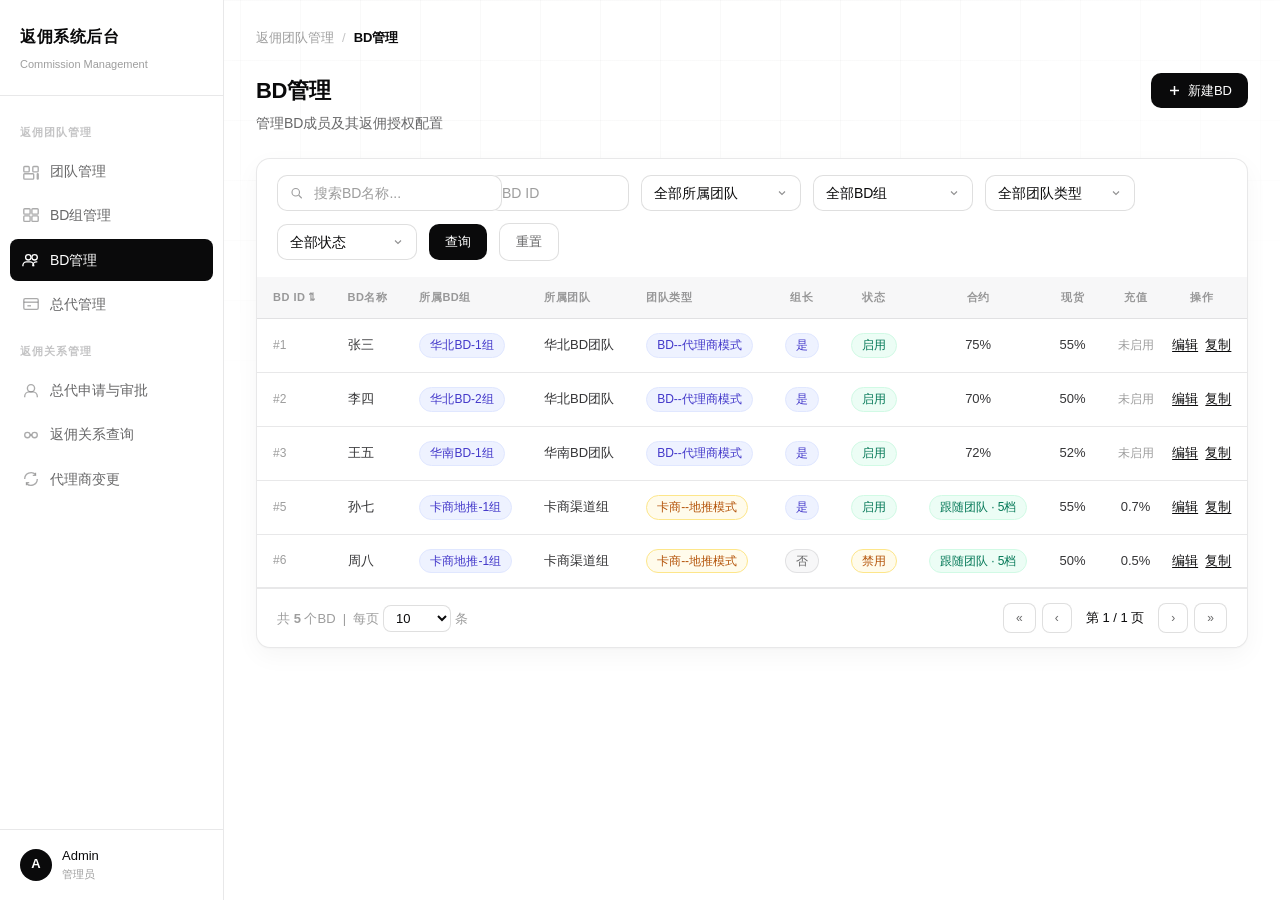
<file: bd-members.html>
<!DOCTYPE html>
<html lang="zh-CN">
<head>
<meta charset="UTF-8">
<meta name="viewport" content="width=device-width, initial-scale=1.0">
<title>返佣系统后台 - BD管理</title>
<link rel="stylesheet" href="common.css">
</head>
<body>
  <aside class="sidebar">
    <div class="sidebar-brand"><h1>返佣系统后台</h1><span>Commission Management</span></div>
    <nav class="sidebar-nav">
      <div class="sidebar-section">返佣团队管理</div>
      <a class="sidebar-item " href="teams.html"><svg viewBox="0 0 20 20" fill="none" stroke="currentColor" stroke-width="1.5"><rect x="2" y="5" width="6" height="6" rx="1"/><rect x="12" y="5" width="6" height="6" rx="1"/><rect x="2" y="13" width="11" height="6" rx="1"/><rect x="17" y="13" width="1" height="6" rx=".5"/></svg>团队管理</a>
      <a class="sidebar-item " href="bd-groups.html"><svg viewBox="0 0 20 20" fill="none" stroke="currentColor" stroke-width="1.5"><rect x="2" y="3" width="7" height="6" rx="1"/><rect x="11" y="3" width="7" height="6" rx="1"/><rect x="2" y="11" width="7" height="6" rx="1"/><rect x="11" y="11" width="7" height="6" rx="1"/></svg>BD组管理</a>
      <a class="sidebar-item active" href="bd-members.html"><svg viewBox="0 0 20 20" fill="none" stroke="currentColor" stroke-width="1.5"><circle cx="7" cy="7" r="3"/><circle cx="14" cy="7" r="3"/><path d="M1 17v-1a4 4 0 014-4h4a4 4 0 014 4v1"/><path d="M12 17v-1a4 4 0 014-4h1"/></svg>BD管理</a>
      <a class="sidebar-item " href="agent-manage.html"><svg viewBox="0 0 20 20" fill="none" stroke="currentColor" stroke-width="1.5"><rect x="2" y="4" width="16" height="12" rx="1.5"/><path d="M2 8h16"/><path d="M6 12h4"/></svg>总代管理</a>
      <div class="sidebar-section">返佣关系管理</div>
      <a class="sidebar-item " href="agents.html"><svg viewBox="0 0 20 20" fill="none" stroke="currentColor" stroke-width="1.5"><circle cx="10" cy="8" r="4"/><path d="M3 18v-1a5 5 0 015-5h4a5 5 0 015 5v1"/></svg>总代申请与审批</a>
      <a class="sidebar-item " href="agent-relation.html"><svg viewBox="0 0 20 20" fill="none" stroke="currentColor" stroke-width="1.5"><circle cx="6" cy="10" r="3"/><circle cx="14" cy="10" r="3"/><path d="M9 10h2"/></svg>返佣关系查询</a>
      <a class="sidebar-item " href="agent-change.html"><svg viewBox="0 0 20 20" fill="none" stroke="currentColor" stroke-width="1.5"><path d="M3 10a7 7 0 0112-4.9M17 10a7 7 0 01-12 4.9"/><path d="M15 3v3h-3M5 17v-3h3"/></svg>代理商变更</a>
    </nav>
    <div class="sidebar-footer"><div class="avatar">A</div><div class="info">Admin<small>管理员</small></div></div>
  </aside>
<div class="main">
  <div class="breadcrumb"><span>返佣团队管理</span><span class="sep">/</span><strong >BD管理</strong></div>
  <div class="page-header">
    <div><h2>BD管理</h2><p>管理BD成员及其返佣授权配置</p></div>
    <div style="display:flex;gap:10px;">
      <button class="btn btn-primary" onclick="openBDModal()">
        <svg width="15" height="15" viewBox="0 0 20 20" fill="none" stroke="currentColor" stroke-width="2"><path d="M10 4v12M4 10h12"/></svg>新建BD
      </button>
    </div>
  </div>
  <div class="card">
    <div class="filter-bar">
      <div class="search-input"><svg width="15" height="15" viewBox="0 0 20 20" fill="none" stroke="currentColor" stroke-width="1.5"><circle cx="9" cy="9" r="5"/><path d="M13 13l4 4"/></svg><input class="form-input" placeholder="搜索BD名称..." id="bf-name-filter"></div>
      <input class="form-input" placeholder="BD ID" style="width:100px;" id="bf-id-filter">
      <select class="form-select" style="width:160px;" id="bf-team-filter" onchange="onBDTeamFilterChange()"><option value="">全部所属团队</option></select>
      <select class="form-select" style="width:160px;" id="bf-group-filter"><option value="">全部BD组</option></select>
      <select class="form-select" style="width:150px;" id="bf-type-filter"><option value="">全部团队类型</option><option value="BD--代理商模式">BD--代理商模式</option><option value="BD--地推模式">BD--地推模式</option><option value="卡商--地推模式">卡商--地推模式</option><option value="独立代理商模式">独立代理商模式</option></select>
      <select class="form-select" style="width:110px;" id="bf-status-filter"><option value="">全部状态</option><option value="启用">启用</option><option value="禁用">禁用</option><option value="离职">离职</option></select>
      <button class="btn btn-primary" onclick="filterBDs()">查询</button>
      <button class="btn btn-secondary" onclick="resetBDFilters()">重置</button>
    </div>
    <div class="table-wrap"><table id="bd-table"></table></div>
    <div class="pagination" id="bd-pagination"></div>
  </div>
</div>

<div class="modal-overlay" id="modal-bd">
  <div class="modal modal-wide">
    <div class="modal-header"><h3 id="bd-modal-title">新建BD</h3><button class="modal-close" onclick="closeBDModal()">✕</button></div>
    <div class="modal-body">
      <div class="section-title">基本信息</div>
      <div class="form-grid">
        <div class="full"><div class="form-group"><label class="form-label">BD名称 <span class="req">*</span></label><input class="form-input" placeholder="例如：张三" id="bf-name"></div></div>
        <div><div class="form-group"><label class="form-label">所属团队 <span class="req">*</span></label><select class="form-select" id="bf-team" onchange="onBDTeamChange()"><option value="">请选择</option></select></div></div>
        <div><div class="form-group"><label class="form-label">所属BD组 <span class="req">*</span></label><select class="form-select" id="bf-group"><option value="">请先选择团队</option></select></div></div>
        <div><div class="form-group"><label class="form-label">是否为组长</label><select class="form-select" id="bf-leader"><option value="false">否</option><option value="true">是</option></select></div></div>
        <div><div class="form-group"><label class="form-label">状态 <span class="req">*</span></label><select class="form-select" id="bf-status"><option value="启用">启用</option><option value="禁用">禁用</option><option value="离职">离职</option></select></div></div>
      </div>
      <div class="section-title">返佣授权比例</div>
      <span class="form-hint" style="display:block;margin:-8px 0 16px;">梯度类业务线固定跟随所属团队的梯度，不可单独设置；固定比例业务线可设置自有比例，但不可超过团队授权比例</span>
      <div id="bf-rate-container"><div class="form-hint">请先选择所属团队</div></div>
    </div>
    <div class="modal-footer"><button class="btn btn-secondary" onclick="closeBDModal()">取消</button><button class="btn btn-primary" onclick="saveBD()">保存</button></div>
  </div>
</div>

<script src="common.js"></script>
<script>
const bs = { data:[], filtered:[], page:1, size:10, sort:'', dir:'asc', editingId:null };
const BD_LINE_DEFS = [ { key:'co', label:'合约' }, { key:'spot', label:'现货' }, { key:'deposit', label:'充值' }, { key:'card', label:'充卡' } ];
let currentBDLines = {};
function fmtAmt(n) {
  n = n || 0;
  return n.toLocaleString();
}

function renderBDs() {
  bs.data = [...bdData]; bs.filtered = [...bdData]; bs.page = 1;
  updateBDTeamFilterOptions();
  updateBDGroupOptions();
  renderBDTable();
}

function onBDTeamFilterChange() {
  document.getElementById('bf-group-filter').value = '';
  updateBDGroupOptions();
}

function filterBDs() {
  const name = (document.getElementById('bf-name-filter')?.value || '').toLowerCase();
  const id = (document.getElementById('bf-id-filter')?.value || '').trim();
  const teamId = document.getElementById('bf-team-filter')?.value || '';
  const gid = document.getElementById('bf-group-filter')?.value || '';
  const status = document.getElementById('bf-status-filter')?.value || '';
  const bfType = document.getElementById('bf-type-filter')?.value || '';
  bs.filtered = bdData.filter(b => {
    if (name && !b.name.toLowerCase().includes(name)) return false;
    if (id && b.id !== parseInt(id)) return false;
    if (teamId && getBDTeam(b)?.id !== parseInt(teamId)) return false;
    if (gid && b.groupId !== parseInt(gid)) return false;
    if (bfType && getBDTeamType(b) !== bfType) return false;
    if (status && b.status !== status) return false;
    return true;
  });
  bs.page = 1; renderBDTable();
}

function resetBDFilters() {
  ['bf-name-filter','bf-id-filter','bf-team-filter','bf-group-filter','bf-type-filter','bf-status-filter'].forEach(id => { const el=document.getElementById(id); if(el) el.value=''; });
  updateBDGroupOptions();
  bs.filtered = [...bdData]; bs.page = 1; renderBDTable();
}

function sortBDs(field) {
  if (bs.sort === field) { bs.dir = bs.dir === 'asc' ? 'desc' : 'asc'; }
  else { bs.sort = field; bs.dir = 'asc'; }
  renderBDTable();
}

// BD 没有自己的梯度，梯度类业务线直接展示所属团队的梯度（团队变更立即联动）
function formatTierCell(tiers) {
  if (!tiers || !tiers.length) return '<span class="form-hint">未设置</span>';
  var rows = '';
  for (var i = 0; i < tiers.length; i++) {
    var t = tiers[i];
    var prevAmt = i > 0 ? tiers[i-1].amount : 0;
    var range = t.amount ? (prevAmt ? '$' + (prevAmt>=1e6?(prevAmt/1e6).toFixed(0)+'M':(prevAmt/1e3).toFixed(0)+'K') + ' < ' : '') + '≤$' + (t.amount>=1e6?(t.amount/1e6).toFixed(0)+'M':(t.amount/1e3).toFixed(0)+'K') : '>$' + (prevAmt>=1e6?(prevAmt/1e6).toFixed(0)+'M':(prevAmt/1e3).toFixed(0)+'K');
    rows += '<div class="tier-popover-row"><span class="tier-amount">' + range + '</span><span class="tier-rate">' + t.rate + '%</span></div>';
  }
  return '<span class="tier-badge badge badge-emerald">跟随团队 · ' + tiers.length + '档<div class="tier-popover"><div class="tier-popover-header"><span>累计交易额</span><span>返佣比例</span></div><div class="tier-popover-body">' + rows + '</div></div></span>';
}
function bdRateCell(b, key) {
  var t = getBDTeam(b);
  var tl = t && t.lines ? t.lines[key] : null;
  if (!tl || !tl.enabled) return '<span class="form-hint">未启用</span>';
  if (tl.mode === 'tier') return formatTierCell(tl.tiers);
  return (b.lines ? b.lines[key] : 0) + '%';
}

function renderBDTable() {
  let sorted = [...bs.filtered];
  if (bs.sort) {
    sorted.sort((a,b) => {
      let va = a[bs.sort], vb = b[bs.sort];
      if (typeof va === 'string') va = va.toLowerCase();
      if (typeof vb === 'string') vb = vb.toLowerCase();
      return (va < vb ? -1 : va > vb ? 1 : 0) * (bs.dir === 'asc' ? 1 : -1);
    });
  }
  const total = sorted.length;
  const pages = Math.max(1, Math.ceil(total / bs.size));
  if (bs.page > pages) bs.page = pages;
  const start = (bs.page - 1) * bs.size;
  const pageData = sorted.slice(start, start + bs.size);

  const th = (label, field) => `<th class="sortable" onclick="sortBDs('${field}')">${label} ${bs.sort===field ? (bs.dir==='asc'?'▲':'▼') : '⇅'}</th>`;
  const statusBadge = (st) => st==='启用' ? '<span class="badge badge-emerald">启用</span>' : st==='禁用' ? '<span class="badge badge-amber">禁用</span>' : '<span class="badge badge-rose">离职</span>';
  document.getElementById('bd-table').innerHTML = `
    <thead><tr>
      ${th('BD ID','id')}<th>BD名称</th><th>所属BD组</th><th>所属团队</th><th>团队类型</th><th style="text-align:center">组长</th><th style="text-align:center">状态</th>
      <th style="text-align:center">合约</th><th style="text-align:center">现货</th><th style="text-align:center">充值</th><th style="text-align:center">充卡</th>
      <th style="text-align:center">创建人</th><th style="text-align:center">创建时间</th><th style="text-align:center">修改人</th><th style="text-align:center">修改时间</th><th class="sticky-col" style="text-align:center">操作</th>
    </tr></thead>
    <tbody>${pageData.length === 0 ? `<tr><td colspan="16"><div class="empty-state"><svg width="40" height="40" viewBox="0 0 20 20" fill="none" stroke="currentColor" stroke-width="1"><rect x="2" y="3" width="16" height="14" rx="1"/><path d="M6 8h8M6 12h5"/></svg>没有找到匹配的BD</div></td></tr>` : pageData.map(b => {
      const bdTeamType = getBDTeamType(b);
      return `<tr>
        <td style="color:rgba(9,9,11,.40);font-size:12px;">#${b.id}</td>
        <td style="font-weight:500;">${b.name}</td>
        <td><span class="badge badge-indigo">${getGroupName(b.groupId)}</span></td>
        <td>${getTeamName((groupData.find(function(g){return g.id===b.groupId})||{}).teamId)||'-'}</td>
        <td>${badge(bdTeamType)}</td>
        <td style="text-align:center;">${b.isLeader ? '<span class="badge badge-indigo">是</span>' : '<span class="badge badge-slate">否</span>'}</td>
        <td style="text-align:center;">${statusBadge(b.status)}</td>
        <td style="text-align:center;font-weight:500;">${bdRateCell(b,'co')}</td>
        <td style="text-align:center;">${bdRateCell(b,'spot')}</td>
        <td style="text-align:center;">${bdRateCell(b,'deposit')}</td>
        <td style="text-align:center;">${bdRateCell(b,'card')}</td>
        <td style="text-align:center;font-size:13px;">${b.createdBy||'-'}</td>
        <td style="text-align:center;font-size:12px;color:rgba(9,9,11,.45);">${b.createdAt||'-'}</td>
        <td style="text-align:center;font-size:13px;">${b.updatedBy||'-'}</td>
        <td style="text-align:center;font-size:12px;color:rgba(9,9,11,.45);">${b.updatedAt||'-'}</td>
        <td class="sticky-col" style="text-align:center;"><a class="link" href="javascript:editBD(${b.id})">编辑</a> &nbsp;<a class="link" href="javascript:copyBD(${b.id})">复制</a></td>
      </tr>`;
    }).join('')}</tbody>`;

  document.getElementById('bd-pagination').innerHTML = `
    <div class="pagination-info">共 <strong>${total}</strong> 个BD &nbsp;|&nbsp; 每页
      <select class="page-size-select" onchange="bs.size=parseInt(this.value);bs.page=1;renderBDTable()">${[5,10,20,50].map(v => `<option value="${v}" ${bs.size===v?'selected':''}>${v}</option>`).join('')}</select> 条</div>
    <div class="pagination-btns">
      <button class="btn btn-secondary btn-sm" onclick="bs.page=1;renderBDTable()" ${bs.page<=1?'disabled':''}>«</button>
      <button class="btn btn-secondary btn-sm" onclick="bs.page--;renderBDTable()" ${bs.page<=1?'disabled':''}>‹</button>
      <span style="font-size:13px;padding:0 8px;">第 ${bs.page} / ${pages} 页</span>
      <button class="btn btn-secondary btn-sm" onclick="bs.page++;renderBDTable()" ${bs.page>=pages?'disabled':''}>›</button>
      <button class="btn btn-secondary btn-sm" onclick="bs.page=pages;renderBDTable()" ${bs.page>=pages?'disabled':''}>»</button>
    </div>`;
}

function onBDTeamChange() {
  var teamId = document.getElementById('bf-team').value;
  var sel = document.getElementById('bf-group');
  currentBDLines = {}; // 手动切换团队时，之前录入的比例不再适用，清空重填
  if (!teamId) {
    sel.innerHTML = '<option value="">请先选择团队</option>';
    renderBDRateSection();
    return;
  }
  var groups = groupData.filter(function(g) { return g.teamId === parseInt(teamId); });
  sel.innerHTML = '<option value="">请选择BD组</option>' + groups.map(function(g) { return '<option value="' + g.id + '">' + g.name + '</option>'; }).join('');
  renderBDRateSection();
}

// 返佣授权比例区块：梯度业务线只读展示团队梯度；固定比例业务线可编辑，上限为团队授权比例
function renderBDRateSection() {
  var container = document.getElementById('bf-rate-container');
  var teamId = document.getElementById('bf-team').value;
  if (!teamId) { container.innerHTML = '<div class="form-hint">请先选择所属团队</div>'; return; }
  var t = getTeam(parseInt(teamId));
  if (!t) { container.innerHTML = '<div class="form-hint">请先选择所属团队</div>'; return; }
  container.innerHTML = BD_LINE_DEFS.map(function(d) {
    var tl = (t.lines || {})[d.key] || {};
    if (!tl.enabled) {
      return '<div class="form-group" style="margin-bottom:16px;"><label class="form-label" style="color:var(--text-muted);">' + d.label + '返佣</label><span class="form-hint">该团队未启用' + d.label + '返佣，无需设置</span></div>';
    }
    if (tl.mode === 'tier') {
      var rows = (tl.tiers || []).map(function(tier, i) {
        var lower = i === 0 ? 0 : (tl.tiers[i-1].amount || 0);
        var isLast = i === tl.tiers.length - 1;
        var range = i === 0 ? ('≤$' + fmtAmt(tier.amount || 0))
          : isLast ? ('&gt;$' + fmtAmt(lower))
          : ('$' + fmtAmt(lower) + ' &lt; ≤$' + fmtAmt(tier.amount || 0));
        return '<div class="tier-table-row"><span>' + range + '</span><strong>' + tier.rate + '%</strong></div>';
      }).join('');
      return '<div style="margin-bottom:16px;"><div class="field-box-title" style="margin-bottom:8px;">' + d.label + '返佣比例（跟随团队梯度，不可修改）</div><div class="tier-table"><div class="tier-table-header"><span>累计交易额</span><span>返佣比例</span></div>' + rows + '</div></div>';
    }
    var val = currentBDLines[d.key] || '';
    return '<div class="form-group" style="margin-bottom:16px;"><label class="form-label">' + d.label + '返佣授权比例</label><span class="form-hint">不可超过团队授权比例 ' + tl.rate + '%</span><div style="display:flex;align-items:center;gap:8px;"><input class="form-input" type="number" min="0" max="' + tl.rate + '" step="0.1" id="bf-rate-' + d.key + '" value="' + val + '" placeholder="' + tl.rate + '" style="max-width:200px;"><span style="color:rgba(9,9,11,.40);font-size:14px;">%</span></div></div>';
  }).join('');
}

function openBDModal() {
  bs.editingId = null;
  document.getElementById('bd-modal-title').textContent = '新建BD';
  document.getElementById('bf-name').value = '';
  var teamSel = document.getElementById('bf-team');
  teamSel.innerHTML = '<option value="">请选择</option>' + teamData.map(function(t) { return '<option value="' + t.id + '">' + t.name + '</option>'; }).join('');
  teamSel.disabled = false;
  var sel = document.getElementById('bf-group');
  sel.innerHTML = '<option value="">请先选择团队</option>';
  sel.disabled = false;
  document.getElementById('bf-leader').value = 'false';
  document.getElementById('bf-status').value = '启用';
  currentBDLines = {};
  renderBDRateSection();
  document.getElementById('modal-bd').classList.add('open');
}

function closeBDModal() { document.getElementById('modal-bd').classList.remove('open'); }

function copyBD(id) {
  bs.editingId = null;
  document.getElementById('bd-modal-title').textContent = '新建BD';
  var b = bdData.find(function(x) { return x.id === id; });
  if (!b) return;
  document.getElementById('bf-name').value = b.name + ' - 副本';
  // Pre-select team from BD's group
  var bdGroup = groupData.find(function(g) { return g.id === b.groupId; });
  var bdTeamId = bdGroup ? bdGroup.teamId : null;
  var teamSel = document.getElementById('bf-team');
  teamSel.innerHTML = '<option value="">请选择</option>' + teamData.map(function(t) { return '<option value="' + t.id + '" ' + (t.id===bdTeamId?'selected':'') + '>' + t.name + '</option>'; }).join('');
  teamSel.disabled = false;
  // Populate group dropdown filtered by team (without resetting currentBDLines)
  var sel = document.getElementById('bf-group');
  if (bdTeamId) {
    var groups1 = groupData.filter(function(g) { return g.teamId === bdTeamId; });
    sel.innerHTML = '<option value="">请选择BD组</option>' + groups1.map(function(g) { return '<option value="' + g.id + '">' + g.name + '</option>'; }).join('');
    sel.value = b.groupId;
  } else {
    sel.innerHTML = '<option value="">请先选择团队</option>';
  }
  sel.disabled = false;
  document.getElementById('bf-leader').value = b.isLeader ? 'true' : 'false';
  document.getElementById('bf-status').value = b.status;
  currentBDLines = Object.assign({}, b.lines);
  renderBDRateSection();
  document.getElementById('modal-bd').classList.add('open');
}

function editBD(id) {
  bs.editingId = id;
  document.getElementById('bd-modal-title').textContent = '编辑BD';
  var b = bdData.find(function(x) { return x.id === id; });
  if (!b) return;
  document.getElementById('bf-name').value = b.name;
  // Team cascading: find team from BD's group, populate both dropdowns
  var bdGroup = groupData.find(function(g) { return g.id === b.groupId; });
  var bdTeamId = bdGroup ? bdGroup.teamId : null;
  var teamSel = document.getElementById('bf-team');
  teamSel.innerHTML = '<option value="">请选择</option>' + teamData.map(function(t) { return '<option value="' + t.id + '" ' + (t.id===bdTeamId?'selected':'') + '>' + t.name + '</option>'; }).join('');
  teamSel.disabled = true;
  var sel = document.getElementById('bf-group');
  if (bdTeamId) {
    var groups = groupData.filter(function(g) { return g.teamId === bdTeamId; });
    sel.innerHTML = '<option value="">请选择</option>' + groups.map(function(g) { return '<option value="' + g.id + '" ' + (g.id===b.groupId?'selected':'') + '>' + g.name + '</option>'; }).join('');
  } else {
    sel.innerHTML = '<option value="">请选择</option>';
  }
  sel.disabled = true;
  document.getElementById('bf-leader').value = b.isLeader ? 'true' : 'false';
  document.getElementById('bf-status').value = b.status;
  currentBDLines = Object.assign({}, b.lines);
  renderBDRateSection();
  document.getElementById('modal-bd').classList.add('open');
}

function saveBD() {
  var name = document.getElementById('bf-name').value.trim();
  var teamId = document.getElementById('bf-team').value;
  var groupId = document.getElementById('bf-group').value;
  if (!name) return alert('请填写BD名称');
  if (!teamId) return alert('请选择所属团队');
  if (!groupId) return alert('请选择所属BD组');
  var t = getTeam(parseInt(teamId));
  var lines = {};
  var overLimitMsg = null;
  BD_LINE_DEFS.forEach(function(d) {
    var tl = (t && t.lines) ? t.lines[d.key] : null;
    if (!tl || !tl.enabled || tl.mode === 'tier') { lines[d.key] = 0; return; } // 未启用/梯度线：BD 不持有自有比例
    var input = document.getElementById('bf-rate-' + d.key);
    var v = parseFloat(input ? input.value : 0) || 0;
    if (v > tl.rate) overLimitMsg = d.label + '返佣授权比例不可超过团队授权的 ' + tl.rate + '%';
    lines[d.key] = v;
  });
  if (overLimitMsg) return alert(overLimitMsg);
  var obj = {
    id: bs.editingId || nextId(bdData), name: name, groupId: parseInt(groupId),
    isLeader: document.getElementById('bf-leader').value === 'true',
    status: document.getElementById('bf-status').value,
    lines: lines,
    createdBy: bs.editingId ? (bdData.find(function(x) { return x.id===bs.editingId; })?.createdBy||'admin') : 'admin',
    createdAt: bs.editingId ? (bdData.find(function(x) { return x.id===bs.editingId; })?.createdAt||now()) : now(),
    updatedBy: 'admin', updatedAt: now(),
  };
  if (bs.editingId) { var idx = bdData.findIndex(function(x) { return x.id === bs.editingId; }); if (idx >= 0) bdData[idx] = obj; }
  else { bdData.push(obj); }
  closeBDModal();
  filterBDs();
}

document.getElementById('modal-bd').addEventListener('click', function(e) { if (e.target === this) closeBDModal(); });
renderBDs();
</script>

</body>
</html>
</file>
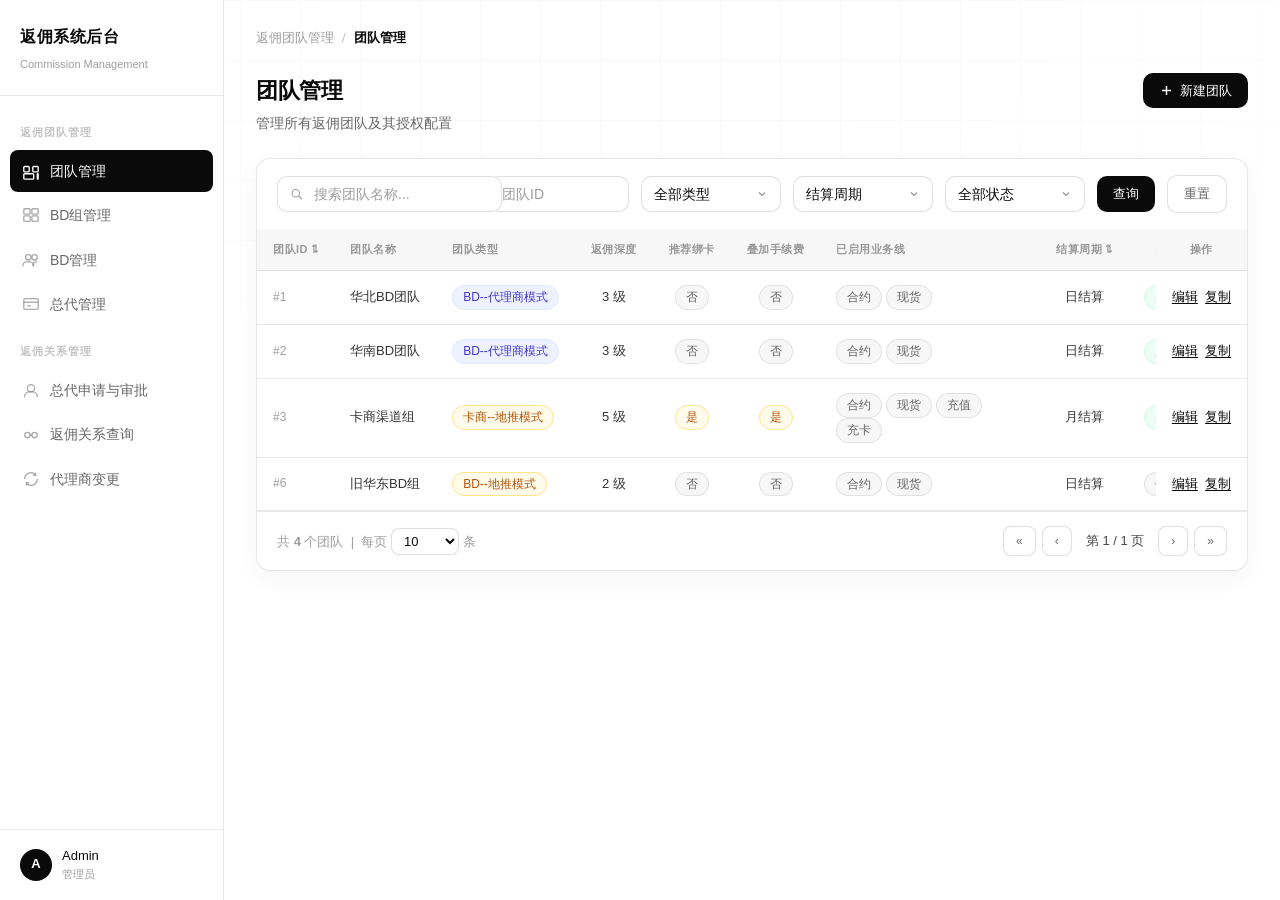
<file: teams.html>
<!DOCTYPE html>
<html lang="zh-CN">
<head>
<meta charset="UTF-8">
<meta name="viewport" content="width=device-width, initial-scale=1.0">
<title>返佣系统后台 - 团队管理</title>
<link rel="stylesheet" href="common.css">
</head>
<body>
  <aside class="sidebar">
    <div class="sidebar-brand">
      <h1>返佣系统后台</h1>
      <span>Commission Management</span>
    </div>
    <nav class="sidebar-nav">
      <div class="sidebar-section">返佣团队管理</div>
      <a class="sidebar-item active" href="teams.html">
        <svg viewBox="0 0 20 20" fill="none" stroke="currentColor" stroke-width="1.5"><rect x="2" y="5" width="6" height="6" rx="1"/><rect x="12" y="5" width="6" height="6" rx="1"/><rect x="2" y="13" width="11" height="6" rx="1"/><rect x="17" y="13" width="1" height="6" rx=".5"/></svg>
        团队管理
      </a>
      <a class="sidebar-item " href="bd-groups.html">
        <svg viewBox="0 0 20 20" fill="none" stroke="currentColor" stroke-width="1.5"><rect x="2" y="3" width="7" height="6" rx="1"/><rect x="11" y="3" width="7" height="6" rx="1"/><rect x="2" y="11" width="7" height="6" rx="1"/><rect x="11" y="11" width="7" height="6" rx="1"/></svg>
        BD组管理
      </a>
      <a class="sidebar-item " href="bd-members.html">
        <svg viewBox="0 0 20 20" fill="none" stroke="currentColor" stroke-width="1.5"><circle cx="7" cy="7" r="3"/><circle cx="14" cy="7" r="3"/><path d="M1 17v-1a4 4 0 014-4h4a4 4 0 014 4v1"/><path d="M12 17v-1a4 4 0 014-4h1"/></svg>
        BD管理
      </a>
      <a class="sidebar-item " href="agent-manage.html">
        <svg viewBox="0 0 20 20" fill="none" stroke="currentColor" stroke-width="1.5"><rect x="2" y="4" width="16" height="12" rx="1.5"/><path d="M2 8h16"/><path d="M6 12h4"/></svg>
        总代管理
      </a>
      <div class="sidebar-section">返佣关系管理</div>
      <a class="sidebar-item " href="agents.html">
        <svg viewBox="0 0 20 20" fill="none" stroke="currentColor" stroke-width="1.5"><circle cx="10" cy="8" r="4"/><path d="M3 18v-1a5 5 0 015-5h4a5 5 0 015 5v1"/></svg>
        总代申请与审批
      </a>
      <a class="sidebar-item " href="agent-relation.html">
        <svg viewBox="0 0 20 20" fill="none" stroke="currentColor" stroke-width="1.5"><circle cx="6" cy="10" r="3"/><circle cx="14" cy="10" r="3"/><path d="M9 10h2"/></svg>
        返佣关系查询
      </a>
      <a class="sidebar-item " href="agent-change.html">
        <svg viewBox="0 0 20 20" fill="none" stroke="currentColor" stroke-width="1.5"><path d="M3 10a7 7 0 0112-4.9M17 10a7 7 0 01-12 4.9"/><path d="M15 3v3h-3M5 17v-3h3"/></svg>
        代理商变更
      </a>
    </nav>
    <div class="sidebar-footer">
      <div class="avatar">A</div>
      <div class="info">Admin<small>管理员</small></div>
    </div>
  </aside>
<div class="main">
  <div class="breadcrumb">
    <span>返佣团队管理</span><span class="sep">/</span><strong >团队管理</strong>
  </div>
  <div class="page-header">
    <div><h2>团队管理</h2><p>管理所有返佣团队及其授权配置</p></div>
    <div style="display:flex;gap:10px;">
      <button class="btn btn-primary" onclick="openTeamModal()">
        <svg width="15" height="15" viewBox="0 0 20 20" fill="none" stroke="currentColor" stroke-width="2"><path d="M10 4v12M4 10h12"/></svg>
        新建团队
      </button>
    </div>
  </div>

  <div class="card">
    <div class="filter-bar">
      <div class="search-input"><svg width="15" height="15" viewBox="0 0 20 20" fill="none" stroke="currentColor" stroke-width="1.5"><circle cx="9" cy="9" r="5"/><path d="M13 13l4 4"/></svg><input class="form-input" placeholder="搜索团队名称..." id="tf-name-filter"></div>
      <input class="form-input" placeholder="团队ID" style="width:100px;" id="tf-id-filter">
      <select class="form-select" style="width:140px;" id="tf-type-filter"><option value="">全部类型</option><option value="BD--代理商模式">BD--代理商模式</option><option value="BD--地推模式">BD--地推模式</option><option value="卡商--地推模式">卡商--地推模式</option><option value="独立代理商模式">独立代理商模式</option></select>
      <select class="form-select" style="width:130px;" id="tf-cycle-filter"><option value="">结算周期</option><option value="日结算">日结算</option><option value="月结算">月结算</option></select>
      <select class="form-select" style="width:110px;" id="tf-status-filter"><option value="">全部状态</option><option value="enabled">启用</option><option value="disabled">停用</option></select>
      <button class="btn btn-primary" onclick="filterTeams()">查询</button>
      <button class="btn btn-secondary" onclick="resetTeamFilters()">重置</button>
    </div>
    <div class="table-wrap"><table id="team-table"></table></div>
    <div class="pagination" id="team-pagination"></div>
  </div>
</div>

<!-- Team Modal -->
<div class="modal-overlay" id="modal-team">
  <div class="modal modal-wide">
    <div class="modal-header">
      <h3 id="team-modal-title">新建返佣团队</h3>
      <button class="modal-close" onclick="closeTeamModal()">✕</button>
    </div>
    <div class="modal-body">
      <div class="section-title">基本信息</div>

      <div class="subsection-label">团队标识</div>
      <div class="form-grid">
        <div class="full"><div class="form-group"><label class="form-label">团队名称 <span class="req">*</span></label><span class="form-hint">由后台定义，全局不可重复</span><input class="form-input" placeholder="例如：华北BD团队" id="tf-name"></div></div>
        <div><div class="form-group"><label class="form-label">团队类型 <span class="req">*</span></label><span class="form-hint">决定代理层级和返佣结构，创建后不可修改</span><select class="form-select" id="tf-type"><option value="">请选择</option><option value="BD--代理商模式">BD--代理商模式</option><option value="BD--地推模式">BD--地推模式</option><option value="卡商--地推模式">卡商--地推模式</option><option value="独立代理商模式">独立代理商模式</option></select></div></div>
        <div><div class="form-group"><label class="form-label">最大允许返佣深度 <span class="req">*</span></label><span class="form-hint">最多支持的返佣层级</span><input class="form-input" type="number" min="1" max="10" placeholder="如 3" id="tf-depth"></div></div>
      </div>

      <div class="subsection-label">参与规则</div>
      <div class="form-grid">
        <div><div class="form-group"><label class="form-label">是否推荐绑卡</label><span class="form-hint">开启后向该团队成员推荐绑定实体卡，非强制要求</span><div id="tf-requirecard-wrap"></div></div></div>
        <div><div class="form-group"><label class="form-label">是否收叠加充值手续费</label><span class="form-hint">在链上手续费基础上额外加收</span><div id="tf-extrafee-wrap"></div></div></div>
      </div>

      <div class="subsection-label">结算与状态</div>
      <div class="form-grid">
        <div><div class="form-group"><label class="form-label">返佣结算周期 <span class="req">*</span></label><span class="form-hint">控制该团队返佣多久发放结算一次</span><select class="form-select" id="tf-cycle"><option value="daily">日结算</option><option value="monthly">月结算</option></select></div></div>
        <div><div class="form-group"><label class="form-label">结算状态 <span class="req">*</span></label><span class="form-hint">停用后团队整体暂停参与返佣结算</span><div id="tf-status-wrap"></div></div></div>
      </div>

      <div class="section-title" style="font-size:14px;color:var(--text);">返佣设置</div>
      <div class="tab-bar" id="team-line-tabbar"></div>
      <div id="team-lines-container"><!-- 合约/现货/充值/充卡 四段返佣设置，由 JS 生成 --></div>
    </div>
    <div class="modal-footer">
      <button class="btn btn-secondary" onclick="closeTeamModal()">取消</button>
      <button class="btn btn-primary" onclick="saveTeam()">保存</button>
    </div>
  </div>
</div>

<script src="common.js"></script>
<script>
// ═══════════ Team Page State ═══════════
const ts = { data:[], filtered:[], page:1, size:10, sort:'', dir:'asc', editingId:null };
const LINE_DEFS = [
  { key:'co',      label:'合约', rateMax:100, rateStep:0.1 },
  { key:'spot',    label:'现货', rateMax:100, rateStep:0.1 },
  { key:'deposit', label:'充值', rateMax:1,   rateStep:0.01 },
  { key:'card',    label:'充卡', rateMax:100, rateStep:0.1 },
];
let teamTempTiers = { co:[], spot:[], deposit:[], card:[] };

// ── 生成 tab 栏 + 四段返佣设置面板 HTML ──
function lineTabHTML(d, i) {
  return `<button type="button" class="tab-btn${i===0?' active':''}" id="tf-tab-${d.key}" onclick="switchLineTab('${d.key}')">
    <span class="tab-dot" id="tf-tab-dot-${d.key}"></span>${d.label}返佣
  </button>`;
}
function lineSectionHTML(d, i) {
  return `
    <div class="tab-panel${i===0?' active':''}" id="tf-panel-${d.key}">
    <div class="form-grid">
      <div><div class="form-group">
        <label class="form-label">是否启用${d.label}返佣</label>
        <span class="form-hint">关闭后该业务线的交易不参与返佣结算</span>
        <div class="toggle-row-wrap">
          <label class="toggle-switch"><input type="checkbox" id="tf-${d.key}-enabled" onchange="toggleLineFields('${d.key}')"><span class="toggle-slider"></span></label>
          <span class="toggle-text" id="tf-${d.key}-enabled-label">否</span>
        </div>
      </div></div>
    </div>
    <div id="tf-${d.key}-body" style="display:none;margin-top:26px;">
      <div class="field-box">
        <div class="field-box-title">返佣比例</div>
        <div class="form-grid">
          <div><div class="form-group"><label class="form-label">${d.label}返佣方式</label>
            <span class="form-hint">绝对值为固定比例，累计梯度按交易额自动匹配</span>
            <select class="form-select" id="tf-${d.key}-mode" onchange="toggleLineMode('${d.key}')">
              <option value="flat">绝对值</option><option value="tier">累计梯度</option>
            </select>
          </div></div>
          <div id="tf-${d.key}-flat"><div class="form-group"><label class="form-label">团队${d.label}返佣授权比例</label>
            <span class="form-hint">团队最高比例；${d.rateMax===100 ? '0-100%整数' : '0-1%，2位小数'}</span>
            <div style="display:flex;align-items:center;gap:8px;"><input class="form-input" type="number" min="0" max="${d.rateMax}" step="${d.rateStep}" id="tf-${d.key}-rate"><span style="color:rgba(9,9,11,.40);font-size:14px;">%</span></div>
          </div></div>
        </div>
        <div id="tf-${d.key}-tier" style="display:none;margin-top:22px;">
          <div class="form-group">
            <label class="form-label">团队${d.label}返佣授权梯度</label>
            <span class="form-hint">按累计交易额自动匹配对应比例</span>
            <div id="tf-${d.key}-gradient-list" style="display:flex;flex-direction:column;gap:12px;margin-top:4px;"></div>
            <button type="button" class="btn btn-secondary btn-sm" style="margin-top:14px;width:fit-content;" onclick="addTeamTier('${d.key}')">+ 添加梯度</button>
          </div>
        </div>
      </div>

      <div class="field-box">
        <div class="field-box-title">返佣结算要求</div>
        <div class="form-grid">
          <div><div class="form-group"><label class="form-label">${d.label}返佣结算要求</label>
            <span class="form-hint">勾选后需满足对应条件才可结算</span>
            <label style="display:flex;align-items:center;gap:8px;margin-top:4px;"><input type="checkbox" id="tf-${d.key}-reqactive" onchange="toggleReqActive('${d.key}')"> 必须激活U卡</label>
            <label id="tf-${d.key}-reqamount-wrap" style="display:none;align-items:center;gap:8px;margin-top:10px;"><input type="checkbox" id="tf-${d.key}-reqamount"> 必须充值金额达标</label>
          </div></div>
        </div>
      </div>
    </div>
    </div>`;
}
document.getElementById('team-line-tabbar').innerHTML = LINE_DEFS.map(lineTabHTML).join('');
document.getElementById('team-lines-container').innerHTML = LINE_DEFS.map(lineSectionHTML).join('');

// ── 开关组件 ──
function toggleSwitchHTML(id, onLabel, offLabel, onchangeJs) {
  return `<div class="toggle-row-wrap">
    <label class="toggle-switch"><input type="checkbox" id="${id}" onchange="${onchangeJs}"><span class="toggle-slider"></span></label>
    <span class="toggle-text" id="${id}-label">${offLabel}</span>
  </div>`;
}
function syncToggleLabel(id, onLabel, offLabel) {
  document.getElementById(`${id}-label`).textContent = document.getElementById(id).checked ? onLabel : offLabel;
}
function setToggle(id, checked, onLabel, offLabel) {
  document.getElementById(id).checked = !!checked;
  document.getElementById(`${id}-label`).textContent = checked ? onLabel : offLabel;
}
document.getElementById('tf-requirecard-wrap').innerHTML = toggleSwitchHTML('tf-requirecard', '是', '否', "syncToggleLabel('tf-requirecard','是','否')");
document.getElementById('tf-extrafee-wrap').innerHTML = toggleSwitchHTML('tf-extrafee', '是', '否', "syncToggleLabel('tf-extrafee','是','否')");
document.getElementById('tf-status-wrap').innerHTML = toggleSwitchHTML('tf-status', '启用', '停用', "syncToggleLabel('tf-status','启用','停用')");

function switchLineTab(key) {
  LINE_DEFS.forEach(d => {
    document.getElementById(`tf-tab-${d.key}`).classList.toggle('active', d.key === key);
    document.getElementById(`tf-panel-${d.key}`).classList.toggle('active', d.key === key);
  });
}

// ── 表单内联动 ──
function toggleLineFields(key) {
  const on = document.getElementById(`tf-${key}-enabled`).checked;
  document.getElementById(`tf-${key}-body`).style.display = on ? 'block' : 'none';
  document.getElementById(`tf-tab-dot-${key}`).classList.toggle('on', on);
  document.getElementById(`tf-${key}-enabled-label`).textContent = on ? '是' : '否';
}
function toggleReqActive(key) {
  const active = document.getElementById(`tf-${key}-reqactive`).checked;
  document.getElementById(`tf-${key}-reqamount-wrap`).style.display = active ? 'flex' : 'none';
  if (!active) {
    document.getElementById(`tf-${key}-reqamount`).checked = false;
  }
}
function toggleLineMode(key) {
  const tier = document.getElementById(`tf-${key}-mode`).value === 'tier';
  document.getElementById(`tf-${key}-flat`).style.display = tier ? 'none' : 'grid';
  document.getElementById(`tf-${key}-tier`).style.display = tier ? 'block' : 'none';
  if (tier) renderTeamTierList(key);
}
// ── 梯度表管理（团队表单专用，独立于 BD 表单的 temp 状态）──
function renderTeamTierList(key) {
  const list = document.getElementById(`tf-${key}-gradient-list`);
  if (!list) return;
  const tiers = teamTempTiers[key] || [];
  list.innerHTML = tiers.map((t, i) => {
    const isLast = i === tiers.length - 1;
    const lower = (i === 0 ? 0 : (tiers[i-1].amount || 0)).toLocaleString();
    return `
    <div style="display:flex;align-items:center;gap:8px;padding:2px 0;flex-wrap:wrap;">
      <span style="font-size:12px;color:rgba(9,9,11,.4);white-space:nowrap;flex-shrink:0;">交易额区间</span>
      <input class="form-input" type="text" value="${lower}" disabled style="width:130px;">
      <span style="color:var(--text-muted);flex-shrink:0;">—</span>
      <input class="form-input" type="number" min="0" step="1" value="${t.amount||''}" placeholder="${isLast ? '不限' : '上限'}" style="width:130px;" onchange="teamTempTiers['${key}'][${i}].amount=parseFloat(this.value)||0;renderTeamTierList('${key}')">
      <span style="font-size:12px;color:rgba(9,9,11,.45);white-space:nowrap;">，返佣比例</span>
      <input class="form-input" type="number" min="0" max="100" step="0.1" value="${t.rate||''}" placeholder="%" style="width:90px;" onchange="teamTempTiers['${key}'][${i}].rate=parseFloat(this.value)||0">
      <span style="font-size:12px;color:rgba(9,9,11,.45);">%</span>
      <button type="button" class="icon-btn-ghost" title="删除该梯度" onclick="removeTeamTier('${key}',${i})">✕</button>
    </div>`;
  }).join('') || `<div class="tier-empty-hint">尚未添加梯度，点击下方按钮添加</div>`;
}
function addTeamTier(key) {
  teamTempTiers[key] = teamTempTiers[key] || [];
  const tiers = teamTempTiers[key];
  if (tiers.length > 0 && !tiers[tiers.length - 1].amount) {
    alert('请先填写当前梯度的交易额上限，再添加下一档');
    return;
  }
  tiers.push({ amount:0, rate:0 });
  renderTeamTierList(key);
}
function removeTeamTier(key, i) {
  teamTempTiers[key].splice(i, 1);
  renderTeamTierList(key);
}

// ── 读取 / 写入某条业务线的表单值 ──
function fillLineForm(key, line) {
  document.getElementById(`tf-${key}-enabled`).checked = !!line.enabled;
  document.getElementById(`tf-${key}-reqactive`).checked = !!line.requireActive;
  toggleReqActive(key);
  document.getElementById(`tf-${key}-reqamount`).checked = !!line.requireAmount;
  document.getElementById(`tf-${key}-mode`).value = line.mode || 'flat';
  document.getElementById(`tf-${key}-rate`).value = line.rate || '';
  teamTempTiers[key] = (line.tiers || []).map(t => ({ amount:t.amount, rate:t.rate }));
  toggleLineFields(key);
  toggleLineMode(key);
}
function readLineForm(key) {
  const line = {
    enabled: document.getElementById(`tf-${key}-enabled`).checked,
    requireActive: document.getElementById(`tf-${key}-reqactive`).checked,
    requireAmount: document.getElementById(`tf-${key}-reqamount`).checked,
    mode: document.getElementById(`tf-${key}-mode`).value,
    rate: parseFloat(document.getElementById(`tf-${key}-rate`).value) || 0,
    tiers: (teamTempTiers[key] || []).slice(),
  };
  return line;
}

// ── 已启用业务线 badge ──
function enabledLinesBadges(lines) {
  return LINE_DEFS.filter(d => (lines || {})[d.key]?.enabled)
    .map(d => `<span class="badge badge-slate">${d.label}</span>`).join(' ') || '<span class="form-hint">无</span>';
}
function lineSummary(l) { return !l || !l.enabled ? '未启用' : (l.mode === 'tier' ? '阶梯' : l.rate + '%'); }

function renderTeams() {
  ts.data = [...teamData]; ts.filtered = [...teamData]; ts.page = 1;
  renderTeamTable();
}

function filterTeams() {
  const name = (document.getElementById('tf-name-filter')?.value || '').toLowerCase();
  const id = (document.getElementById('tf-id-filter')?.value || '').trim();
  const type = document.getElementById('tf-type-filter')?.value || '';
  const cycle = document.getElementById('tf-cycle-filter')?.value || '';
  const status = document.getElementById('tf-status-filter')?.value || '';
  ts.filtered = teamData.filter(t => {
    if (name && !t.name.toLowerCase().includes(name)) return false;
    if (id && t.id !== parseInt(id)) return false;
    if (type && t.type !== type) return false;
    if (cycle && t.cycle !== cycle) return false;
    if (status && t.status !== status) return false;
    return true;
  });
  ts.page = 1;
  renderTeamTable();
}

function resetTeamFilters() {
  ['tf-name-filter','tf-id-filter','tf-type-filter','tf-cycle-filter','tf-status-filter'].forEach(id => {
    const el = document.getElementById(id); if (el) el.value = '';
  });
  ts.filtered = [...teamData]; ts.page = 1;
  renderTeamTable();
}

function sortTeams(field) {
  if (ts.sort === field) { ts.dir = ts.dir === 'asc' ? 'desc' : 'asc'; }
  else { ts.sort = field; ts.dir = 'asc'; }
  renderTeamTable();
}

function renderTeamTable() {
  let sorted = [...ts.filtered];
  if (ts.sort) {
    const order = { '日结算':1, '月结算':2 };
    sorted.sort((a,b) => {
      let va = ts.sort === 'cycle' ? (order[a[ts.sort]]||0) : a[ts.sort];
      let vb = ts.sort === 'cycle' ? (order[b[ts.sort]]||0) : b[ts.sort];
      if (typeof va === 'string') va = va.toLowerCase();
      if (typeof vb === 'string') vb = vb.toLowerCase();
      return (va < vb ? -1 : va > vb ? 1 : 0) * (ts.dir === 'asc' ? 1 : -1);
    });
  }
  const total = sorted.length;
  const pages = Math.max(1, Math.ceil(total / ts.size));
  if (ts.page > pages) ts.page = pages;
  const start = (ts.page - 1) * ts.size;
  const pageData = sorted.slice(start, start + ts.size);

  const th = (label, field) => `<th class="sortable" onclick="sortTeams('${field}')">${label} ${ts.sort===field ? (ts.dir==='asc'?'▲':'▼') : '⇅'}</th>`;
  document.getElementById('team-table').innerHTML = `
    <thead><tr>
      ${th('团队ID','id')}<th>团队名称</th><th>团队类型</th><th style="text-align:center">返佣深度</th>
      <th style="text-align:center">推荐绑卡</th><th style="text-align:center">叠加手续费</th>
      <th>已启用业务线</th>
      ${th('结算周期','cycle')}<th style="text-align:center">状态</th><th style="text-align:center">创建人</th><th style="text-align:center">修改人</th><th style="text-align:center">创建时间</th><th style="text-align:center">修改时间</th><th class="sticky-col" style="text-align:center">操作</th>
    </tr></thead>
    <tbody>${pageData.length === 0 ? `<tr><td colspan="14"><div class="empty-state"><svg width="40" height="40" viewBox="0 0 20 20" fill="none" stroke="currentColor" stroke-width="1"><rect x="2" y="3" width="16" height="14" rx="1"/><path d="M6 8h8M6 12h5"/></svg>没有找到匹配的团队</div></td></tr>` : pageData.map(t => `
      <tr>
        <td style="color:rgba(9,9,11,.40);font-size:12px;">#${t.id}</td>
        <td style="font-weight:500;">${t.name}</td>
        <td>${badge(t.type)}</td>
        <td style="text-align:center;">${t.depth} 级</td>
        <td style="text-align:center;">${t.requireCard ? '<span class="badge badge-amber">是</span>' : '<span class="badge badge-slate">否</span>'}</td>
        <td style="text-align:center;">${t.extraFee ? '<span class="badge badge-amber">是</span>' : '<span class="badge badge-slate">否</span>'}</td>
        <td style="white-space:normal;min-width:220px;">${enabledLinesBadges(t.lines)}</td>
        <td style="text-align:center;font-size:13px;">${t.cycle}</td>
        <td style="text-align:center;">${t.status==='enabled' ? '<span class="badge badge-emerald">启用</span>' : '<span class="badge badge-slate">停用</span>'}</td>
        <td style="text-align:center;font-size:13px;">${t.createdBy}</td>
        <td style="text-align:center;font-size:13px;">${t.updatedBy}</td>
        <td style="text-align:center;font-size:12px;color:rgba(9,9,11,.45);">${t.createdAt}</td>
        <td style="text-align:center;font-size:12px;color:rgba(9,9,11,.45);">${t.updatedAt}</td>
        <td class="sticky-col" style="text-align:center;"><a class="link" href="javascript:editTeam(${t.id})">编辑</a> &nbsp;<a class="link" href="javascript:copyTeam(${t.id})">复制</a></td>
      </tr>`).join('')}</tbody>`;

  document.getElementById('team-pagination').innerHTML = `
    <div class="pagination-info">共 <strong>${total}</strong> 个团队 &nbsp;|&nbsp; 每页
      <select class="page-size-select" onchange="ts.size=parseInt(this.value);ts.page=1;renderTeamTable()">
        ${[5,10,20,50].map(v => `<option value="${v}" ${ts.size===v?'selected':''}>${v}</option>`).join('')}</select> 条</div>
    <div class="pagination-btns">
      <button class="btn btn-secondary btn-sm" onclick="ts.page=1;renderTeamTable()" ${ts.page<=1?'disabled':''}>«</button>
      <button class="btn btn-secondary btn-sm" onclick="ts.page--;renderTeamTable()" ${ts.page<=1?'disabled':''}>‹</button>
      <span style="font-size:13px;padding:0 8px;color:rgba(9,9,11,.75);">第 ${ts.page} / ${pages} 页</span>
      <button class="btn btn-secondary btn-sm" onclick="ts.page++;renderTeamTable()" ${ts.page>=pages?'disabled':''}>›</button>
      <button class="btn btn-secondary btn-sm" onclick="ts.page=pages;renderTeamTable()" ${ts.page>=pages?'disabled':''}>»</button>
    </div>`;
}

function resetLineForms() {
  LINE_DEFS.forEach(d => {
    teamTempTiers[d.key] = [];
    fillLineForm(d.key, emptyTeamLine());
  });
}

function openTeamModal() {
  ts.editingId = null;
  document.getElementById('team-modal-title').textContent = '新建返佣团队';
  document.getElementById('tf-name').value = '';
  document.getElementById('tf-type').value = '';
  document.getElementById('tf-type').disabled = false;
  document.getElementById('tf-depth').value = '';
  setToggle('tf-requirecard', false, '是', '否');
  setToggle('tf-extrafee', false, '是', '否');
  document.getElementById('tf-cycle').value = 'daily';
  setToggle('tf-status', true, '启用', '停用');
  resetLineForms();
  switchLineTab('co');
  document.getElementById('modal-team').classList.add('open');
}

function closeTeamModal() { document.getElementById('modal-team').classList.remove('open'); }

function fillTeamForm(t) {
  document.getElementById('tf-name').value = t.name;
  document.getElementById('tf-type').value = t.type;
  document.getElementById('tf-depth').value = t.depth;
  setToggle('tf-requirecard', t.requireCard, '是', '否');
  setToggle('tf-extrafee', t.extraFee, '是', '否');
  document.getElementById('tf-cycle').value = revCycleMap[t.cycle];
  setToggle('tf-status', (t.status || 'enabled') !== 'disabled', '启用', '停用');
  LINE_DEFS.forEach(d => fillLineForm(d.key, (t.lines || {})[d.key] || emptyTeamLine()));
}

function copyTeam(id) {
  ts.editingId = null;
  document.getElementById('team-modal-title').textContent = '新建返佣团队';
  const t = teamData.find(x => x.id === id);
  if (!t) return;
  fillTeamForm(t);
  document.getElementById('tf-name').value = t.name + ' - 副本';
  document.getElementById('tf-type').disabled = false;
  switchLineTab('co');
  document.getElementById('modal-team').classList.add('open');
}

function editTeam(id) {
  ts.editingId = id;
  document.getElementById('team-modal-title').textContent = '编辑返佣团队';
  const t = teamData.find(x => x.id === id);
  if (!t) return;
  fillTeamForm(t);
  document.getElementById('tf-type').disabled = true;
  switchLineTab('co');
  document.getElementById('modal-team').classList.add('open');
}

function saveTeam() {
  const name = document.getElementById('tf-name').value.trim();
  const type = document.getElementById('tf-type').value;
  if (!name) return alert('请填写团队名称');
  if (!type) return alert('请选择团队类型');
  const lines = {};
  LINE_DEFS.forEach(d => { lines[d.key] = readLineForm(d.key); });
  const obj = {
    id: ts.editingId || nextId(teamData), name, type,
    depth: parseInt(document.getElementById('tf-depth').value) || 1,
    requireCard: document.getElementById('tf-requirecard').checked,
    extraFee: document.getElementById('tf-extrafee').checked,
    cycle: cycleMap[document.getElementById('tf-cycle').value],
    status: document.getElementById('tf-status').checked ? 'enabled' : 'disabled',
    lines,
    createdBy: ts.editingId ? (teamData.find(x=>x.id===ts.editingId)?.createdBy||'admin') : 'admin',
    createdAt: ts.editingId ? (teamData.find(x=>x.id===ts.editingId)?.createdAt||now()) : now(),
    updatedBy: 'admin', updatedAt: now(),
  };
  if (ts.editingId) {
    const idx = teamData.findIndex(x => x.id === ts.editingId);
    if (idx >= 0) teamData[idx] = obj;
  } else { teamData.push(obj); }
  closeTeamModal();
  filterTeams();
}

document.getElementById('modal-team').addEventListener('click', function(e) { if (e.target === this) closeTeamModal(); });
renderTeams();
</script>


</body>
</html>
</file>
<file: common.css>
/* ═══════════ 邀请返佣系统 — 白色极简风格 ═══════════ */

:root {
  --sidebar-w: 224px;
  --font-en: 'Inter', -apple-system, BlinkMacSystemFont, 'Segoe UI', sans-serif;
  --font-cn: 'Noto Sans SC', 'PingFang SC', 'Microsoft YaHei', 'Hiragino Sans GB', sans-serif;

  /* ── Accent: 单一黑色强调色 ── */
  --accent: #18181b;
  --accent2: #18181b;
  --accent3: #16a34a;
  --accent-glow: rgba(0,0,0,.06);

  /* ── Surfaces ── */
  --glass-bg: #f7f7f8;
  --glass-bg-hover: #f0f0f1;
  --glass-bg-active: #e8e8ea;
  --glass-border: rgba(9,9,11,.09);
  --glass-border-light: rgba(9,9,11,.13);
  --glass-border-focus: rgba(9,9,11,.4);
  --glass-shadow: 0 1px 2px rgba(9,9,11,.03), 0 8px 24px rgba(9,9,11,.04);

  /* ── Text ── */
  --text: #0a0a0b;
  --text-secondary: rgba(9,9,11,.62);
  --text-muted: rgba(9,9,11,.40);
  --text-dim: rgba(9,9,11,.24);

  /* ── Semantic ── */
  --danger: #dc2626;
  --danger-glow: rgba(220,38,38,.10);
  --success: #16a34a;
  --warning: #d97706;
  --info: #2563eb;
}

/* ═══════════ Reset ═══════════ */
*, *::before, *::after { box-sizing: border-box; margin: 0; padding: 0; }

html {
  background: #ffffff;
  -webkit-font-smoothing: antialiased;
  -moz-osx-font-smoothing: grayscale;
}

body {
  font-family: var(--font-en);
  color: var(--text);
  background: #ffffff;
  line-height: 1.6;
  overflow-x: hidden;
  min-height: 100vh;
}

.cn { font-family: var(--font-cn); }

/* ═══════════ Background Layer (kept minimal, no glow blobs) ═══════════ */
.bg-layer {
  position: fixed; inset: 0; z-index: 0; pointer-events: none; overflow: hidden;
}
.bg-orb { display: none; }
.bg-grid {
  position: fixed; inset: 0; z-index: 0; pointer-events: none;
  background-image:
    linear-gradient(rgba(9,9,11,.025) 1px, transparent 1px),
    linear-gradient(90deg, rgba(9,9,11,.025) 1px, transparent 1px);
  background-size: 60px 60px;
  mask-image: radial-gradient(ellipse 70% 50% at 50% 0%, #000 30%, transparent 100%);
}

/* ═══════════ Sidebar ═══════════ */
.sidebar {
  position: fixed; top: 0; left: 0; bottom: 0; width: var(--sidebar-w);
  background: #ffffff;
  border-right: 1px solid var(--glass-border);
  z-index: 30;
  display: flex; flex-direction: column;
}
.sidebar-brand {
  padding: 24px 20px 20px;
  border-bottom: 1px solid var(--glass-border);
}
.sidebar-brand h1 {
  font-family: var(--font-cn);
  color: var(--text); font-size: 16px; font-weight: 700;
  letter-spacing: .5px;
}
.sidebar-brand span {
  color: var(--text-muted); font-size: 11px;
}
.sidebar-nav { flex: 1; padding: 12px 0; overflow-y: auto; }
.sidebar-section {
  padding: 16px 20px 6px; font-size: 11px; font-weight: 600;
  color: var(--text-dim); text-transform: uppercase; letter-spacing: 1px;
}
.sidebar-item {
  display: flex; align-items: center; gap: 10px;
  margin: 2px 10px; padding: 10px 12px; border-radius: 8px;
  font-size: 14px; color: var(--text-secondary);
  cursor: pointer; transition: all .15s ease; text-decoration: none;
}
.sidebar-item:hover {
  background: var(--glass-bg); color: var(--text);
}
.sidebar-item.active {
  background: var(--text);
  color: #fff; font-weight: 500;
}
.sidebar-item svg { width: 18px; height: 18px; flex-shrink: 0; opacity: 0.55; }
.sidebar-item:hover svg { opacity: 0.8; }
.sidebar-item.active svg { opacity: 1; color: #fff; }
.sidebar-footer {
  padding: 16px 20px; border-top: 1px solid var(--glass-border);
  display: flex; align-items: center; gap: 10px;
}
.sidebar-footer .avatar {
  width: 32px; height: 32px; border-radius: 50%;
  background: var(--text);
  color: #fff; font-weight: 600; font-size: 13px;
  display: flex; align-items: center; justify-content: center;
}
.sidebar-footer .info { color: var(--text); font-size: 13px; }
.sidebar-footer .info small { color: var(--text-muted); font-size: 11px; display: block; }

/* ═══════════ Main ═══════════ */
.main {
  margin-left: var(--sidebar-w);
  padding: 28px 32px;
  min-height: 100vh;
  position: relative;
  z-index: 1;
}

/* ═══════════ Breadcrumb ═══════════ */
.breadcrumb {
  display: flex; align-items: center; gap: 8px;
  font-size: 13px; color: var(--text-muted); margin-bottom: 24px;
}
.breadcrumb a { color: var(--text-secondary); text-decoration: none; }
.breadcrumb a:hover { color: var(--text); }
.breadcrumb .sep { color: var(--text-dim); }
.breadcrumb strong { color: var(--text) !important; }

/* ═══════════ Page Header ═══════════ */
.page-header {
  display: flex; align-items: flex-start; justify-content: space-between;
  margin-bottom: 24px;
}
.page-header h2 {
  font-family: var(--font-cn);
  font-size: 22px; font-weight: 700;
  color: var(--text); letter-spacing: -.3px;
}
.page-header p {
  font-size: 14px; color: var(--text-secondary); margin-top: 4px;
}

/* ═══════════ Card ═══════════ */
.card {
  background: #ffffff;
  border-radius: 14px;
  border: 1px solid var(--glass-border);
  box-shadow: var(--glass-shadow);
  overflow: hidden;
}
.card-header {
  padding: 16px 20px;
  border-bottom: 1px solid var(--glass-border);
  display: flex; align-items: center; justify-content: space-between;
}
.card-header h3 {
  font-family: var(--font-cn);
  font-size: 15px; font-weight: 600; color: var(--text);
}

/* ═══════════ Buttons ═══════════ */
.btn {
  display: inline-flex; align-items: center; gap: 6px;
  padding: 8px 16px; border-radius: 10px; font-size: 13px;
  font-weight: 500; cursor: pointer; border: none;
  transition: all .15s ease;
  white-space: nowrap; text-decoration: none; line-height: 1.5;
  font-family: var(--font-cn);
  position: relative;
}
.btn:active { transform: scale(0.98); }

.btn-primary {
  background: var(--text);
  color: #fff;
}
.btn-primary:hover { opacity: .85; }

.btn-secondary {
  background: #ffffff;
  color: var(--text-secondary);
  border: 1px solid var(--glass-border-light);
}
.btn-secondary:hover {
  background: var(--glass-bg);
  border-color: var(--glass-border-light);
  color: var(--text);
}

.btn-danger {
  background: var(--danger);
  color: #fff;
}
.btn-danger:hover {
  opacity: .88;
}

.btn-sm { padding: 5px 12px; font-size: 12px; border-radius: 8px; }
.btn-xs { padding: 3px 10px; font-size: 11px; border-radius: 6px; }

.icon-btn-ghost {
  display: inline-flex; align-items: center; justify-content: center;
  width: 26px; height: 26px; flex-shrink: 0;
  border: none; background: transparent; border-radius: 7px;
  color: var(--text-secondary); font-size: 13px; cursor: pointer;
  transition: all .15s ease;
}
.icon-btn-ghost:hover { background: #fef2f2; color: var(--danger); }
.icon-btn-ghost:active { transform: scale(0.92); }

.tier-empty-hint {
  display: flex; align-items: center; justify-content: center;
  padding: 20px; text-align: center;
  border: 1px dashed var(--glass-border-light);
  border-radius: 10px;
  font-size: 13px; font-weight: 500; color: var(--text-secondary);
}

/* ═══════════ Form ═══════════ */
.form-group { display: flex; flex-direction: column; gap: 7px; }
.form-label {
  font-family: var(--font-cn);
  font-size: 13px; font-weight: 500; color: var(--text-secondary);
}
.form-label .req { color: var(--danger); }

.form-input, .form-select {
  border: 1px solid var(--glass-border-light);
  border-radius: 10px;
  padding: 9px 12px; font-size: 14px;
  color: var(--text);
  background: #ffffff;
  transition: all .15s ease; width: 100%;
  font-family: var(--font-cn);
}
.form-input::placeholder { color: var(--text-muted); }
.form-input:disabled {
  background: var(--glass-bg);
  color: var(--text-muted);
  cursor: not-allowed;
}
.form-input:focus, .form-select:focus {
  outline: none;
  border-color: var(--glass-border-focus);
  box-shadow: 0 0 0 3px rgba(9,9,11,.06);
  background: #ffffff;
}

.form-select {
  appearance: none;
  background-image: url("data:image/svg+xml,%3Csvg xmlns='http://www.w3.org/2000/svg' width='12' height='12' viewBox='0 0 16 16'%3E%3Cpath d='M4 6l4 4 4-4' fill='none' stroke='rgba(9,9,11,.45)' stroke-width='1.5'/%3E%3C/svg%3E");
  background-repeat: no-repeat; background-position: right 12px center;
  padding-right: 36px; cursor: pointer;
}
.form-select:disabled {
  background-color: var(--glass-bg); cursor: not-allowed;
  color: var(--text-muted); opacity: .7;
}
.form-select option {
  background: #ffffff; color: var(--text);
}

.form-hint { font-size: 12px; color: var(--text-muted); }
.form-grid { display: grid; grid-template-columns: 1fr 1fr; row-gap: 24px; column-gap: 20px; margin-bottom: 4px; }
.form-grid .full { grid-column: 1 / -1; }

/* ═══════════ Table ═══════════ */
.table-wrap { overflow-x: auto; }
table { width: 100%; border-collapse: collapse; }
.sticky-col { position: sticky; right: 0; background: #ffffff; box-shadow: -6px 0 8px -6px rgba(0,0,0,.08); }
table th.sticky-col { background: var(--glass-bg); z-index: 2; }
table td.sticky-col { z-index: 1; }
table tbody tr:hover td.sticky-col { background: var(--glass-bg); }
table th {
  text-align: left; padding: 12px 16px;
  font-size: 11px; font-weight: 600; color: var(--text-muted);
  text-transform: uppercase; letter-spacing: .5px;
  background: var(--glass-bg);
  border-bottom: 1px solid var(--glass-border);
  white-space: nowrap; user-select: text;
}
table th.sortable { cursor: pointer; }
table th.sortable:hover { color: var(--text-secondary); }
table td {
  padding: 14px 16px; font-size: 13px;
  color: rgba(9,9,11,.82);
  border-bottom: 1px solid var(--glass-border);
  white-space: nowrap;
}
table tbody tr { transition: background .15s ease; }
table tbody tr:hover {
  background: var(--glass-bg);
}
.text-center { text-align: center; }
.text-right { text-align: right; }

/* ═══════════ Badges ═══════════ */
.badge {
  display: inline-flex; align-items: center;
  padding: 3px 10px; border-radius: 999px;
  font-size: 12px; font-weight: 500; line-height: 1.4;
}
.badge-indigo {
  background: #eef2ff; color: #4338ca;
  border: 1px solid #e0e7ff;
}
.badge-emerald {
  background: #ecfdf5; color: #047857;
  border: 1px solid #d1fae5;
}
.badge-amber {
  background: #fffbeb; color: #b45309;
  border: 1px solid #fde68a;
}
.badge-slate {
  background: var(--glass-bg); color: var(--text-secondary);
  border: 1px solid var(--glass-border);
}
.badge-rose {
  background: #fff1f2; color: #be123c;
  border: 1px solid #fecdd3;
}

/* ═══════════ Pagination ═══════════ */
.pagination {
  display: flex; align-items: center; justify-content: space-between;
  padding: 14px 20px;
  border-top: 1px solid var(--glass-border);
}
.pagination-info { font-size: 13px; color: var(--text-muted); }
.pagination-btns { display: flex; align-items: center; gap: 6px; }

/* ═══════════ Modal ═══════════ */
.modal-overlay {
  position: fixed; inset: 0;
  background: rgba(9,9,11,.45);
  z-index: 100;
  display: none; align-items: center; justify-content: center;
}
.modal-overlay.open { display: flex; }
.modal {
  background: #ffffff;
  border-radius: 18px; width: 640px; max-height: 85vh;
  overflow-y: auto;
  border: 1px solid var(--glass-border);
  box-shadow: 0 25px 80px rgba(9,9,11,.25);
  animation: modalIn .2s cubic-bezier(.4,0,.2,1);
}
.modal-wide { width: 760px; }

@keyframes modalIn {
  from { opacity: 0; transform: translateY(12px) scale(.97); }
  to { opacity: 1; transform: translateY(0) scale(1); }
}

.modal-header {
  padding: 20px 24px 0;
  display: flex; align-items: center; justify-content: space-between;
  position: sticky; top: 0;
  background: #ffffff;
  z-index: 5;
}
.modal-header h3 {
  font-family: var(--font-cn);
  font-size: 17px; font-weight: 700; color: var(--text);
}
.modal-close {
  width: 32px; height: 32px; border-radius: 8px;
  border: 1px solid var(--glass-border-light);
  background: var(--glass-bg);
  color: var(--text-secondary); cursor: pointer;
  font-size: 18px;
  display: flex; align-items: center; justify-content: center;
  transition: all .15s ease;
}
.modal-close:hover {
  background: var(--glass-bg-hover);
  border-color: var(--glass-border-light);
  color: var(--text);
}
.modal-body { padding: 24px 28px; }
.modal-footer {
  padding: 16px 24px;
  border-top: 1px solid var(--glass-border);
  display: flex; justify-content: flex-end; gap: 10px;
  position: sticky; bottom: 0;
  background: #ffffff;
}

/* ═══════════ Toggle Switch ═══════════ */
.toggle-switch { position: relative; display: inline-block; width: 40px; height: 22px; flex-shrink: 0; }
.toggle-switch input { position: absolute; opacity: 0; width: 100%; height: 100%; margin: 0; cursor: pointer; }
.toggle-slider {
  position: absolute; inset: 0; background: var(--glass-border-light);
  border-radius: 999px; transition: background .15s; pointer-events: none;
}
.toggle-slider::before {
  content: ''; position: absolute; height: 16px; width: 16px; left: 3px; top: 3px;
  background: #fff; border-radius: 50%; transition: transform .15s;
  box-shadow: 0 1px 3px rgba(9,9,11,.3);
}
.toggle-switch input:checked + .toggle-slider { background: var(--text); }
.toggle-switch input:checked + .toggle-slider::before { transform: translateX(18px); }
.toggle-switch input:focus-visible + .toggle-slider { box-shadow: 0 0 0 3px rgba(9,9,11,.14); }
.toggle-row-wrap { display: flex; align-items: center; gap: 10px; height: 38px; }
.toggle-row-wrap .toggle-text { font-family: var(--font-cn); font-size: 13px; color: var(--text-secondary); }

/* ═══════════ Field Group Box (bordered sub-section within a form) ═══════════ */
.field-box {
  background: var(--glass-bg);
  border: 1px solid var(--glass-border);
  border-radius: 12px;
  padding: 22px 22px 24px;
  margin-bottom: 24px;
}
.field-box:last-child { margin-bottom: 0; }
.field-box-title {
  font-family: var(--font-cn); font-size: 12.5px; font-weight: 600;
  color: var(--text-secondary); margin-bottom: 18px;
}
.tier-table {
  border-radius: 12px; overflow: hidden;
  border: 1px solid var(--glass-border);
}
.tier-table-header {
  background: var(--text);
  padding: 9px 16px;
  display: flex; justify-content: space-between;
}
.tier-table-header span { color: #fff; font-size: 12px; font-weight: 600; }
.tier-table-row {
  display: flex; align-items: center; justify-content: space-between;
  padding: 9px 16px; font-size: 13px; background: #fff;
  font-family: ui-monospace, 'SF Mono', Menlo, Consolas, monospace;
}
.tier-table-row:not(:last-child) { border-bottom: 1px solid var(--glass-border); }
.tier-table-row span:first-child { color: var(--text-muted); letter-spacing: -.1px; }
.tier-table-row strong { color: var(--success); font-weight: 700; }

/* ═══════════ Tab Bar (modal forms) ═══════════ */
.tab-bar {
  display: flex; gap: 4px;
  border-bottom: 1px solid var(--glass-border);
  margin: 4px 0 20px;
}
.tab-btn {
  display: flex; align-items: center; gap: 7px;
  padding: 9px 14px; margin-bottom: -1px;
  font-family: var(--font-cn); font-size: 13px; font-weight: 500;
  color: var(--text-muted); background: none; border: none;
  border-bottom: 2px solid transparent;
  cursor: pointer; transition: color .15s; user-select: text;
}
.tab-btn:hover { color: var(--text-secondary); }
.tab-btn.active { color: var(--text); border-bottom-color: var(--text); }
.tab-btn .tab-dot {
  width: 6px; height: 6px; border-radius: 50%; background: var(--glass-border-light); flex-shrink: 0;
}
.tab-btn .tab-dot.on { background: var(--success); }
.tab-panel { display: none; }
.tab-panel.active { display: block; }

/* ═══════════ Segmented Tabs (inline filter) ═══════════ */
.segmented-tabs {
  display: inline-flex; background: var(--glass-bg); border-radius: 9px;
  padding: 3px; gap: 2px;
}
.segmented-tab {
  padding: 7px 14px; border: none; background: none; border-radius: 7px;
  font-family: var(--font-cn); font-size: 13px; font-weight: 500;
  color: var(--text-secondary); cursor: pointer; transition: all .15s ease;
  white-space: nowrap; user-select: text; outline: none;
}
.segmented-tab:hover { color: var(--text); }
.segmented-tab.active { background: #ffffff; color: var(--text); box-shadow: var(--glass-shadow); }

/* ═══════════ Mini Tabs (period selector) ═══════════ */
.mini-tabs {
  display: flex; background: var(--glass-bg); border-radius: 8px;
  padding: 2px; gap: 1px;
}
.mini-tab {
  padding: 5px 12px; border: none; background: none; border-radius: 6px;
  font-family: var(--font-cn); font-size: 12px; font-weight: 500;
  color: var(--text-muted); cursor: pointer; transition: all .15s ease;
  white-space: nowrap; user-select: text; outline: none;
}
.mini-tab:hover { color: var(--text-secondary); }
.mini-tab.active { background: #ffffff; color: var(--text); box-shadow: var(--glass-shadow); }

/* ═══════════ Hint Label (hover-to-reveal tooltip) ═══════════ */
.hint-label {
  display: inline-block; position: relative; cursor: help;
  border-bottom: 1px dashed var(--text-muted);
}
.hint-label::after {
  content: attr(data-tip);
  position: absolute; bottom: calc(100% + 9px); left: 0;
  background: var(--text); color: #fff; font-size: 11px; font-weight: 500; line-height: 1.5;
  padding: 6px 10px; border-radius: 8px; white-space: nowrap; width: max-content; max-width: 420px;
  opacity: 0; pointer-events: none; transform: translateY(4px);
  transition: opacity .15s ease, transform .15s ease;
  box-shadow: var(--glass-shadow); z-index: 10;
}
.hint-label::before {
  content: ""; position: absolute; bottom: calc(100% + 4px); left: 10px;
  border: 5px solid transparent; border-top-color: var(--text);
  opacity: 0; pointer-events: none; transition: opacity .15s ease;
}
.hint-label:hover::after, .hint-label:hover::before { opacity: 1; }
.hint-label:hover::after { transform: translateY(0); }

/* ═══════════ Copy Button ═══════════ */
.copy-btn {
  display: inline-flex; align-items: center; justify-content: center;
  width: 20px; height: 20px; border: none; background: none; border-radius: 5px;
  color: var(--text-muted); cursor: pointer; padding: 0; flex-shrink: 0;
  transition: all .15s ease;
}
.copy-btn:hover { background: var(--glass-bg); color: var(--text-secondary); }
.copy-btn.copied { color: var(--success); }

/* ═══════════ Date Range Picker ═══════════ */
.range-picker { position: relative; display: inline-block; }
.range-picker-trigger {
  display: flex; align-items: center; gap: 8px;
  border: 1px solid var(--glass-border-light); border-radius: 9px;
  padding: 8px 12px; font-size: 13px; color: var(--text);
  background: #ffffff; cursor: pointer; font-family: var(--font-cn);
  transition: border-color .15s ease;
}
.range-picker-trigger:hover { border-color: var(--glass-border-focus); }
.range-picker-trigger svg { color: var(--text-muted); flex: none; }
.range-picker-panel {
  position: fixed; z-index: 60;
  background: #ffffff; border: 1px solid var(--glass-border-light); border-radius: 16px;
  box-shadow: var(--glass-shadow);
  display: none; flex-direction: column; width: max-content;
}
.range-picker-panel.open { display: flex; }
.range-picker-body { display: flex; }
.range-picker-presets {
  display: flex; flex-direction: column; gap: 8px; padding: 20px 14px;
  border-right: 1px solid var(--glass-border); width: 100px; flex: none;
}
.range-preset-btn {
  border: 1px solid var(--glass-border-light); border-radius: 9px; padding: 9px 8px;
  font-size: 12.5px; font-weight: 600; color: var(--text-secondary); background: #ffffff;
  cursor: pointer; text-align: center; font-family: var(--font-cn);
  transition: all .15s ease;
}
.range-preset-btn:hover { border-color: var(--glass-border-focus); color: var(--text); }
.range-picker-calendars { display: flex; padding: 20px 22px; gap: 28px; }
.range-cal { width: 224px; }
.range-cal-head { display: flex; align-items: center; justify-content: space-between; margin-bottom: 12px; font-size: 13px; font-weight: 700; color: var(--text); }
.range-cal-nav {
  width: 22px; height: 22px; border-radius: 6px; border: none; background: transparent;
  color: var(--text-secondary); cursor: pointer; display: flex; align-items: center; justify-content: center;
  font-size: 14px; transition: background .15s ease;
}
.range-cal-nav:hover { background: var(--glass-bg); }
.range-cal-grid { display: grid; grid-template-columns: repeat(7,1fr); gap: 2px; }
.range-cal-dow { font-size: 11px; color: var(--text-muted); text-align: center; padding: 4px 0 8px; font-weight: 600; }
.range-cal-day { font-size: 12.5px; text-align: center; padding: 7px 0; color: var(--text); cursor: pointer; border-radius: 8px; }
.range-cal-day.muted { color: var(--text-dim); cursor: default; }
.range-cal-day.in-range { background: rgba(9,9,11,.06); border-radius: 0; }
.range-cal-day.range-start { background: rgba(9,9,11,.06); border-radius: 8px 0 0 8px; }
.range-cal-day.range-end { background: rgba(9,9,11,.06); border-radius: 0 8px 8px 0; }
.range-cal-day.range-start.range-end { border-radius: 8px; }
.range-cal-day.range-start span, .range-cal-day.range-end span {
  display: flex; align-items: center; justify-content: center; width: 22px; height: 22px; margin: 0 auto;
  background: var(--text); color: #fff; border-radius: 999px;
}
.range-picker-footer {
  display: flex; align-items: center; justify-content: space-between; gap: 20px;
  padding: 16px 22px; border-top: 1px solid var(--glass-border);
}
.range-picker-footer-text { font-size: 12.5px; color: var(--text-muted); white-space: nowrap; }
.range-picker-footer-text b { color: var(--text); font-weight: 700; }

/* ═══════════ Section Title ═══════════ */
.section-title {
  font-family: var(--font-cn);
  font-size: 12px; font-weight: 600;
  color: var(--text-muted);
  text-transform: uppercase; letter-spacing: .8px;
  margin-bottom: 22px; padding-bottom: 12px;
  border-bottom: 1px solid var(--glass-border);
}
.section-title:not(:first-child) { margin-top: 34px; }

.subsection-label {
  font-family: var(--font-cn);
  font-size: 14px; font-weight: 600;
  color: var(--text);
  margin: 28px 0 14px;
}
.section-title + .subsection-label { margin-top: 0; }

/* ═══════════ Empty State ═══════════ */
.empty-state { text-align: center; padding: 56px 24px; color: var(--text-muted); }
.empty-state svg { margin: 0 auto 16px; opacity: .3; }

/* ═══════════ Filter Bar ═══════════ */
.filter-bar {
  display: flex; align-items: center; gap: 12px;
  padding: 16px 20px; flex-wrap: wrap;
}
.filter-bar .form-input, .filter-bar .form-select {
  width: auto; min-width: 140px;
}

/* ═══════════ Search Input ═══════════ */
.search-input { position: relative; width: 200px; }
.search-input svg {
  position: absolute; left: 12px; top: 50%;
  transform: translateY(-50%); color: var(--text-muted);
  pointer-events: none; z-index: 1;
}
.search-input input { padding-left: 36px; }

/* ═══════════ Combo Input (select + input + clear) ═══════════ */
.combo-input {
  display: flex; align-items: center;
  border: 1px solid var(--glass-border-light);
  border-radius: 10px;
  background: #ffffff;
  transition: all .15s ease;
  min-width: 320px;
}
.combo-input:focus-within {
  border-color: var(--glass-border-focus);
  box-shadow: 0 0 0 3px rgba(9,9,11,.06);
}
.combo-input .combo-select {
  border: none; border-right: 1px solid var(--glass-border-light);
  background: transparent; margin: 6px 0; align-self: stretch;
  padding: 0 26px 0 12px; font-size: 14px;
  color: var(--text); font-family: var(--font-cn);
  appearance: none; cursor: pointer;
  background-image: url("data:image/svg+xml,%3Csvg xmlns='http://www.w3.org/2000/svg' width='12' height='12' viewBox='0 0 16 16'%3E%3Cpath d='M4 6l4 4 4-4' fill='none' stroke='rgba(9,9,11,.45)' stroke-width='1.5'/%3E%3C/svg%3E");
  background-repeat: no-repeat; background-position: right 8px center;
  flex-shrink: 0;
}
.combo-input .combo-select:focus { outline: none; }
.combo-input .combo-text {
  border: none; background: transparent; outline: none;
  padding: 9px 8px; font-size: 14px; color: var(--text);
  font-family: var(--font-cn); flex: 1; min-width: 0;
}
.combo-input .combo-text::placeholder { color: var(--text-muted); }
.combo-input .combo-clear {
  flex-shrink: 0; width: 18px; height: 18px; margin-right: 10px;
  border: none; border-radius: 50%; background: var(--glass-bg);
  color: var(--text-muted); display: flex; align-items: center; justify-content: center;
  cursor: pointer; padding: 0; transition: all .15s ease;
}
.combo-input .combo-clear:hover { background: rgba(9,9,11,.12); color: var(--text-secondary); }

/* ═══════════ Info Box ═══════════ */
.info-box {
  background: var(--glass-bg);
  border-radius: 10px; padding: 14px 16px;
  font-size: 13px;
  border: 1px solid var(--glass-border);
}
.info-box .row { display: flex; gap: 24px; flex-wrap: wrap; }
.info-box .row + .row {
  margin-top: 10px; padding-top: 10px;
  border-top: 1px solid var(--glass-border);
}
.info-box .item { display: flex; flex-direction: column; gap: 2px; }
.info-box .item .label { font-size: 11px; color: var(--text-muted); }
.info-box .item .value {
  font-weight: 500; color: rgba(9,9,11,.82);
}
.info-box .rate-row {
  display: flex; gap: 16px; font-size: 12px;
  color: var(--text-secondary);
}

/* ═══════════ Misc ═══════════ */
.link {
  color: var(--text); cursor: pointer;
  font-size: 13px; font-weight: 500; text-decoration: underline; text-underline-offset: 2px;
}
.link:hover { color: var(--text-secondary); }

.page-size-select {
  width: 68px; padding: 4px 8px;
  border: 1px solid var(--glass-border-light);
  border-radius: 8px; font-size: 13px;
  color: var(--text);
  background: #ffffff;
}

/* ═══════════ Hover Tooltip ═══════════ */
.hover-tip-wrap {
  position: relative; display: inline-block;
  border-bottom: 1px dashed var(--text-muted);
  cursor: default;
}
.hover-tip-wrap .hover-tip {
  display: none;
  position: fixed;
  background: #18181b; color: #fff;
  padding: 6px 14px; border-radius: 8px;
  font-size: 12.5px; white-space: nowrap; text-align: left;
  box-shadow: 0 8px 24px rgba(9,9,11,.25);
  z-index: 1000;
}
.hover-tip-row {
  display: flex; align-items: center; justify-content: space-between; gap: 24px;
  padding: 7px 0;
  color: rgba(255,255,255,.6);
  font-family: var(--font-mono, ui-monospace, monospace);
}
.hover-tip-row strong { color: #fff; font-weight: 600; margin-left: 4px; }
.hover-tip-row + .hover-tip-row { border-top: 1px solid rgba(255,255,255,.1); }

.mt-5 { margin-top: 24px; }

/* ═══════════ Scrollbar ═══════════ */
::-webkit-scrollbar { width: 6px; height: 6px; }
::-webkit-scrollbar-thumb {
  background: rgba(9,9,11,.15); border-radius: 3px;
}
::-webkit-scrollbar-thumb:hover { background: rgba(9,9,11,.25); }
::-webkit-scrollbar-track { background: transparent; }

/* ═══════════ Tier Badge / Popover ═══════════ */
.tier-badge { position: relative; cursor: default; }
.tier-badge .tier-popover {
  display: none; position: fixed;
  background: #ffffff;
  border-radius: 12px; overflow: hidden;
  min-width: 300px; z-index: 1000;
  border: 1px solid var(--glass-border);
  box-shadow: 0 12px 40px rgba(9,9,11,.16);
  white-space: nowrap;
}
.tier-popover-header {
  background: var(--text);
  padding: 10px 14px; display: flex; gap: 12px;
}
.tier-popover-header span {
  color: #fff; font-size: 12px; font-weight: 500; flex: 1;
}
.tier-popover-body { padding: 6px 0; }
.tier-popover-row {
  display: flex; justify-content: space-between;
  padding: 6px 14px; font-size: 12px;
  color: rgba(9,9,11,.78);
}
.tier-popover-row:not(:last-child) {
  border-bottom: 1px solid var(--glass-border);
}
.tier-popover-row .tier-amount { color: var(--text-muted); }
.tier-popover-row .tier-rate {
  color: var(--success); font-weight: 500;
}

/* ═══════════ Gradient Tier Input Row (BD form) ═══════════ */
/* Inline-style rows generated in common.js — see renderGradientList() for matching light-theme values */

/* ═══════════ Responsive ═══════════ */
@media (max-width: 900px) {
  .sidebar { width: 200px; }
  .main { margin-left: 200px; padding: 24px 16px; }
  .form-grid { grid-template-columns: 1fr; }
  :root { --sidebar-w: 200px; }
}
</file>
